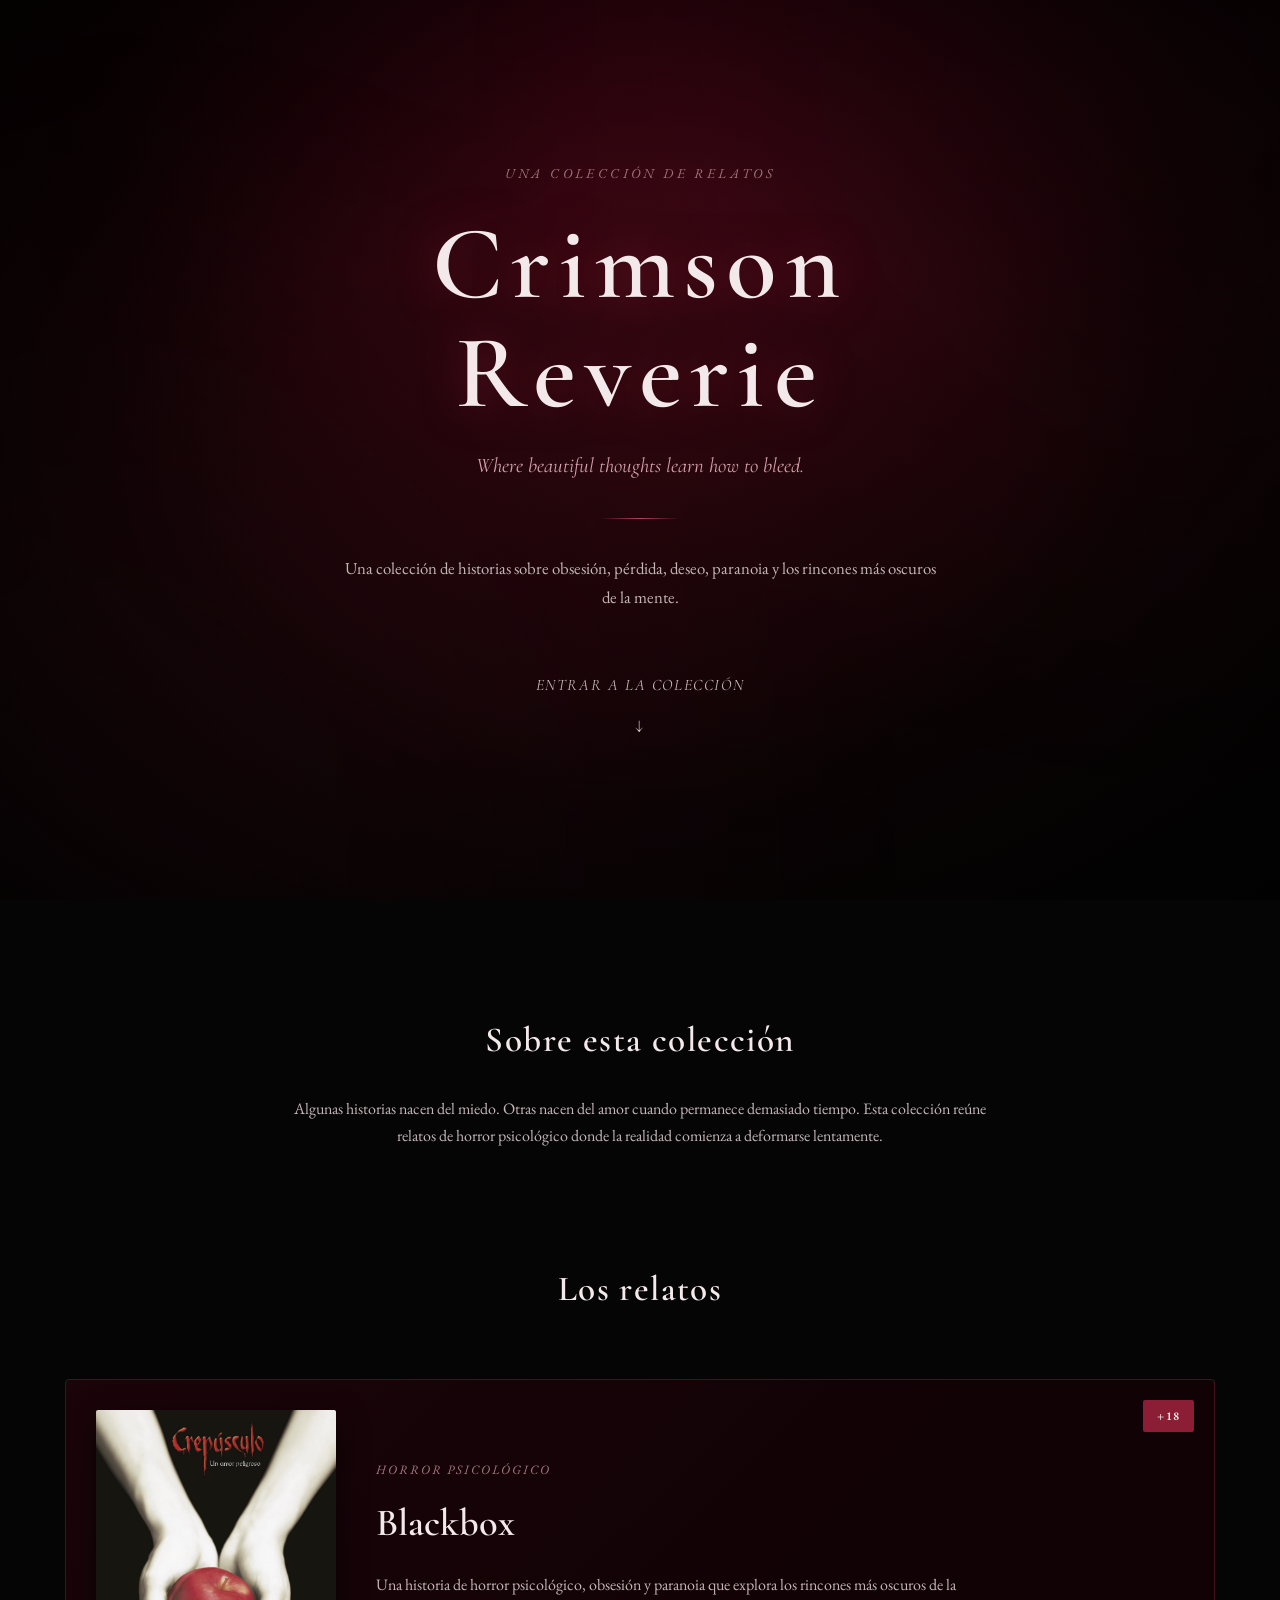
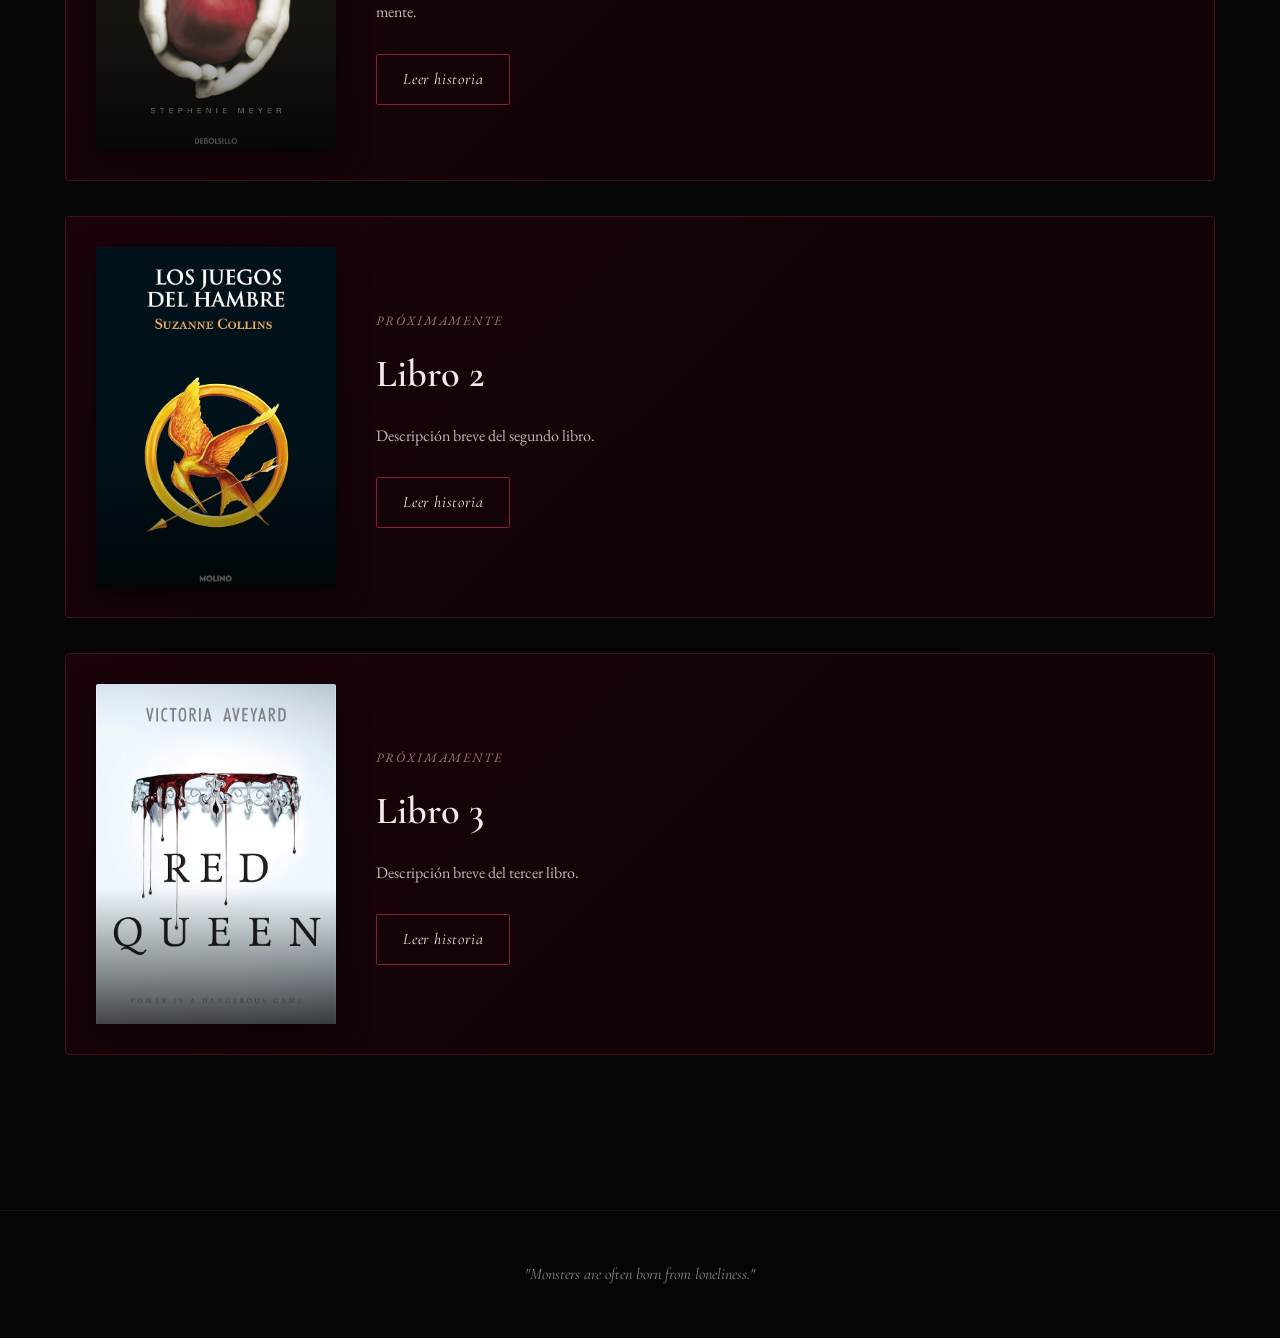
<file: pages/index.html>
<!DOCTYPE html>
<html lang="es">

<head>
    <meta charset="UTF-8">
    <meta name="viewport" content="width=device-width, initial-scale=1.0">
    <title>Crimson Reverie</title>
    <link rel="preconnect" href="https://fonts.googleapis.com">
    <link rel="preconnect" href="https://fonts.gstatic.com" crossorigin>
    <link href="https://fonts.googleapis.com/css2?family=Cormorant+Garamond:ital,wght@0,400;0,600;1,400&family=EB+Garamond:ital@0;1&display=swap" rel="stylesheet">
    <link rel="stylesheet" href="../css/style.css">
</head>

<body>

    <header class="hero">

        <div class="hero-fog"></div>
        <div class="hero-vignette"></div>

        <div class="hero-content">

            <span class="eyebrow">Una colección de relatos</span>

            <h1>Crimson<br>Reverie</h1>

            <p class="subtitle">
                Where beautiful thoughts learn how to bleed.
            </p>

            <div class="divider"></div>

            <p class="description">
                Una colección de historias sobre obsesión, pérdida,
                deseo, paranoia y los rincones más oscuros de la mente.
            </p>

            <a href="#books" class="hero-cta">
                Entrar a la colección
                <span class="hero-cta-arrow">↓</span>
            </a>
        </div>

    </header>

    <main>

        <section class="about">

            <h2>Sobre esta colección</h2>

            <p>
                Algunas historias nacen del miedo.
                Otras nacen del amor cuando permanece demasiado tiempo.
                Esta colección reúne relatos de horror psicológico
                donde la realidad comienza a deformarse lentamente.
            </p>

        </section>

        <section class="books" id="books">

            <h2 class="books-title">Los relatos</h2>

            <!-- LIBRO 1 -->
            <article class="book-card">

                <span class="adult-badge">+18</span>

                <div class="book-cover">
                    <img src="../img/libro1.jpg" alt="Portada de Blackbox">
                </div>

                <div class="book-info">

                    <span class="book-genre">Horror psicológico</span>
                    <h3>Blackbox</h3>

                    <p>
                        Una historia de horror psicológico, obsesión y paranoia
                        que explora los rincones más oscuros de la mente.
                    </p>

                    <a href="./libro1.html" class="btn-leer" id="libro18">
                        Leer historia
                    </a>

                </div>

            </article>

            <!-- LIBRO 2 -->
            <article class="book-card">

                <div class="book-cover">
                    <img src="../img/libro2.jpg" alt="Portada Libro 2">
                </div>

                <div class="book-info">

                    <span class="book-genre">Próximamente</span>
                    <h3>Libro 2</h3>

                    <p>
                        Descripción breve del segundo libro.
                    </p>

                    <a href="./libro2.html" class="btn-leer">
                        Leer historia
                    </a>

                </div>

            </article>

            <!-- LIBRO 3 -->
            <article class="book-card">

                <div class="book-cover">
                    <img src="../img/libro3.jpg" alt="Portada Libro 3">
                </div>

                <div class="book-info">

                    <span class="book-genre">Próximamente</span>
                    <h3>Libro 3</h3>

                    <p>
                        Descripción breve del tercer libro.
                    </p>

                    <a href="./libro3.html" class="btn-leer">
                        Leer historia
                    </a>

                </div>

            </article>

        </section>

        <!-- MODAL +18 -->
        <div id="adultModal" class="modal">

            <div class="modal-content">

                <h2>⚠ Contenido para adultos</h2>

                <p>
                    Esta obra contiene temas de horror psicológico,
                    violencia, manipulación emocional y situaciones
                    que pueden resultar perturbadoras.

                    <br><br>

                    Este contenido está destinado exclusivamente
                    para personas mayores de 18 años.

                    <br><br>

                    ¿Confirmas que eres mayor de edad?
                </p>

                <div class="modal-buttons">

                    <button id="btnSi">
                        Sí, soy mayor de edad
                    </button>

                    <button id="btnNo">
                        No
                    </button>

                </div>

            </div>

        </div>

    </main>

    <footer>

        <p>
            "Monsters are often born from loneliness."
        </p>

    </footer>

    <script src="../js/script.js"></script>

</body>

</html>
</file>
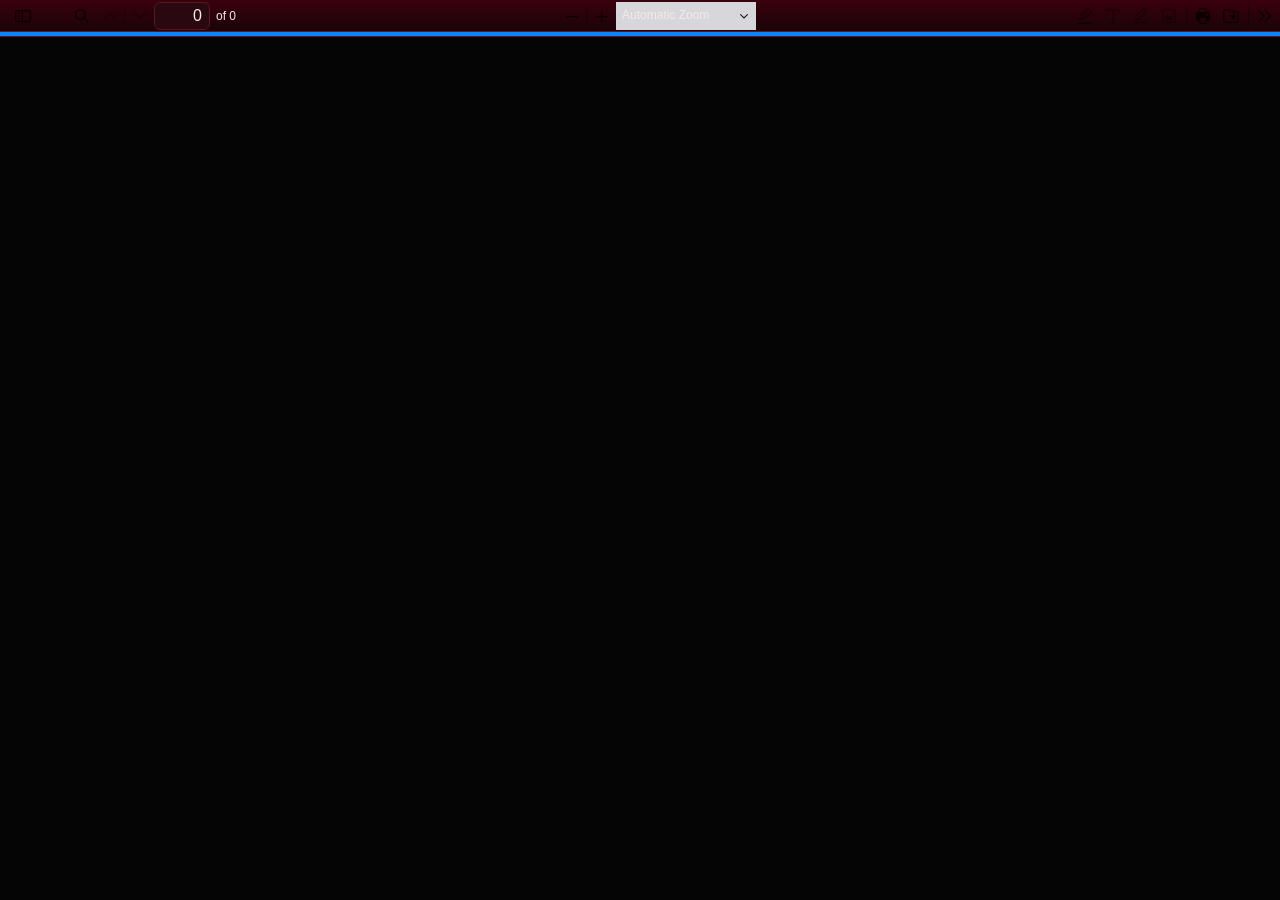
<file: pdfjs/web/viewer.html>
﻿<!doctype html>
<!--
Copyright 2012 Mozilla Foundation

Licensed under the Apache License, Version 2.0 (the "License");
you may not use this file except in compliance with the License.
You may obtain a copy of the License at

    http://www.apache.org/licenses/LICENSE-2.0

Unless required by applicable law or agreed to in writing, software
distributed under the License is distributed on an "AS IS" BASIS,
WITHOUT WARRANTIES OR CONDITIONS OF ANY KIND, either express or implied.
See the License for the specific language governing permissions and
limitations under the License.

Adobe CMap resources are covered by their own copyright but the same license:

    Copyright 1990-2015 Adobe Systems Incorporated.

See https://github.com/adobe-type-tools/cmap-resources
-->
<html dir="ltr" mozdisallowselectionprint>
  <head>
    <meta charset="utf-8" />
    <meta name="viewport" content="width=device-width, initial-scale=1, maximum-scale=1" />
    <meta name="google" content="notranslate" />
    <title>PDF.js viewer</title>

    <!--
      The print service injects an inline <style>@page { size: … }</style>
      at print time (web/pdf_print_service.js, web/firefox_print_service.js)
      to match the PDF's page dimensions. Since the size varies per PDF the
      content can't be pre-hashed, so style-src-elem allows 'unsafe-inline'.
      Inline style="…" attributes stay blocked via style-src (no fallback).
    -->
  <meta
      http-equiv="Content-Security-Policy"
      content="default-src 'none'; script-src 'self' 'wasm-unsafe-eval'; worker-src 'self' blob:; style-src 'self'; style-src-elem 'self' 'unsafe-inline'; img-src 'self' blob: data:; font-src 'self' data:; connect-src * blob: data:; base-uri 'none'; form-action 'none';"
    />

<!-- This snippet is used in production (included from viewer.html) -->
<link rel="resource" type="application/l10n" href="locale/locale.json" />
<script src="../build/pdf.mjs" type="module"></script>

    <link rel="stylesheet" href="viewer.css" />
    <link rel="stylesheet" href="custom-theme.css">

  <script src="viewer.mjs" type="module"></script>
  </head>

  <body tabindex="0">
    <div id="outerContainer">
      <span id="viewer-alert" class="visuallyHidden" role="alert"></span>

      <div id="mainContainer">
        <div class="toolbar">
          <div id="toolbarContainer">
            <div id="toolbarViewer" class="toolbarHorizontalGroup">
              <div id="toolbarViewerLeft" class="toolbarHorizontalGroup">
                <button
                  id="viewsManagerToggleButton"
                  class="toolbarButton"
                  type="button"
                  tabindex="0"
                  data-l10n-id="pdfjs-toggle-views-manager-button1"
                  aria-expanded="false"
                  aria-haspopup="true"
                  aria-controls="viewsManager"
                >
                  <span data-l10n-id="pdfjs-toggle-views-manager-button1-label"></span>
                </button>
                <div
                  id="viewsManager"
                  class="menuContainer sidebar"
                  hidden="true"
                  role="dialog"
                  aria-describedby="viewsManagerHeaderLabel"
                  data-l10n-id="pdfjs-views-manager-sidebar"
                >
                  <div id="viewsManagerHeader">
                    <div id="viewsManagerTitle">
                      <div id="viewsManagerSelector">
                        <button
                          class="toolbarButton viewsManagerButton hasPopupMenu"
                          type="button"
                          id="viewsManagerSelectorButton"
                          tabindex="0"
                          data-l10n-id="pdfjs-views-manager-view-selector-button"
                          aria-expanded="false"
                          aria-haspopup="listbox"
                          aria-controls="viewsManagerSelectorOptions"
                        >
                          <span data-l10n-id="pdfjs-views-manager-view-selector-button-label"></span>
                        </button>
                        <menu id="viewsManagerSelectorOptions" role="listbox" class="popupMenu withMark">
                          <button id="thumbnailsViewMenu" role="option" type="button" tabindex="-1">
                            <span data-l10n-id="pdfjs-views-manager-pages-option-label"></span>
                          </button>
                          <button id="outlinesViewMenu" role="option" type="button" tabindex="-1">
                            <span data-l10n-id="pdfjs-views-manager-outlines-option-label"></span>
                          </button>
                          <button id="attachmentsViewMenu" role="option" type="button" tabindex="-1">
                            <span data-l10n-id="pdfjs-views-manager-attachments-option-label"></span>
                          </button>
                          <button id="layersViewMenu" role="option" type="button" tabindex="-1">
                            <span data-l10n-id="pdfjs-views-manager-layers-option-label"></span>
                          </button>
                        </menu>
                      </div>
                      <span id="viewsManagerHeaderLabel" class="viewsManagerLabel" role="heading" aria-level="2"></span>
                      <button
                        id="viewsManagerAddFileButton"
                        class="toolbarButton viewsManagerButton"
                        type="button"
                        tabindex="0"
                        data-l10n-id="pdfjs-views-manager-add-file-button"
                        hidden="true"
                      >
                        <span data-l10n-id="pdfjs-views-manager-add-file-button-label"></span>
                        <input id="viewsManagerAddFilePicker" type="file" accept="application/pdf,image/*" multiple />
                      </button>
                      <button
                        id="viewsManagerCurrentOutlineButton"
                        class="toolbarButton viewsManagerButton"
                        type="button"
                        tabindex="0"
                        data-l10n-id="pdfjs-current-outline-item-button"
                        hidden="true"
                      >
                        <span data-l10n-id="pdfjs-current-outline-item-button-label"></span>
                      </button>
                    </div>
                    <div id="viewsManagerStatus">
                      <div id="viewsManagerStatusAction">
                        <span id="viewsManagerStatusActionLabelContainer" class="viewsManagerStatusLabel">
                          <button
                            id="viewsManagerStatusActionDeselectButton"
                            class="hidden"
                            type="button"
                            tabindex="0"
                            role="checkbox"
                            aria-checked="true"
                            aria-labelledby="viewsManagerStatusActionLabel"
                          ></button>
                          <span
                            id="viewsManagerStatusActionLabel"
                            class="viewsManagerStatusLabel"
                            data-l10n-id="pdfjs-views-manager-pages-status-none-action-label"
                          ></span>
                        </span>
                        <div id="actionSelector">
                          <button
                            id="viewsManagerStatusActionButton"
                            class="viewsManagerButton hasPopupMenu"
                            type="button"
                            tabindex="0"
                            aria-haspopup="menu"
                            aria-controls="viewsManagerStatusActionOptions"
                            aria-expanded="false"
                          >
                            <span data-l10n-id="pdfjs-views-manager-pages-status-action-button-label"></span>
                          </button>
                          <menu id="viewsManagerStatusActionOptions" class="popupMenu">
                            <button id="viewsManagerStatusActionCopy" class="noIcon" role="menuitem" type="button" tabindex="-1" disabled>
                              <span data-l10n-id="pdfjs-views-manager-pages-status-copy-button-label"></span>
                            </button>
                            <button id="viewsManagerStatusActionCut" class="noIcon" role="menuitem" type="button" tabindex="-1" disabled>
                              <span data-l10n-id="pdfjs-views-manager-pages-status-cut-button-label"></span>
                            </button>
                            <button id="viewsManagerStatusActionDelete" class="noIcon" role="menuitem" type="button" tabindex="-1" disabled>
                              <span data-l10n-id="pdfjs-views-manager-pages-status-delete-button-label"></span>
                            </button>
                            <button id="viewsManagerStatusActionExport" class="noIcon" role="menuitem" type="button" tabindex="-1" disabled>
                              <span data-l10n-id="pdfjs-views-manager-pages-status-export-selected-button-label"></span>
                            </button>
                          </menu>
                        </div>
                      </div>
                      <div id="viewsManagerStatusUndo" class="hidden">
                        <span id="viewsManagerStatusUndoLabel" class="viewsManagerStatusLabel"></span>
                        <div>
                          <button id="viewsManagerStatusUndoButton" class="viewsManagerButton" type="button" tabindex="0">
                            <span data-l10n-id="pdfjs-views-manager-status-undo-button-label"></span>
                          </button>
                          <button
                            id="viewsManagerStatusUndoCloseButton"
                            class="toolbarButton viewsManagerButton viewsCloseButton"
                            type="button"
                            tabindex="0"
                            data-l10n-id="pdfjs-views-manager-status-close-button"
                          >
                            <span data-l10n-id="pdfjs-views-manager-status-close-button-label"></span>
                          </button>
                        </div>
                      </div>
                      <div id="viewsManagerStatusWarning" class="hidden">
                        <span id="viewsManagerStatusWarningLabel" class="viewsManagerStatusLabel"></span>
                        <button
                          id="viewsManagerStatusWarningCloseButton"
                          class="toolbarButton viewsManagerButton viewsCloseButton"
                          type="button"
                          tabindex="0"
                          data-l10n-id="pdfjs-views-manager-status-close-button"
                        >
                          <span data-l10n-id="pdfjs-views-manager-status-close-button-label"></span>
                        </button>
                      </div>
                      <div id="viewsManagerStatusWaiting" class="hidden">
                        <span id="viewsManagerStatusWaitingLabel" class="viewsManagerStatusLabel"></span>
                        <button
                          id="viewsManagerStatusWaitingCloseButton"
                          class="toolbarButton viewsManagerButton viewsCloseButton"
                          type="button"
                          tabindex="0"
                          data-l10n-id="pdfjs-views-manager-status-close-button"
                        >
                          <span data-l10n-id="pdfjs-views-manager-status-close-button-label"></span>
                        </button>
                      </div>
                    </div>
                  </div>
                  <div id="viewsManagerContent" tabindex="-1">
                    <div id="thumbnailsView" class="thumbnailsView hidden" tabindex="-1"></div>
                    <div id="outlinesView" class="treeView hidden"></div>
                    <div id="attachmentsView" class="hidden"></div>
                    <div id="layersView" class="treeView hidden"></div>
                  </div>
                  <div
                    id="viewsManagerResizer"
                    class="sidebarResizer"
                    role="separator"
                    aria-controls="viewsManager"
                    tabindex="0"
                    data-l10n-id="pdfjs-views-manager-sidebar-resizer"
                  ></div>
                </div>
                <!-- sidebarContainer -->

                <div class="toolbarButtonSpacer"></div>
                <div class="toolbarButtonWithContainer">
                  <button
                    id="viewFindButton"
                    class="toolbarButton"
                    type="button"
                    tabindex="0"
                    data-l10n-id="pdfjs-findbar-button"
                    aria-expanded="false"
                    aria-controls="findbar"
                  >
                    <span data-l10n-id="pdfjs-findbar-button-label"></span>
                  </button>
                  <div class="hidden doorHanger toolbarHorizontalGroup" id="findbar">
                    <div id="findInputContainer" class="toolbarHorizontalGroup">
                      <span class="loadingInput end toolbarHorizontalGroup">
                        <input id="findInput" class="toolbarField" tabindex="0" data-l10n-id="pdfjs-find-input" aria-invalid="false" />
                      </span>
                      <div class="toolbarHorizontalGroup">
                        <button id="findPreviousButton" class="toolbarButton" type="button" tabindex="0" data-l10n-id="pdfjs-find-previous-button">
                          <span data-l10n-id="pdfjs-find-previous-button-label"></span>
                        </button>
                        <div class="splitToolbarButtonSeparator"></div>
                        <button id="findNextButton" class="toolbarButton" type="button" tabindex="0" data-l10n-id="pdfjs-find-next-button">
                          <span data-l10n-id="pdfjs-find-next-button-label"></span>
                        </button>
                      </div>
                    </div>

                    <div id="findbarOptionsOneContainer" class="toolbarHorizontalGroup">
                      <div class="toggleButton toolbarLabel">
                        <input type="checkbox" id="findHighlightAll" tabindex="0" />
                        <label for="findHighlightAll" data-l10n-id="pdfjs-find-highlight-checkbox"></label>
                      </div>
                      <div class="toggleButton toolbarLabel">
                        <input type="checkbox" id="findMatchCase" tabindex="0" />
                        <label for="findMatchCase" data-l10n-id="pdfjs-find-match-case-checkbox-label"></label>
                      </div>
                    </div>
                    <div id="findbarOptionsTwoContainer" class="toolbarHorizontalGroup">
                      <div class="toggleButton toolbarLabel">
                        <input type="checkbox" id="findMatchDiacritics" tabindex="0" />
                        <label for="findMatchDiacritics" data-l10n-id="pdfjs-find-match-diacritics-checkbox-label"></label>
                      </div>
                      <div class="toggleButton toolbarLabel">
                        <input type="checkbox" id="findEntireWord" tabindex="0" />
                        <label for="findEntireWord" data-l10n-id="pdfjs-find-entire-word-checkbox-label"></label>
                      </div>
                    </div>

                    <div id="findbarMessageContainer" class="toolbarHorizontalGroup" aria-live="polite">
                      <span id="findResultsCount" class="toolbarLabel"></span>
                      <span id="findMsg" class="toolbarLabel"></span>
                    </div>
                  </div>
                  <!-- findbar -->
                </div>
                <div class="toolbarHorizontalGroup hiddenSmallView">
                  <button class="toolbarButton" type="button" id="previous" tabindex="0" data-l10n-id="pdfjs-previous-button">
                    <span data-l10n-id="pdfjs-previous-button-label"></span>
                  </button>
                  <div class="splitToolbarButtonSeparator"></div>
                  <button class="toolbarButton" type="button" id="next" tabindex="0" data-l10n-id="pdfjs-next-button">
                    <span data-l10n-id="pdfjs-next-button-label"></span>
                  </button>
                </div>
                <div class="toolbarHorizontalGroup">
                  <span class="loadingInput start toolbarHorizontalGroup">
                    <input
                      type="number"
                      id="pageNumber"
                      class="toolbarField"
                      value="1"
                      min="1"
                      tabindex="0"
                      data-l10n-id="pdfjs-page-input"
                      autocomplete="off"
                    />
                  </span>
                  <span id="numPages" class="toolbarLabel"></span>
                </div>
              </div>
              <div id="toolbarViewerMiddle" class="toolbarHorizontalGroup">
                <div class="toolbarHorizontalGroup">
                  <button id="zoomOutButton" class="toolbarButton" type="button" tabindex="0" data-l10n-id="pdfjs-zoom-out-button">
                    <span data-l10n-id="pdfjs-zoom-out-button-label"></span>
                  </button>
                  <div class="splitToolbarButtonSeparator"></div>
                  <button id="zoomInButton" class="toolbarButton" type="button" tabindex="0" data-l10n-id="pdfjs-zoom-in-button">
                    <span data-l10n-id="pdfjs-zoom-in-button-label"></span>
                  </button>
                </div>
                <span id="scaleSelectContainer" class="dropdownToolbarButton">
                  <select id="scaleSelect" tabindex="0" data-l10n-id="pdfjs-zoom-select">
                    <option id="pageAutoOption" value="auto" selected="selected" data-l10n-id="pdfjs-page-scale-auto"></option>
                    <option id="pageActualOption" value="page-actual" data-l10n-id="pdfjs-page-scale-actual"></option>
                    <option id="pageFitOption" value="page-fit" data-l10n-id="pdfjs-page-scale-fit"></option>
                    <option id="pageWidthOption" value="page-width" data-l10n-id="pdfjs-page-scale-width"></option>
                    <option
                      id="customScaleOption"
                      value="custom"
                      disabled="disabled"
                      hidden="true"
                      data-l10n-id="pdfjs-page-scale-percent"
                      data-l10n-args='{ "scale": 0 }'
                    ></option>
                    <option value="0.5" data-l10n-id="pdfjs-page-scale-percent" data-l10n-args='{ "scale": 50 }'></option>
                    <option value="0.75" data-l10n-id="pdfjs-page-scale-percent" data-l10n-args='{ "scale": 75 }'></option>
                    <option value="1" data-l10n-id="pdfjs-page-scale-percent" data-l10n-args='{ "scale": 100 }'></option>
                    <option value="1.25" data-l10n-id="pdfjs-page-scale-percent" data-l10n-args='{ "scale": 125 }'></option>
                    <option value="1.5" data-l10n-id="pdfjs-page-scale-percent" data-l10n-args='{ "scale": 150 }'></option>
                    <option value="2" data-l10n-id="pdfjs-page-scale-percent" data-l10n-args='{ "scale": 200 }'></option>
                    <option value="3" data-l10n-id="pdfjs-page-scale-percent" data-l10n-args='{ "scale": 300 }'></option>
                    <option value="4" data-l10n-id="pdfjs-page-scale-percent" data-l10n-args='{ "scale": 400 }'></option>
                  </select>
                </span>
              </div>
              <div id="toolbarViewerRight" class="toolbarHorizontalGroup">
                <div id="editorModeButtons" class="toolbarHorizontalGroup">
                  <div id="editorComment" class="toolbarButtonWithContainer" hidden="true">
                    <button
                      id="editorCommentButton"
                      class="toolbarButton"
                      type="button"
                      tabindex="0"
                      disabled="disabled"
                      aria-expanded="false"
                      aria-haspopup="true"
                      aria-controls="editorCommentParamsToolbar"
                      data-l10n-id="pdfjs-editor-comment-button"
                    >
                      <span data-l10n-id="pdfjs-editor-comment-button-label"></span>
                    </button>
                    <div class="editorParamsToolbar hidden menu" id="editorCommentParamsToolbar">
                      <div id="editorCommentsSidebar" class="menuContainer comment sidebar" role="landmark" aria-labelledby="editorCommentsSidebarHeader">
                        <div id="editorCommentsSidebarResizer" class="sidebarResizer" role="separator" aria-controls="editorCommentsSidebar" tabindex="0"></div>
                        <div id="editorCommentsSidebarHeader" role="heading" aria-level="2">
                          <span class="commentCount">
                            <span id="editorCommentsSidebarTitle" data-l10n-id="pdfjs-editor-comments-sidebar-title" data-l10n-args='{ "count": 0 }'></span>
                            <span id="editorCommentsSidebarCount"></span>
                          </span>
                          <button id="editorCommentsSidebarCloseButton" type="button" tabindex="0" data-l10n-id="pdfjs-editor-comments-sidebar-close-button">
                            <span data-l10n-id="pdfjs-editor-comments-sidebar-close-button-label"></span>
                          </button>
                        </div>
                        <div id="editorCommentsSidebarListContainer" tabindex="-1">
                          <ul id="editorCommentsSidebarList"></ul>
                        </div>
                      </div>
                    </div>
                  </div>
                  <div id="editorSignature" class="toolbarButtonWithContainer" hidden="true">
                    <button
                      id="editorSignatureButton"
                      class="toolbarButton"
                      type="button"
                      tabindex="0"
                      disabled="disabled"
                      aria-expanded="false"
                      aria-haspopup="true"
                      aria-controls="editorSignatureParamsToolbar"
                      data-l10n-id="pdfjs-editor-signature-button"
                    >
                      <span data-l10n-id="pdfjs-editor-signature-button-label"></span>
                    </button>
                    <div class="editorParamsToolbar hidden doorHangerRight menu" id="editorSignatureParamsToolbar">
                      <div id="addSignatureDoorHanger" class="menuContainer" role="region" data-l10n-id="pdfjs-editor-add-signature-container">
                        <button
                          id="editorSignatureAddSignature"
                          class="toolbarButton labeled"
                          type="button"
                          tabindex="0"
                          data-l10n-id="pdfjs-editor-signature-add-signature-button"
                        >
                          <span data-l10n-id="pdfjs-editor-signature-add-signature-button-label" class="editorParamsLabel"></span>
                        </button>
                      </div>
                    </div>
                  </div>
                  <div id="editorHighlight" class="toolbarButtonWithContainer">
                    <button
                      id="editorHighlightButton"
                      class="toolbarButton"
                      type="button"
                      disabled="disabled"
                      aria-expanded="false"
                      aria-haspopup="true"
                      aria-controls="editorHighlightParamsToolbar"
                      tabindex="0"
                      data-l10n-id="pdfjs-editor-highlight-button"
                    >
                      <span data-l10n-id="pdfjs-editor-highlight-button-label"></span>
                    </button>
                    <div class="editorParamsToolbar hidden doorHangerRight" id="editorHighlightParamsToolbar">
                      <div id="highlightParamsToolbarContainer" class="editorParamsToolbarContainer">
                        <div id="editorHighlightColorPicker" class="colorPicker">
                          <span id="highlightColorPickerLabel" class="editorParamsLabel" data-l10n-id="pdfjs-editor-highlight-colorpicker-label"></span>
                        </div>
                        <div id="editorHighlightThickness">
                          <label
                            for="editorFreeHighlightThickness"
                            class="editorParamsLabel"
                            data-l10n-id="pdfjs-editor-free-highlight-thickness-input"
                          ></label>
                          <div class="thicknessPicker">
                            <input
                              type="range"
                              id="editorFreeHighlightThickness"
                              class="editorParamsSlider"
                              data-l10n-id="pdfjs-editor-free-highlight-thickness-title"
                              value="12"
                              min="8"
                              max="24"
                              step="1"
                              tabindex="0"
                            />
                          </div>
                        </div>
                        <div id="editorHighlightVisibility">
                          <div class="divider"></div>
                          <div class="toggler">
                            <label for="editorHighlightShowAll" class="editorParamsLabel" data-l10n-id="pdfjs-editor-highlight-show-all-button-label"></label>
                            <button
                              id="editorHighlightShowAll"
                              class="toggle-button"
                              type="button"
                              data-l10n-id="pdfjs-editor-highlight-show-all-button"
                              aria-pressed="true"
                              tabindex="0"
                            ></button>
                          </div>
                        </div>
                      </div>
                    </div>
                  </div>
                  <div id="editorFreeText" class="toolbarButtonWithContainer">
                    <button
                      id="editorFreeTextButton"
                      class="toolbarButton"
                      type="button"
                      disabled="disabled"
                      aria-expanded="false"
                      aria-haspopup="true"
                      aria-controls="editorFreeTextParamsToolbar"
                      tabindex="0"
                      data-l10n-id="pdfjs-editor-free-text-button"
                    >
                      <span data-l10n-id="pdfjs-editor-free-text-button-label"></span>
                    </button>
                    <div class="editorParamsToolbar hidden doorHangerRight" id="editorFreeTextParamsToolbar">
                      <div class="editorParamsToolbarContainer">
                        <div class="editorParamsSetter">
                          <label for="editorFreeTextColor" class="editorParamsLabel" data-l10n-id="pdfjs-editor-free-text-color-input"></label>
                          <input type="color" id="editorFreeTextColor" class="editorParamsColor" tabindex="0" />
                        </div>
                        <div class="editorParamsSetter">
                          <label for="editorFreeTextFontSize" class="editorParamsLabel" data-l10n-id="pdfjs-editor-free-text-size-input"></label>
                          <input type="range" id="editorFreeTextFontSize" class="editorParamsSlider" value="10" min="5" max="100" step="1" tabindex="0" />
                        </div>
                      </div>
                    </div>
                  </div>
                  <div id="editorInk" class="toolbarButtonWithContainer">
                    <button
                      id="editorInkButton"
                      class="toolbarButton"
                      type="button"
                      disabled="disabled"
                      aria-expanded="false"
                      aria-haspopup="true"
                      aria-controls="editorInkParamsToolbar"
                      tabindex="0"
                      data-l10n-id="pdfjs-editor-ink-button"
                    >
                      <span data-l10n-id="pdfjs-editor-ink-button-label"></span>
                    </button>
                    <div class="editorParamsToolbar hidden doorHangerRight" id="editorInkParamsToolbar">
                      <div class="editorParamsToolbarContainer">
                        <div class="editorParamsSetter">
                          <label for="editorInkColor" class="editorParamsLabel" data-l10n-id="pdfjs-editor-ink-color-input"></label>
                          <input type="color" id="editorInkColor" class="editorParamsColor" tabindex="0" />
                        </div>
                        <div class="editorParamsSetter">
                          <label for="editorInkThickness" class="editorParamsLabel" data-l10n-id="pdfjs-editor-ink-thickness-input"></label>
                          <input type="range" id="editorInkThickness" class="editorParamsSlider" value="1" min="1" max="20" step="1" tabindex="0" />
                        </div>
                        <div class="editorParamsSetter">
                          <label for="editorInkOpacity" class="editorParamsLabel" data-l10n-id="pdfjs-editor-ink-opacity-input"></label>
                          <input type="range" id="editorInkOpacity" class="editorParamsSlider" value="1" min="0.05" max="1" step="0.05" tabindex="0" />
                        </div>
                      </div>
                    </div>
                  </div>
                  <div id="editorStamp" class="toolbarButtonWithContainer">
                    <button
                      id="editorStampButton"
                      class="toolbarButton"
                      type="button"
                      disabled="disabled"
                      aria-expanded="false"
                      aria-haspopup="true"
                      aria-controls="editorStampParamsToolbar"
                      tabindex="0"
                      data-l10n-id="pdfjs-editor-stamp-button"
                    >
                      <span data-l10n-id="pdfjs-editor-stamp-button-label"></span>
                    </button>
                    <div class="editorParamsToolbar hidden doorHangerRight menu" id="editorStampParamsToolbar">
                      <div class="menuContainer">
                        <button
                          id="editorStampAddImage"
                          class="toolbarButton labeled"
                          type="button"
                          tabindex="0"
                          data-l10n-id="pdfjs-editor-stamp-add-image-button"
                        >
                          <span class="editorParamsLabel" data-l10n-id="pdfjs-editor-stamp-add-image-button-label"></span>
                        </button>
                      </div>
                    </div>
                  </div>
                </div>

                <div id="editorModeSeparator" class="verticalToolbarSeparator"></div>

                <div class="toolbarHorizontalGroup hiddenMediumView">
                  <button id="printButton" class="toolbarButton" type="button" tabindex="0" data-l10n-id="pdfjs-print-button">
                    <span data-l10n-id="pdfjs-print-button-label"></span>
                  </button>

                  <button id="downloadButton" class="toolbarButton" type="button" tabindex="0" data-l10n-id="pdfjs-save-button">
                    <span data-l10n-id="pdfjs-save-button-label"></span>
                  </button>
                </div>

                <div class="verticalToolbarSeparator hiddenMediumView"></div>

                <div id="secondaryToolbarToggle" class="toolbarButtonWithContainer">
                  <button
                    id="secondaryToolbarToggleButton"
                    class="toolbarButton"
                    type="button"
                    tabindex="0"
                    data-l10n-id="pdfjs-tools-button"
                    aria-expanded="false"
                    aria-haspopup="true"
                    aria-controls="secondaryToolbar"
                  >
                    <span data-l10n-id="pdfjs-tools-button-label"></span>
                  </button>
                  <div id="secondaryToolbar" class="hidden doorHangerRight menu">
                    <div id="secondaryToolbarButtonContainer" class="menuContainer">
                      <button id="secondaryOpenFile" class="toolbarButton labeled" type="button" tabindex="0" data-l10n-id="pdfjs-open-file-button">
                        <span data-l10n-id="pdfjs-open-file-button-label"></span>
                      </button>

                      <div class="visibleMediumView">
                        <button id="secondaryPrint" class="toolbarButton labeled" type="button" tabindex="0" data-l10n-id="pdfjs-print-button">
                          <span data-l10n-id="pdfjs-print-button-label"></span>
                        </button>

                        <button id="secondaryDownload" class="toolbarButton labeled" type="button" tabindex="0" data-l10n-id="pdfjs-save-button">
                          <span data-l10n-id="pdfjs-save-button-label"></span>
                        </button>

                      </div>

                      <div class="horizontalToolbarSeparator"></div>

                      <button id="presentationMode" class="toolbarButton labeled" type="button" tabindex="0" data-l10n-id="pdfjs-presentation-mode-button">
                        <span data-l10n-id="pdfjs-presentation-mode-button-label"></span>
                      </button>

                      <a href="#" id="viewBookmark" class="toolbarButton labeled" tabindex="0" data-l10n-id="pdfjs-bookmark-button">
                        <span data-l10n-id="pdfjs-bookmark-button-label"></span>
                      </a>

                      <div id="viewBookmarkSeparator" class="horizontalToolbarSeparator"></div>

                      <button id="firstPage" class="toolbarButton labeled" type="button" tabindex="0" data-l10n-id="pdfjs-first-page-button">
                        <span data-l10n-id="pdfjs-first-page-button-label"></span>
                      </button>
                      <button id="lastPage" class="toolbarButton labeled" type="button" tabindex="0" data-l10n-id="pdfjs-last-page-button">
                        <span data-l10n-id="pdfjs-last-page-button-label"></span>
                      </button>

                      <div class="horizontalToolbarSeparator"></div>

                      <button id="pageRotateCw" class="toolbarButton labeled" type="button" tabindex="0" data-l10n-id="pdfjs-page-rotate-cw-button">
                        <span data-l10n-id="pdfjs-page-rotate-cw-button-label"></span>
                      </button>
                      <button id="pageRotateCcw" class="toolbarButton labeled" type="button" tabindex="0" data-l10n-id="pdfjs-page-rotate-ccw-button">
                        <span data-l10n-id="pdfjs-page-rotate-ccw-button-label"></span>
                      </button>

                      <div class="horizontalToolbarSeparator"></div>

                      <div id="cursorToolButtons" role="radiogroup">
                        <button
                          id="cursorSelectTool"
                          class="toolbarButton labeled toggled"
                          type="button"
                          tabindex="0"
                          data-l10n-id="pdfjs-cursor-text-select-tool-button"
                          role="radio"
                          aria-checked="true"
                        >
                          <span data-l10n-id="pdfjs-cursor-text-select-tool-button-label"></span>
                        </button>
                        <button
                          id="cursorHandTool"
                          class="toolbarButton labeled"
                          type="button"
                          tabindex="0"
                          data-l10n-id="pdfjs-cursor-hand-tool-button"
                          role="radio"
                          aria-checked="false"
                        >
                          <span data-l10n-id="pdfjs-cursor-hand-tool-button-label"></span>
                        </button>
                      </div>

                      <div class="horizontalToolbarSeparator"></div>

                      <div id="scrollModeButtons" role="radiogroup">
                        <button
                          id="scrollPage"
                          class="toolbarButton labeled"
                          type="button"
                          tabindex="0"
                          data-l10n-id="pdfjs-scroll-page-button"
                          role="radio"
                          aria-checked="false"
                        >
                          <span data-l10n-id="pdfjs-scroll-page-button-label"></span>
                        </button>
                        <button
                          id="scrollVertical"
                          class="toolbarButton labeled toggled"
                          type="button"
                          tabindex="0"
                          data-l10n-id="pdfjs-scroll-vertical-button"
                          role="radio"
                          aria-checked="true"
                        >
                          <span data-l10n-id="pdfjs-scroll-vertical-button-label"></span>
                        </button>
                        <button
                          id="scrollHorizontal"
                          class="toolbarButton labeled"
                          type="button"
                          tabindex="0"
                          data-l10n-id="pdfjs-scroll-horizontal-button"
                          role="radio"
                          aria-checked="false"
                        >
                          <span data-l10n-id="pdfjs-scroll-horizontal-button-label"></span>
                        </button>
                        <button
                          id="scrollWrapped"
                          class="toolbarButton labeled"
                          type="button"
                          tabindex="0"
                          data-l10n-id="pdfjs-scroll-wrapped-button"
                          role="radio"
                          aria-checked="false"
                        >
                          <span data-l10n-id="pdfjs-scroll-wrapped-button-label"></span>
                        </button>
                      </div>

                      <div class="horizontalToolbarSeparator"></div>

                      <div id="spreadModeButtons" role="radiogroup">
                        <button
                          id="spreadNone"
                          class="toolbarButton labeled toggled"
                          type="button"
                          tabindex="0"
                          data-l10n-id="pdfjs-spread-none-button"
                          role="radio"
                          aria-checked="true"
                        >
                          <span data-l10n-id="pdfjs-spread-none-button-label"></span>
                        </button>
                        <button
                          id="spreadOdd"
                          class="toolbarButton labeled"
                          type="button"
                          tabindex="0"
                          data-l10n-id="pdfjs-spread-odd-button"
                          role="radio"
                          aria-checked="false"
                        >
                          <span data-l10n-id="pdfjs-spread-odd-button-label"></span>
                        </button>
                        <button
                          id="spreadEven"
                          class="toolbarButton labeled"
                          type="button"
                          tabindex="0"
                          data-l10n-id="pdfjs-spread-even-button"
                          role="radio"
                          aria-checked="false"
                        >
                          <span data-l10n-id="pdfjs-spread-even-button-label"></span>
                        </button>
                      </div>

                      <div id="imageAltTextSettingsSeparator" class="horizontalToolbarSeparator hidden"></div>
                      <button
                        id="imageAltTextSettings"
                        type="button"
                        class="toolbarButton labeled hidden"
                        tabindex="0"
                        data-l10n-id="pdfjs-image-alt-text-settings-button"
                        aria-controls="altTextSettingsDialog"
                      >
                        <span data-l10n-id="pdfjs-image-alt-text-settings-button-label"></span>
                      </button>

                      <div class="horizontalToolbarSeparator"></div>

                      <button
                        id="documentProperties"
                        class="toolbarButton labeled"
                        type="button"
                        tabindex="0"
                        data-l10n-id="pdfjs-document-properties-button"
                        aria-controls="documentPropertiesDialog"
                      >
                        <span data-l10n-id="pdfjs-document-properties-button-label"></span>
                      </button>
                    </div>
                  </div>
                  <!-- secondaryToolbar -->
                </div>
              </div>
            </div>
            <div id="loadingBar">
              <div class="progress">
                <div class="glimmer"></div>
              </div>
            </div>
          </div>
        </div>

        <div id="viewerContainer" tabindex="0">
          <div id="viewer" class="pdfViewer"></div>
        </div>
      </div>
      <!-- mainContainer -->

      <div id="dialogContainer">
        <dialog id="passwordDialog">
          <div class="row">
            <label for="password" id="passwordText" data-l10n-id="pdfjs-password-label"></label>
          </div>
          <div class="row">
            <input type="password" id="password" class="toolbarField" />
          </div>
          <div class="buttonRow">
            <button id="passwordCancel" class="dialogButton" type="button"><span data-l10n-id="pdfjs-password-cancel-button"></span></button>
            <button id="passwordSubmit" class="dialogButton" type="button"><span data-l10n-id="pdfjs-password-ok-button"></span></button>
          </div>
        </dialog>
        <dialog id="documentPropertiesDialog">
          <div class="row">
            <span id="fileNameLabel" data-l10n-id="pdfjs-document-properties-file-name"></span>
            <p id="fileNameField" aria-labelledby="fileNameLabel">-</p>
          </div>
          <div class="row">
            <span id="fileSizeLabel" data-l10n-id="pdfjs-document-properties-file-size"></span>
            <p id="fileSizeField" aria-labelledby="fileSizeLabel">-</p>
          </div>
          <div class="separator"></div>
          <div class="row">
            <span id="titleLabel" data-l10n-id="pdfjs-document-properties-title"></span>
            <p id="titleField" aria-labelledby="titleLabel">-</p>
          </div>
          <div class="row">
            <span id="authorLabel" data-l10n-id="pdfjs-document-properties-author"></span>
            <p id="authorField" aria-labelledby="authorLabel">-</p>
          </div>
          <div class="row">
            <span id="subjectLabel" data-l10n-id="pdfjs-document-properties-subject"></span>
            <p id="subjectField" aria-labelledby="subjectLabel">-</p>
          </div>
          <div class="row">
            <span id="keywordsLabel" data-l10n-id="pdfjs-document-properties-keywords"></span>
            <p id="keywordsField" aria-labelledby="keywordsLabel">-</p>
          </div>
          <div class="row">
            <span id="creationDateLabel" data-l10n-id="pdfjs-document-properties-creation-date"></span>
            <p id="creationDateField" aria-labelledby="creationDateLabel">-</p>
          </div>
          <div class="row">
            <span id="modificationDateLabel" data-l10n-id="pdfjs-document-properties-modification-date"></span>
            <p id="modificationDateField" aria-labelledby="modificationDateLabel">-</p>
          </div>
          <div class="row">
            <span id="creatorLabel" data-l10n-id="pdfjs-document-properties-creator"></span>
            <p id="creatorField" aria-labelledby="creatorLabel">-</p>
          </div>
          <div class="separator"></div>
          <div class="row">
            <span id="producerLabel" data-l10n-id="pdfjs-document-properties-producer"></span>
            <p id="producerField" aria-labelledby="producerLabel">-</p>
          </div>
          <div class="row">
            <span id="versionLabel" data-l10n-id="pdfjs-document-properties-version"></span>
            <p id="versionField" aria-labelledby="versionLabel">-</p>
          </div>
          <div class="row">
            <span id="pageCountLabel" data-l10n-id="pdfjs-document-properties-page-count"></span>
            <p id="pageCountField" aria-labelledby="pageCountLabel">-</p>
          </div>
          <div class="row">
            <span id="pageSizeLabel" data-l10n-id="pdfjs-document-properties-page-size"></span>
            <p id="pageSizeField" aria-labelledby="pageSizeLabel">-</p>
          </div>
          <div class="separator"></div>
          <div class="row">
            <span id="linearizedLabel" data-l10n-id="pdfjs-document-properties-linearized"></span>
            <p id="linearizedField" aria-labelledby="linearizedLabel">-</p>
          </div>
          <div class="buttonRow">
            <button id="documentPropertiesClose" class="dialogButton" type="button"><span data-l10n-id="pdfjs-document-properties-close-button"></span></button>
          </div>
        </dialog>
        <dialog class="dialog altText" id="altTextDialog" aria-labelledby="dialogLabel" aria-describedby="dialogDescription">
          <div id="altTextContainer" class="mainContainer">
            <div id="overallDescription">
              <span id="dialogLabel" data-l10n-id="pdfjs-editor-alt-text-dialog-label" class="title"></span>
              <span id="dialogDescription" data-l10n-id="pdfjs-editor-alt-text-dialog-description"></span>
            </div>
            <div id="addDescription">
              <div class="radio">
                <div class="radioButton">
                  <input type="radio" id="descriptionButton" name="altTextOption" tabindex="0" aria-describedby="descriptionAreaLabel" checked />
                  <label for="descriptionButton" data-l10n-id="pdfjs-editor-alt-text-add-description-label"></label>
                </div>
                <div class="radioLabel">
                  <span id="descriptionAreaLabel" data-l10n-id="pdfjs-editor-alt-text-add-description-description"></span>
                </div>
              </div>
              <div class="descriptionArea">
                <textarea id="descriptionTextarea" aria-labelledby="descriptionAreaLabel" data-l10n-id="pdfjs-editor-alt-text-textarea" tabindex="0"></textarea>
              </div>
            </div>
            <div id="markAsDecorative">
              <div class="radio">
                <div class="radioButton">
                  <input type="radio" id="decorativeButton" name="altTextOption" aria-describedby="decorativeLabel" />
                  <label for="decorativeButton" data-l10n-id="pdfjs-editor-alt-text-mark-decorative-label"></label>
                </div>
                <div class="radioLabel">
                  <span id="decorativeLabel" data-l10n-id="pdfjs-editor-alt-text-mark-decorative-description"></span>
                </div>
              </div>
            </div>
            <div id="buttons">
              <button id="altTextCancel" class="secondaryButton" type="button" tabindex="0">
                <span data-l10n-id="pdfjs-editor-alt-text-cancel-button"></span>
              </button>
              <button id="altTextSave" class="primaryButton" type="button" tabindex="0"><span data-l10n-id="pdfjs-editor-alt-text-save-button"></span></button>
            </div>
          </div>
        </dialog>
        <dialog class="dialog newAltText" id="newAltTextDialog" aria-labelledby="newAltTextTitle" aria-describedby="newAltTextDescription" tabindex="0">
          <div id="newAltTextContainer" class="mainContainer">
            <div class="title">
              <span id="newAltTextTitle" data-l10n-id="pdfjs-editor-new-alt-text-dialog-edit-label" role="sectionhead" tabindex="0"></span>
            </div>
            <div id="mainContent">
              <div id="descriptionAndSettings">
                <div id="descriptionInstruction">
                  <div id="newAltTextDescriptionContainer">
                    <div class="altTextSpinner" role="status" aria-live="polite"></div>
                    <textarea
                      id="newAltTextDescriptionTextarea"
                      aria-labelledby="descriptionAreaLabel"
                      data-l10n-id="pdfjs-editor-new-alt-text-textarea"
                      tabindex="0"
                    ></textarea>
                  </div>
                  <span id="newAltTextDescription" role="note" data-l10n-id="pdfjs-editor-new-alt-text-description"></span>
                  <div id="newAltTextDisclaimer" role="note">
                    <div>
                      <span data-l10n-id="pdfjs-editor-new-alt-text-disclaimer1"></span>
                      <a
                        href="https://support.mozilla.org/en-US/kb/pdf-alt-text"
                        target="_blank"
                        rel="noopener noreferrer"
                        id="newAltTextLearnMore"
                        data-l10n-id="pdfjs-editor-new-alt-text-disclaimer-learn-more-url"
                        tabindex="0"
                      ></a>
                    </div>
                  </div>
                </div>
                <div id="newAltTextCreateAutomatically" class="toggler">
                  <button id="newAltTextCreateAutomaticallyButton" class="toggle-button" type="button" aria-pressed="true" tabindex="0"></button>
                  <label
                    for="newAltTextCreateAutomaticallyButton"
                    class="togglerLabel"
                    data-l10n-id="pdfjs-editor-new-alt-text-create-automatically-button-label"
                  ></label>
                </div>
                <div id="newAltTextDownloadModel" class="hidden">
                  <span
                    id="newAltTextDownloadModelDescription"
                    data-l10n-id="pdfjs-editor-new-alt-text-ai-model-downloading-progress"
                    aria-valuemin="0"
                    data-l10n-args='{ "totalSize": 0, "downloadedSize": 0 }'
                  ></span>
                </div>
              </div>
              <div id="newAltTextImagePreview"></div>
            </div>
            <div id="newAltTextError" class="messageBar">
              <div>
                <div>
                  <span class="title" data-l10n-id="pdfjs-editor-new-alt-text-error-title"></span>
                  <span class="description" data-l10n-id="pdfjs-editor-new-alt-text-error-description"></span>
                </div>
                <button id="newAltTextCloseButton" class="closeButton" type="button" tabindex="0">
                  <span data-l10n-id="pdfjs-editor-new-alt-text-error-close-button"></span>
                </button>
              </div>
            </div>
            <div id="newAltTextButtons" class="dialogButtonsGroup">
              <button id="newAltTextCancel" type="button" class="secondaryButton hidden" tabindex="0">
                <span data-l10n-id="pdfjs-editor-alt-text-cancel-button"></span>
              </button>
              <button id="newAltTextNotNow" type="button" class="secondaryButton" tabindex="0">
                <span data-l10n-id="pdfjs-editor-new-alt-text-not-now-button"></span>
              </button>
              <button id="newAltTextSave" type="button" class="primaryButton" tabindex="0">
                <span data-l10n-id="pdfjs-editor-alt-text-save-button"></span>
              </button>
            </div>
          </div>
        </dialog>

        <dialog class="dialog" id="altTextSettingsDialog" aria-labelledby="altTextSettingsTitle">
          <div id="altTextSettingsContainer" class="mainContainer">
            <div class="title">
              <span id="altTextSettingsTitle" data-l10n-id="pdfjs-editor-alt-text-settings-dialog-label" role="sectionhead" tabindex="0" class="title"></span>
            </div>
            <div id="automaticAltText">
              <span data-l10n-id="pdfjs-editor-alt-text-settings-automatic-title"></span>
              <div id="automaticSettings">
                <div id="createModelSetting">
                  <div class="toggler">
                    <button id="createModelButton" type="button" class="toggle-button" aria-pressed="true" tabindex="0"></button>
                    <label for="createModelButton" class="togglerLabel" data-l10n-id="pdfjs-editor-alt-text-settings-create-model-button-label"></label>
                  </div>
                  <div id="createModelDescription" class="description">
                    <span data-l10n-id="pdfjs-editor-alt-text-settings-create-model-description"></span>
                    <a
                      href="https://support.mozilla.org/en-US/kb/pdf-alt-text"
                      target="_blank"
                      rel="noopener noreferrer"
                      id="altTextSettingsLearnMore"
                      data-l10n-id="pdfjs-editor-new-alt-text-disclaimer-learn-more-url"
                      tabindex="0"
                    ></a>
                  </div>
                </div>
              </div>
            </div>
            <div class="dialogSeparator"></div>
            <div id="altTextEditor">
              <span data-l10n-id="pdfjs-editor-alt-text-settings-editor-title"></span>
              <div id="showAltTextEditor">
                <div class="toggler">
                  <button id="showAltTextDialogButton" type="button" class="toggle-button" aria-pressed="true" tabindex="0"></button>
                  <label for="showAltTextDialogButton" class="togglerLabel" data-l10n-id="pdfjs-editor-alt-text-settings-show-dialog-button-label"></label>
                </div>
                <div id="showAltTextDialogDescription" class="description">
                  <span data-l10n-id="pdfjs-editor-alt-text-settings-show-dialog-description"></span>
                </div>
              </div>
            </div>
            <div id="buttons" class="dialogButtonsGroup">
              <button id="altTextSettingsCloseButton" type="button" class="primaryButton" tabindex="0">
                <span data-l10n-id="pdfjs-editor-alt-text-settings-close-button"></span>
              </button>
            </div>
          </div>
        </dialog>

        <dialog class="dialog signatureDialog" id="addSignatureDialog" aria-labelledby="addSignatureDialogLabel">
          <span id="addSignatureDialogLabel" data-l10n-id="pdfjs-editor-add-signature-dialog-label"></span>
          <div id="addSignatureContainer" class="mainContainer">
            <div class="title">
              <span role="sectionhead" data-l10n-id="pdfjs-editor-add-signature-dialog-title" tabindex="0"></span>
            </div>
            <div role="tablist" id="addSignatureOptions">
              <button
                id="addSignatureTypeButton"
                type="button"
                role="tab"
                aria-selected="true"
                aria-controls="addSignatureTypeContainer"
                data-l10n-id="pdfjs-editor-add-signature-type-button"
                tabindex="0"
              ></button>
              <button
                id="addSignatureDrawButton"
                type="button"
                role="tab"
                aria-selected="false"
                aria-controls="addSignatureDrawContainer"
                data-l10n-id="pdfjs-editor-add-signature-draw-button"
                tabindex="0"
              ></button>
              <button
                id="addSignatureImageButton"
                type="button"
                role="tab"
                aria-selected="false"
                aria-controls="addSignatureImageContainer"
                data-l10n-id="pdfjs-editor-add-signature-image-button"
                tabindex="-1"
              ></button>
            </div>
            <div id="addSignatureActionContainer" data-selected="type">
              <div id="addSignatureTypeContainer" role="tabpanel" aria-labelledby="addSignatureTypeButton">
                <input id="addSignatureTypeInput" type="text" data-l10n-id="pdfjs-editor-add-signature-type-input" tabindex="0" />
              </div>
              <div id="addSignatureDrawContainer" role="tabpanel" aria-labelledby="addSignatureDrawButton" tabindex="-1">
                <svg id="addSignatureDraw" xmlns="http://www.w3.org/2000/svg" aria-labelledby="addSignatureDrawPlaceholder"></svg>
                <span id="addSignatureDrawPlaceholder" data-l10n-id="pdfjs-editor-add-signature-draw-placeholder"></span>
                <div id="thickness">
                  <div>
                    <label for="addSignatureDrawThickness" data-l10n-id="pdfjs-editor-add-signature-draw-thickness-range-label"></label>
                    <input
                      type="range"
                      id="addSignatureDrawThickness"
                      min="1"
                      max="5"
                      step="1"
                      value="1"
                      data-l10n-id="pdfjs-editor-add-signature-draw-thickness-range"
                      data-l10n-args='{ "thickness": 1 }'
                      tabindex="0"
                    />
                  </div>
                </div>
              </div>
              <div id="addSignatureImageContainer" role="tabpanel" aria-labelledby="addSignatureImageButton" tabindex="-1">
                <svg id="addSignatureImage" xmlns="http://www.w3.org/2000/svg" aria-labelledby="addSignatureImagePlaceholder"></svg>
                <div id="addSignatureImagePlaceholder">
                  <span data-l10n-id="pdfjs-editor-add-signature-image-placeholder"></span>
                  <label id="addSignatureImageBrowse" for="addSignatureFilePicker" tabindex="0">
                    <a data-l10n-id="pdfjs-editor-add-signature-image-browse-link"></a>
                  </label>
                  <input id="addSignatureFilePicker" type="file" />
                </div>
              </div>
              <div id="addSignatureControls">
                <div id="horizontalContainer">
                  <div id="addSignatureDescriptionContainer">
                    <label for="addSignatureDescInput" data-l10n-id="pdfjs-editor-add-signature-description-label"></label>
                    <span id="addSignatureDescription" class="inputWithClearButton">
                      <input id="addSignatureDescInput" type="text" data-l10n-id="pdfjs-editor-add-signature-description-input" tabindex="0" />
                      <button class="clearInputButton" type="button" tabindex="0" aria-hidden="true"></button>
                    </span>
                  </div>
                  <button id="clearSignatureButton" type="button" data-l10n-id="pdfjs-editor-add-signature-clear-button" tabindex="0">
                    <span data-l10n-id="pdfjs-editor-add-signature-clear-button-label"></span>
                  </button>
                </div>
                <div id="addSignatureSaveContainer">
                  <input type="checkbox" id="addSignatureSaveCheckbox" />
                  <label for="addSignatureSaveCheckbox" data-l10n-id="pdfjs-editor-add-signature-save-checkbox"></label>
                  <span></span>
                  <span id="addSignatureSaveWarning" data-l10n-id="pdfjs-editor-add-signature-save-warning-message"></span>
                </div>
              </div>
              <div id="addSignatureError" hidden="true" class="messageBar">
                <div>
                  <div>
                    <span id="addSignatureErrorTitle" class="title" data-l10n-id="pdfjs-editor-add-signature-image-upload-error-title"></span>
                    <span id="addSignatureErrorDescription" class="description" data-l10n-id="pdfjs-editor-add-signature-image-upload-error-description"></span>
                  </div>
                  <button id="addSignatureErrorCloseButton" class="closeButton" type="button" tabindex="0">
                    <span data-l10n-id="pdfjs-editor-add-signature-error-close-button"></span>
                  </button>
                </div>
              </div>
              <div class="dialogButtonsGroup">
                <button id="addSignatureCancelButton" type="button" class="secondaryButton" tabindex="0">
                  <span data-l10n-id="pdfjs-editor-add-signature-cancel-button"></span>
                </button>
                <button id="addSignatureAddButton" type="button" class="primaryButton" disabled tabindex="0">
                  <span data-l10n-id="pdfjs-editor-add-signature-add-button"></span>
                </button>
              </div>
            </div>
          </div>
        </dialog>

        <dialog class="dialog signatureDialog" id="editSignatureDescriptionDialog" aria-labelledby="editSignatureDescriptionTitle">
          <div class="mainContainer">
            <div class="title">
              <span id="editSignatureDescriptionTitle" role="sectionhead" data-l10n-id="pdfjs-editor-edit-signature-dialog-title" tabindex="0"></span>
            </div>
            <div id="editSignatureDescriptionAndView">
              <div id="editSignatureDescriptionContainer">
                <label for="editSignatureDescInput" data-l10n-id="pdfjs-editor-add-signature-description-label"></label>
                <span id="editSignatureDescription" class="inputWithClearButton">
                  <input id="editSignatureDescInput" type="text" data-l10n-id="pdfjs-editor-add-signature-description-input" tabindex="0" />
                  <button class="clearInputButton" type="button" tabindex="0" aria-hidden="true"></button>
                </span>
              </div>
              <svg id="editSignatureView" xmlns="http://www.w3.org/2000/svg"></svg>
            </div>
            <div class="dialogButtonsGroup">
              <button id="editSignatureCancelButton" type="button" class="secondaryButton" tabindex="0">
                <span data-l10n-id="pdfjs-editor-add-signature-cancel-button"></span>
              </button>
              <button id="editSignatureUpdateButton" type="button" class="primaryButton" disabled tabindex="0">
                <span data-l10n-id="pdfjs-editor-edit-signature-update-button"></span>
              </button>
            </div>
          </div>
        </dialog>

        <dialog class="dialog commentManager" id="commentManagerDialog" aria-labelledby="commentManagerTitle">
          <div class="mainContainer">
            <div class="title" id="commentManagerToolbar">
              <span id="commentManagerTitle" role="sectionhead" data-l10n-id="pdfjs-editor-edit-comment-dialog-title-when-adding"></span>
            </div>
            <textarea id="commentManagerTextInput" data-l10n-id="pdfjs-editor-edit-comment-dialog-text-input" tabindex="0"></textarea>
            <div class="dialogButtonsGroup">
              <button id="commentManagerCancelButton" type="button" class="secondaryButton" tabindex="0">
                <span data-l10n-id="pdfjs-editor-edit-comment-dialog-cancel-button"></span>
              </button>
              <button id="commentManagerSaveButton" type="button" class="primaryButton" disabled tabindex="0">
                <span data-l10n-id="pdfjs-editor-edit-comment-dialog-save-button-when-adding"></span>
              </button>
            </div>
          </div>
        </dialog>

        <dialog id="printServiceDialog">
          <div class="row">
            <span data-l10n-id="pdfjs-print-progress-message"></span>
          </div>
          <div class="row">
            <progress value="0" max="100"></progress>
            <span data-l10n-id="pdfjs-print-progress-percent" data-l10n-args='{ "progress": 0 }' class="relative-progress">0%</span>
          </div>
          <div class="buttonRow">
            <button id="printCancel" class="dialogButton" type="button"><span data-l10n-id="pdfjs-print-progress-close-button"></span></button>
          </div>
        </dialog>
      </div>
      <!-- dialogContainer -->

      <div id="editorUndoBar" class="messageBar" role="status" aria-labelledby="editorUndoBarMessage" tabindex="-1" hidden>
        <div>
          <div>
            <span id="editorUndoBarMessage" class="description"></span>
          </div>
          <button id="editorUndoBarUndoButton" class="undoButton" type="button" tabindex="0" data-l10n-id="pdfjs-editor-undo-bar-undo-button">
            <span data-l10n-id="pdfjs-editor-undo-bar-undo-button-label"></span>
          </button>
          <button id="editorUndoBarCloseButton" class="closeButton" type="button" tabindex="0" data-l10n-id="pdfjs-editor-undo-bar-close-button">
            <span data-l10n-id="pdfjs-editor-undo-bar-close-button-label"></span>
          </button>
        </div>
      </div>
      <!-- editorUndoBar -->
    </div>
    <!-- outerContainer -->
    <div id="printContainer"></div>
  </body>
</html>
</file>
<file: css/style.css>
/* ========================= */
/* VARIABLES                 */
/* ========================= */

:root {
    --color-bg:          #050505;
    --color-bg-deep:     #0a0102;
    --color-crimson:     #8b1e35;
    --color-crimson-h:   #b8435f;
    --color-accent:      #d6a0aa;
    --color-text:        #f4e9ea;
    --color-text-muted:  #c4b5b8;
    --color-border:      #45111d;

    --font-display: 'Cormorant Garamond', Georgia, serif;
    --font-body: 'EB Garamond', Georgia, serif;
}

* {
    margin: 0;
    padding: 0;
    box-sizing: border-box;
}

body {
    background: var(--color-bg);
    color: var(--color-text);
    font-family: var(--font-body);
    line-height: 1.7;
}

/* ========================= */
/* HERO                      */
/* ========================= */

.hero {
    position: relative;
    min-height: 100vh;
    overflow: hidden;
    background:
        radial-gradient(ellipse at 50% 30%, rgba(139, 30, 53, .22), transparent 60%),
        radial-gradient(circle at top, #2a000a, #100204, #050505);
    display: flex;
    justify-content: center;
    align-items: center;
    text-align: center;
    padding: 40px;
}

/* Niebla ambiental sutil */
.hero-fog {
    position: absolute;
    inset: -20%;
    background:
        radial-gradient(circle at 20% 80%, rgba(139, 30, 53, .12), transparent 45%),
        radial-gradient(circle at 80% 20%, rgba(139, 30, 53, .10), transparent 40%);
    filter: blur(40px);
    animation: fogDrift 30s ease-in-out infinite alternate;
    pointer-events: none;
}

@keyframes fogDrift {
    from { transform: translate(0, 0) scale(1); }
    to   { transform: translate(3%, -4%) scale(1.08); }
}

/* Viñeta para enfocar el centro */
.hero-vignette {
    position: absolute;
    inset: 0;
    background: radial-gradient(ellipse at center, transparent 40%, rgba(0,0,0,.75) 100%);
    pointer-events: none;
}

.hero-content {
    position: relative;
    z-index: 2;
    max-width: 800px;
    animation: heroIn 1s ease both;
}

@keyframes heroIn {
    from { opacity: 0; transform: translateY(16px); }
    to   { opacity: 1; transform: translateY(0); }
}

.eyebrow {
    display: inline-block;
    font-family: var(--font-body);
    font-style: italic;
    font-size: .85rem;
    letter-spacing: .25em;
    text-transform: uppercase;
    color: var(--color-accent);
    opacity: .7;
    margin-bottom: 25px;
}

.hero h1 {
    font-family: var(--font-display);
    font-size: 6.5rem;
    line-height: 1.05;
    font-weight: 600;
    letter-spacing: .08em;
    margin-bottom: 20px;
    text-shadow: 0 0 40px rgba(139, 30, 53, .5);
}

.subtitle {
    color: var(--color-accent);
    font-family: var(--font-display);
    font-style: italic;
    font-size: 1.3rem;
}

.divider {
    width: 80px;
    height: 1px;
    background: linear-gradient(90deg, transparent, var(--color-crimson-h), transparent);
    margin: 35px auto;
}

.description {
    color: var(--color-text-muted);
    font-size: 1.05rem;
    max-width: 600px;
    margin: 0 auto;
}

.hero-cta {
    display: inline-flex;
    flex-direction: column;
    align-items: center;
    gap: 10px;
    margin-top: 60px;
    text-decoration: none;
    color: var(--color-text);
    font-family: var(--font-display);
    font-style: italic;
    font-size: 1rem;
    letter-spacing: .1em;
    text-transform: uppercase;
    opacity: .8;
    transition: opacity .3s, letter-spacing .3s;
}

.hero-cta:hover {
    opacity: 1;
    letter-spacing: .15em;
}

.hero-cta-arrow {
    font-size: 1.2rem;
    animation: arrowBob 2s ease-in-out infinite;
}

@keyframes arrowBob {
    0%, 100% { transform: translateY(0); }
    50%      { transform: translateY(6px); }
}

/* ========================= */
/* ABOUT                     */
/* ========================= */

.about {
    max-width: 760px;
    margin: auto;
    padding: 110px 30px;
    text-align: center;
}

.about h2 {
    font-family: var(--font-display);
    margin-bottom: 25px;
    font-size: 2.2rem;
    font-weight: 600;
    letter-spacing: .04em;
}

.about p {
    color: var(--color-text-muted);
}

/* ========================= */
/* LIBROS                    */
/* ========================= */

.books {
    max-width: 1200px;
    margin: auto;
    padding: 0 25px 120px;
}

.books-title {
    font-family: var(--font-display);
    text-align: center;
    font-size: 2.2rem;
    font-weight: 600;
    letter-spacing: .04em;
    margin-bottom: 60px;
}

.book-card {
    position: relative;
    display: flex;
    align-items: center;
    gap: 40px;

    background:
        linear-gradient(135deg, rgba(139, 30, 53, .08), transparent 60%),
        rgba(30, 0, 8, .5);
    border: 1px solid var(--color-border);
    border-radius: 4px;

    overflow: hidden;
    margin-bottom: 35px;

    padding: 30px;

    transition: border-color .35s, box-shadow .35s, transform .35s;
}

.book-card::before {
    content: "";
    position: absolute;
    inset: 0;
    border: 1px solid transparent;
    border-radius: 4px;
    background:
        linear-gradient(var(--color-bg), var(--color-bg)) padding-box,
        linear-gradient(135deg, var(--color-crimson-h), transparent 50%) border-box;
    opacity: 0;
    transition: opacity .35s;
    pointer-events: none;
    z-index: 0;
}

.book-card:hover {
    transform: translateY(-4px);
    border-color: transparent;
    box-shadow: 0 12px 40px rgba(139, 30, 53, .25);
}

.book-card:hover::before {
    opacity: 1;
}

.book-cover {
    position: relative;
    flex-shrink: 0;
    width: 240px;
    height: 340px;
    border-radius: 2px;
    overflow: hidden;
    box-shadow: 0 10px 30px rgba(0,0,0,.6);
}

.book-cover::after {
    content: "";
    position: absolute;
    inset: 0;
    background: linear-gradient(180deg, transparent 60%, rgba(0,0,0,.7));
    pointer-events: none;
}

.book-cover img {
    width: 100%;
    height: 100%;
    object-fit: cover;
    display: block;
    filter: saturate(.9);
    transition: transform .6s ease, filter .6s ease;
}

.book-card:hover .book-cover img {
    transform: scale(1.06);
    filter: saturate(1.05);
}

.book-info {
    position: relative;
    z-index: 1;
}

.book-genre {
    display: inline-block;
    font-family: var(--font-body);
    font-style: italic;
    font-size: .8rem;
    letter-spacing: .15em;
    text-transform: uppercase;
    color: var(--color-accent);
    opacity: .75;
    margin-bottom: 10px;
}

.book-card h3 {
    font-family: var(--font-display);
    font-size: 2.4rem;
    font-weight: 600;
    margin-bottom: 15px;
}

.book-card p {
    color: var(--color-text-muted);
    margin-bottom: 28px;
    max-width: 600px;
}

.btn-leer {
    display: inline-flex;
    align-items: center;
    gap: 8px;
    text-decoration: none;

    color: var(--color-text);
    background: transparent;
    border: 1px solid var(--color-crimson);

    padding: 11px 26px;
    border-radius: 2px;

    font-family: var(--font-display);
    font-style: italic;
    letter-spacing: .05em;

    transition: background .3s, border-color .3s, color .3s;
}

.btn-leer:hover {
    background: var(--color-crimson);
    border-color: var(--color-crimson-h);
}

/* BADGE +18 */

.adult-badge {
    position: absolute;

    top: 20px;
    right: 20px;

    background: var(--color-crimson);
    color: var(--color-text);

    padding: 6px 14px;

    border-radius: 2px;

    font-family: var(--font-body); /* en vez de heredar Cormorant */
    font-size: .75rem;
    font-weight: 600;
    letter-spacing: .1em;

    z-index: 10;
}

/* ========================= */
/* FOOTER                    */
/* ========================= */

footer {
    text-align: center;
    padding: 50px 20px;
    border-top: 1px solid #2a1015;
    color: var(--color-text-muted);
    font-family: var(--font-display);
    font-style: italic;
    opacity: .7;
}

/* ========================= */
/* MODAL                      */
/* ========================= */

.modal {
    display: none;

    position: fixed;

    top: 0;
    left: 0;

    width: 100%;
    height: 100%;

    background: rgba(0, 0, 0, .85);
    backdrop-filter: blur(4px);

    justify-content: center;
    align-items: center;

    z-index: 9999;
}

.modal-content {
    background: var(--color-bg-deep);

    border: 1px solid var(--color-crimson);
    border-radius: 4px;

    padding: 45px;

    width: 90%;
    max-width: 500px;

    text-align: center;
}

.modal-content h2 {
    font-family: var(--font-display);
    color: var(--color-accent);
    margin-bottom: 20px;
    font-weight: 600;
}

.modal-content p {
    color: var(--color-text-muted);
}

.modal-buttons {
    display: flex;
    justify-content: center;
    gap: 15px;

    margin-top: 30px;
}

.modal-buttons button {
    border: 1px solid var(--color-crimson);
    cursor: pointer;
    background: transparent;
    color: var(--color-text);

    padding: 11px 26px;

    border-radius: 2px;
    font-family: var(--font-display);
    font-style: italic;
    letter-spacing: .05em;

    transition: background .3s, border-color .3s;
}

.modal-buttons button:hover {
    background: var(--color-crimson);
    border-color: var(--color-crimson-h);
}

/* ========================= */
/* RESPONSIVE                */
/* ========================= */

@media (max-width: 768px) {

    .hero h1 {
        font-size: 3.2rem;
    }

    .subtitle {
        font-size: 1.05rem;
    }

    .book-card {
        flex-direction: column;
        text-align: center;
        padding: 25px;
    }

    .book-cover {
        width: 100%;
        max-width: 320px;
        height: auto;
        aspect-ratio: 2 / 3;
    }

    .book-card p {
        max-width: 100%;
    }

    .books-title {
        font-size: 1.8rem;
    }
}

@media (prefers-reduced-motion: reduce) {
    .hero-fog,
    .hero-cta-arrow,
    .hero-content {
        animation: none;
    }
}
</file>
<file: pdfjs/web/viewer.css>
/* Copyright 2014 Mozilla Foundation
 *
 * Licensed under the Apache License, Version 2.0 (the "License");
 * you may not use this file except in compliance with the License.
 * You may obtain a copy of the License at
 *
 *     http://www.apache.org/licenses/LICENSE-2.0
 *
 * Unless required by applicable law or agreed to in writing, software
 * distributed under the License is distributed on an "AS IS" BASIS,
 * WITHOUT WARRANTIES OR CONDITIONS OF ANY KIND, either express or implied.
 * See the License for the specific language governing permissions and
 * limitations under the License.
 */

.messageBar{
  --closing-button-icon:url(images/messageBar_closingButton.svg);
  --message-bar-close-button-color:var(--text-primary-color);
  --message-bar-close-button-color-hover:var(--text-primary-color);
  --message-bar-close-button-border-radius:4px;
  --message-bar-close-button-border:none;
  --message-bar-close-button-hover-bg-color:light-dark(
    rgb(21 20 26 / 0.14),
    rgb(251 251 254 / 0.14)
  );
  --message-bar-close-button-active-bg-color:light-dark(
    rgb(21 20 26 / 0.21),
    rgb(251 251 254 / 0.21)
  );
  --message-bar-close-button-focus-bg-color:light-dark(
    rgb(21 20 26 / 0.07),
    rgb(251 251 254 / 0.07)
  );

  @media screen and (forced-colors: active){
    --message-bar-close-button-color:ButtonText;
    --message-bar-close-button-border:1px solid ButtonText;
    --message-bar-close-button-hover-bg-color:ButtonText;
    --message-bar-close-button-active-bg-color:ButtonText;
    --message-bar-close-button-focus-bg-color:ButtonText;
    --message-bar-close-button-color-hover:HighlightText;
  }

  display:flex;
  position:relative;
  padding:8px 8px 8px 16px;
  flex-direction:column;
  justify-content:center;
  align-items:center;
  gap:8px;
  -webkit-user-select:none;
     -moz-user-select:none;
          user-select:none;

  border-radius:4px;

  border:1px solid var(--message-bar-border-color);
  background:var(--message-bar-bg-color);
  color:var(--message-bar-fg-color);

  > div{
    display:flex;
    align-items:flex-start;
    gap:8px;
    align-self:stretch;

    &::before{
      content:"";
      display:inline-block;
      width:16px;
      height:16px;
      -webkit-mask-image:var(--message-bar-icon);
              mask-image:var(--message-bar-icon);
      -webkit-mask-size:cover;
              mask-size:cover;
      background-color:var(--message-bar-icon-color);
      flex-shrink:0;
    }
  }

  button{
    cursor:pointer;

    &:focus-visible{
      outline:var(--focus-ring-outline);
      outline-offset:2px;
    }
  }

  .closeButton{
    width:32px;
    height:32px;
    background:none;
    border-radius:var(--message-bar-close-button-border-radius);
    border:var(--message-bar-close-button-border);

    display:flex;
    align-items:center;
    justify-content:center;

    &::before{
      content:"";
      display:inline-block;
      width:16px;
      height:16px;
      -webkit-mask-image:var(--closing-button-icon);
              mask-image:var(--closing-button-icon);
      -webkit-mask-size:cover;
              mask-size:cover;
      background-color:var(--message-bar-close-button-color);
    }

    &:is(:hover, :active, :focus)::before{
      background-color:var(--message-bar-close-button-color-hover);
    }

    &:hover{
      background-color:var(--message-bar-close-button-hover-bg-color);
    }

    &:active{
      background-color:var(--message-bar-close-button-active-bg-color);
    }

    &:focus{
      background-color:var(--message-bar-close-button-focus-bg-color);
    }

    > span{
      display:inline-block;
      width:0;
      height:0;
      overflow:hidden;
    }
  }
}

#editorUndoBar{
  --text-primary-color:light-dark(#15141a, #fbfbfe);

  --message-bar-icon:url(images/messageBar_info.svg);
  --message-bar-icon-color:light-dark(#0060df, #73a7f3);
  --message-bar-bg-color:light-dark(#deeafc, #003070);
  --message-bar-fg-color:var(--text-primary-color);
  --message-bar-border-color:light-dark(
    rgb(0 0 0 / 0.08),
    rgb(255 255 255 / 0.08)
  );

  --undo-button-bg-color:light-dark(
    rgb(21 20 26 / 0.07),
    rgb(255 255 255 / 0.08)
  );
  --undo-button-bg-color-hover:light-dark(
    rgb(21 20 26 / 0.14),
    rgb(255 255 255 / 0.14)
  );
  --undo-button-bg-color-active:light-dark(
    rgb(21 20 26 / 0.21),
    rgb(255 255 255 / 0.21)
  );

  --undo-button-border:1px solid light-dark(#0060df, #0df);

  --undo-button-fg-color:var(--message-bar-fg-color);
  --undo-button-fg-color-hover:var(--undo-button-fg-color);
  --undo-button-fg-color-active:var(--undo-button-fg-color);

  @media screen and (forced-colors: active){
    --text-primary-color:CanvasText;

    --message-bar-icon-color:CanvasText;
    --message-bar-bg-color:Canvas;
    --message-bar-border-color:CanvasText;

    --undo-button-bg-color:ButtonText;
    --undo-button-bg-color-hover:SelectedItem;
    --undo-button-bg-color-active:SelectedItem;

    --undo-button-fg-color:ButtonFace;
    --undo-button-fg-color-hover:SelectedItemText;
    --undo-button-fg-color-active:SelectedItemText;

    --undo-button-border:none;
  }

  position:fixed;
  top:50px;
  left:50%;
  transform:translateX(-50%);
  z-index:10;

  padding-block:8px;
  padding-inline:16px 8px;

  font:menu;
  font-size:15px;

  cursor:default;

  button{
    cursor:pointer;
  }

  #editorUndoBarUndoButton{
    border-radius:4px;
    font-weight:590;
    line-height:19.5px;
    color:var(--undo-button-fg-color);
    border:var(--undo-button-border);
    padding:4px 16px;
    margin-inline-start:8px;
    height:32px;

    background-color:var(--undo-button-bg-color);

    &:hover{
      background-color:var(--undo-button-bg-color-hover);
      color:var(--undo-button-fg-color-hover);
    }

    &:active{
      background-color:var(--undo-button-bg-color-active);
      color:var(--undo-button-fg-color-active);
    }
  }

  > div{
    align-items:center;
  }
}

.dialog{
  --dialog-bg-color:light-dark(white, #1c1b22);
  --dialog-border-color:light-dark(white, #1c1b22);
  --dialog-shadow:0 2px 14px 0 light-dark(rgb(58 57 68 / 0.2), #15141a);
  --text-primary-color:light-dark(#15141a, #fbfbfe);
  --text-secondary-color:light-dark(#5b5b66, #cfcfd8);
  --hover-filter:brightness(0.9);
  --link-fg-color:light-dark(#0060df, #0df);
  --link-hover-fg-color:light-dark(#0250bb, #80ebff);
  --separator-color:light-dark(#f0f0f4, #52525e);

  --textarea-border-color:#8f8f9d;
  --textarea-bg-color:light-dark(white, #42414d);
  --textarea-fg-color:var(--text-secondary-color);

  --radio-bg-color:light-dark(#f0f0f4, #2b2a33);
  --radio-checked-bg-color:light-dark(#fbfbfe, #15141a);
  --radio-border-color:#8f8f9d;
  --radio-checked-border-color:light-dark(#0060df, #0df);

  --button-secondary-bg-color:light-dark(
    rgb(21 20 26 / 0.07),
    rgb(251 251 254 / 0.07)
  );
  --button-secondary-fg-color:var(--text-primary-color);
  --button-secondary-border-color:var(--button-secondary-bg-color);
  --button-secondary-active-bg-color:light-dark(
    rgb(21 20 26 / 0.21),
    rgb(251 251 254 / 0.21)
  );
  --button-secondary-active-fg-color:var(--button-secondary-fg-color);
  --button-secondary-active-border-color:var(--button-secondary-bg-color);
  --button-secondary-hover-bg-color:light-dark(
    rgb(21 20 26 / 0.14),
    rgb(251 251 254 / 0.14)
  );
  --button-secondary-hover-fg-color:var(--button-secondary-fg-color);
  --button-secondary-hover-border-color:var(--button-secondary-hover-bg-color);
  --button-secondary-disabled-bg-color:var(--button-secondary-bg-color);
  --button-secondary-disabled-border-color:var(
    --button-secondary-border-color
  );
  --button-secondary-disabled-fg-color:var(--button-secondary-fg-color);

  --button-primary-bg-color:light-dark(#0060df, #0df);
  --button-primary-fg-color:light-dark(#fbfbfe, #15141a);
  --button-primary-border-color:var(--button-primary-bg-color);
  --button-primary-active-bg-color:light-dark(#054096, #aaf2ff);
  --button-primary-active-fg-color:var(--button-primary-fg-color);
  --button-primary-active-border-color:var(--button-primary-active-bg-color);
  --button-primary-hover-bg-color:light-dark(#0250bb, #80ebff);
  --button-primary-hover-fg-color:var(--button-primary-fg-color);
  --button-primary-hover-border-color:var(--button-primary-hover-bg-color);
  --button-primary-disabled-bg-color:var(--button-primary-bg-color);
  --button-primary-disabled-border-color:var(--button-primary-border-color);
  --button-primary-disabled-fg-color:var(--button-primary-fg-color);
  --button-disabled-opacity:0.4;

  --input-text-bg-color:light-dark(white, #42414d);
  --input-text-fg-color:var(--text-primary-color);

  @media (prefers-color-scheme: dark){
    --hover-filter:brightness(1.4);
    --button-disabled-opacity:0.6;
  }

  @media screen and (forced-colors: active){
    --dialog-bg-color:Canvas;
    --dialog-border-color:CanvasText;
    --dialog-shadow:none;
    --text-primary-color:CanvasText;
    --text-secondary-color:CanvasText;
    --hover-filter:none;
    --link-fg-color:LinkText;
    --link-hover-fg-color:LinkText;
    --separator-color:CanvasText;

    --textarea-border-color:ButtonBorder;
    --textarea-bg-color:Field;
    --textarea-fg-color:ButtonText;

    --radio-bg-color:ButtonFace;
    --radio-checked-bg-color:ButtonFace;
    --radio-border-color:ButtonText;
    --radio-checked-border-color:ButtonText;

    --button-secondary-bg-color:ButtonFace;
    --button-secondary-fg-color:ButtonText;
    --button-secondary-border-color:ButtonText;
    --button-secondary-active-bg-color:HighlightText;
    --button-secondary-active-fg-color:SelectedItem;
    --button-secondary-active-border-color:ButtonText;
    --button-secondary-hover-bg-color:HighlightText;
    --button-secondary-hover-fg-color:SelectedItem;
    --button-secondary-hover-border-color:SelectedItem;
    --button-secondary-disabled-fg-color:GrayText;
    --button-secondary-disabled-border-color:GrayText;

    --button-primary-bg-color:ButtonText;
    --button-primary-fg-color:ButtonFace;
    --button-primary-border-color:ButtonText;
    --button-primary-active-bg-color:SelectedItem;
    --button-primary-active-fg-color:HighlightText;
    --button-primary-active-border-color:ButtonText;
    --button-primary-hover-bg-color:SelectedItem;
    --button-primary-hover-fg-color:HighlightText;
    --button-primary-hover-border-color:SelectedItem;
    --button-primary-disabled-bg-color:GrayText;
    --button-primary-disabled-fg-color:ButtonFace;
    --button-primary-disabled-border-color:GrayText;
    --button-disabled-opacity:1;

    --input-text-bg-color:Field;
    --input-text-fg-color:FieldText;
  }

  font:message-box;
  font-size:13px;
  font-weight:400;
  line-height:150%;
  border-radius:4px;
  padding:12px 16px;
  border:1px solid var(--dialog-border-color);
  background:var(--dialog-bg-color);
  color:var(--text-primary-color);
  box-shadow:var(--dialog-shadow);

  .mainContainer{
    *:focus-visible{
      outline:var(--focus-ring-outline);
      outline-offset:2px;
    }

    .title{
      display:flex;
      width:auto;
      flex-direction:column;
      justify-content:flex-end;
      align-items:flex-start;
      gap:12px;

      > span{
        font-size:13px;
        font-style:normal;
        font-weight:590;
        line-height:150%;
      }
    }

    .dialogSeparator{
      width:100%;
      height:0;
      margin-block:4px;
      border-top:1px solid var(--separator-color);
      border-bottom:none;
    }

    .dialogButtonsGroup{
      display:flex;
      gap:12px;
      align-self:flex-end;
    }

    .radio{
      display:flex;
      flex-direction:column;
      align-items:flex-start;
      gap:4px;

      > .radioButton{
        display:flex;
        gap:8px;
        align-self:stretch;
        align-items:center;

        input{
          -webkit-appearance:none;
             -moz-appearance:none;
                  appearance:none;
          box-sizing:border-box;
          width:16px;
          height:16px;
          border-radius:50%;
          background-color:var(--radio-bg-color);
          border:1px solid var(--radio-border-color);

          &:hover{
            filter:var(--hover-filter);
          }

          &:checked{
            background-color:var(--radio-checked-bg-color);
            border:4px solid var(--radio-checked-border-color);
          }
        }
      }

      > .radioLabel{
        display:flex;
        padding-inline-start:24px;
        align-items:flex-start;
        gap:10px;
        align-self:stretch;

        > span{
          flex:1 0 0;
          font-size:11px;
          color:var(--text-secondary-color);
        }
      }
    }

    button:not(:is(.toggle-button, .closeButton, .clearInputButton)){
      border-radius:4px;
      border:1px solid;
      font:menu;
      font-weight:590;
      font-size:13px;
      padding:4px 16px;
      width:auto;
      height:32px;

      &:hover{
        cursor:pointer;
        filter:var(--hover-filter);
      }

      > span{
        color:inherit;
        font:inherit;
      }

      &.secondaryButton{
        color:var(--button-secondary-fg-color);
        background-color:var(--button-secondary-bg-color);
        border-color:var(--button-secondary-border-color);

        &:hover{
          color:var(--button-secondary-hover-fg-color);
          background-color:var(--button-secondary-hover-bg-color);
          border-color:var(--button-secondary-hover-border-color);
        }

        &:active{
          color:var(--button-secondary-active-fg-color);
          background-color:var(--button-secondary-active-bg-color);
          border-color:var(--button-secondary-active-border-color);
        }

        &:disabled{
          background-color:var(--button-secondary-disabled-bg-color);
          border-color:var(--button-secondary-disabled-border-color);
          color:var(--button-secondary-disabled-fg-color);
          opacity:var(--button-disabled-opacity);
        }
      }

      &.primaryButton{
        color:var(--button-primary-fg-color);
        background-color:var(--button-primary-bg-color);
        border-color:var(--button-primary-border-color);
        opacity:1;

        &:hover{
          color:var(--button-primary-hover-fg-color);
          background-color:var(--button-primary-hover-bg-color);
          border-color:var(--button-primary-hover-border-color);
        }

        &:active{
          color:var(--button-primary-active-fg-color);
          background-color:var(--button-primary-active-bg-color);
          border-color:var(--button-primary-active-border-color);
        }

        &:disabled{
          background-color:var(--button-primary-disabled-bg-color);
          border-color:var(--button-primary-disabled-border-color);
          color:var(--button-primary-disabled-fg-color);
          opacity:var(--button-disabled-opacity);
        }
      }

      &:disabled{
        pointer-events:none;
      }
    }

    a{
      color:var(--link-fg-color);

      &:hover{
        color:var(--link-hover-fg-color);
      }
    }

    textarea{
      font:inherit;
      padding:8px;
      resize:none;
      margin:0;
      box-sizing:border-box;
      border-radius:4px;
      border:1px solid var(--textarea-border-color);
      background:var(--textarea-bg-color);
      color:var(--textarea-fg-color);

      &:focus{
        outline-offset:0;
        border-color:transparent;
      }

      &:disabled{
        pointer-events:none;
        opacity:0.4;
      }
    }

    input[type="text"]{
      background-color:var(--input-text-bg-color);
      color:var(--input-text-fg-color);
    }

    .messageBar{
      --message-bar-bg-color:light-dark(#ffebcd, #5a3100);
      --message-bar-fg-color:light-dark(#15141a, #fbfbfe);
      --message-bar-border-color:light-dark(
        rgb(0 0 0 / 0.08),
        rgb(255 255 255 / 0.08)
      );
      --message-bar-icon:url(images/messageBar_warning.svg);
      --message-bar-icon-color:light-dark(#cd411e, #e49c49);

      @media screen and (forced-colors: active){
        --message-bar-bg-color:HighlightText;
        --message-bar-fg-color:CanvasText;
        --message-bar-border-color:CanvasText;
        --message-bar-icon-color:CanvasText;
      }

      align-self:stretch;

      > div{
        &::before,
        > div{
          margin-block:4px;
        }

        > div{
          display:flex;
          flex-direction:column;
          align-items:flex-start;
          gap:8px;
          flex:1 0 0;

          .title{
            font-size:13px;
            font-weight:590;
          }

          .description{
            font-size:13px;
          }
        }
      }
    }

    .toggler{
      display:flex;
      align-items:center;
      gap:8px;
      align-self:stretch;

      > .togglerLabel{
        -webkit-user-select:none;
           -moz-user-select:none;
                user-select:none;
      }
    }
  }
}

.textLayer{
  color-scheme:only light;

  position:absolute;
  text-align:initial;
  inset:0;
  overflow:clip;
  opacity:1;
  line-height:1;
  letter-spacing:normal;
  word-spacing:normal;
  -webkit-text-size-adjust:none;
     -moz-text-size-adjust:none;
          text-size-adjust:none;
  forced-color-adjust:none;
  transform-origin:0 0;
  caret-color:CanvasText;
  z-index:0;

  &.highlighting{
    touch-action:none;
  }

  :is(span, br){
    color:transparent;
    position:absolute;
    white-space:pre;
    cursor:text;
    transform-origin:0% 0%;
    -webkit-user-select:text;
       -moz-user-select:text;
            user-select:text;
  }
  --min-font-size:1;
  --text-scale-factor:calc(var(--total-scale-factor) * var(--min-font-size));
  --min-font-size-inv:calc(1 / var(--min-font-size));

  > :not(.markedContent),
  .markedContent span:not(.markedContent){
    z-index:1;

    --font-height:0;
    font-size:calc(var(--text-scale-factor) * var(--font-height));

    --scale-x:1;
    --rotate:0deg;
    transform:rotate(var(--rotate)) scaleX(var(--scale-x)) scale(var(--min-font-size-inv));
  }

  .markedContent{
    display:contents;
  }

  span[role="img"]{
    -webkit-user-select:none;
       -moz-user-select:none;
            user-select:none;
    cursor:default;
  }

  .highlight{
    --highlight-bg-color:rgb(180 0 170 / 0.25);
    --highlight-selected-bg-color:rgb(0 100 0 / 0.25);
    --highlight-backdrop-filter:none;
    --highlight-selected-backdrop-filter:none;

    @media screen and (forced-colors: active){
      --highlight-bg-color:transparent;
      --highlight-selected-bg-color:transparent;
      --highlight-backdrop-filter:var(--hcm-highlight-filter);
      --highlight-selected-backdrop-filter:var(
        --hcm-highlight-selected-filter
      );
    }

    margin:-1px;
    padding:1px;
    background-color:var(--highlight-bg-color);
    backdrop-filter:var(--highlight-backdrop-filter);
    border-radius:4px;

    &.appended{
      position:initial;
    }

    &.begin{
      border-radius:4px 0 0 4px;
    }

    &.end{
      border-radius:0 4px 4px 0;
    }

    &.middle{
      border-radius:0;
    }

    &.selected{
      background-color:var(--highlight-selected-bg-color);
      backdrop-filter:var(--highlight-selected-backdrop-filter);
      scroll-margin-top:50px;
    }
  }

  ::-moz-selection{
    background:transparent;
  }

  ::selection{
    background:transparent;
  }
  br::-moz-selection{
    background:transparent;
  }
  br::selection{
    background:transparent;
  }

  .endOfContent{
    display:block;
    position:absolute;
    inset:100% 0 0;
    z-index:0;
    cursor:default;
    -webkit-user-select:none;
       -moz-user-select:none;
            user-select:none;
  }

  &.selecting .endOfContent{
    top:0;
  }
}

.textLayerImages{
  position:absolute;
  inset:0;
  -webkit-user-select:none;
     -moz-user-select:none;
          user-select:none;

  canvas{
    position:absolute;
    transform-origin:0% 0%;
  }
}

.annotationLayer{
  color-scheme:only light;

  --annotation-unfocused-field-background:url("data:image/svg+xml;charset=UTF-8,<svg width='1px' height='1px' xmlns='http://www.w3.org/2000/svg'><rect width='100%' height='100%' style='fill:rgba(0, 54, 255, 0.13);'/></svg>");
  --input-focus-border-color:Highlight;
  --input-focus-outline:1px solid Canvas;
  --input-unfocused-border-color:transparent;
  --input-disabled-border-color:transparent;
  --input-hover-border-color:black;
  --link-outline:none;

  @media screen and (forced-colors: active){
    --input-focus-border-color:CanvasText;
    --input-unfocused-border-color:ActiveText;
    --input-disabled-border-color:GrayText;
    --input-hover-border-color:Highlight;
    --link-outline:1.5px solid LinkText;

    .textWidgetAnnotation :is(input, textarea):required,
    .choiceWidgetAnnotation select:required,
    .buttonWidgetAnnotation:is(.checkBox, .radioButton) input:required{
      outline:1.5px solid selectedItem;
    }

    .linkAnnotation{
      outline:var(--link-outline);

      &:hover{
        backdrop-filter:var(--hcm-highlight-filter);
      }

      & > a:hover{
        opacity:0 !important;
        background:none !important;
        box-shadow:none;
      }
    }

    .popupAnnotation .popup{
      outline:calc(1.5px * var(--total-scale-factor)) solid CanvasText !important;
      background-color:ButtonFace !important;
      color:ButtonText !important;
    }

    .highlightArea:hover::after{
      position:absolute;
      top:0;
      left:0;
      width:100%;
      height:100%;
      backdrop-filter:var(--hcm-highlight-filter);
      content:"";
      pointer-events:none;
    }

    .popupAnnotation.focused .popup{
      outline:calc(3px * var(--total-scale-factor)) solid Highlight !important;
    }
  }

  position:absolute;
  top:0;
  left:0;
  pointer-events:none;
  transform-origin:0 0;

  &[data-main-rotation="90"] .norotate{
    transform:rotate(270deg) translateX(-100%);
  }
  &[data-main-rotation="180"] .norotate{
    transform:rotate(180deg) translate(-100%, -100%);
  }
  &[data-main-rotation="270"] .norotate{
    transform:rotate(90deg) translateY(-100%);
  }

  &.disabled{
    section,
    .popup{
      pointer-events:none;
    }
  }

  .annotationContent{
    position:absolute;
    width:100%;
    height:100%;
    pointer-events:none;

    &.freetext{
      background:transparent;
      border:none;
      inset:0;
      overflow:visible;
      white-space:nowrap;
      font:10px sans-serif;
      line-height:1.35;
    }
  }

  section{
    position:absolute;
    text-align:initial;
    pointer-events:auto;
    box-sizing:border-box;
    transform-origin:0 0;
    -webkit-user-select:none;
       -moz-user-select:none;
            user-select:none;

    &:has(div.annotationContent){
      canvas.annotationContent{
        display:none;
      }
    }

    .overlaidText{
      position:absolute;
      top:0;
      left:0;
      width:0;
      height:0;
      display:inline-block;
      overflow:hidden;
    }
  }

  .textLayer.selecting ~ & section{
    pointer-events:none;
  }

  :is(.linkAnnotation, .buttonWidgetAnnotation.pushButton) > a{
    position:absolute;
    font-size:1em;
    top:0;
    left:0;
    width:100%;
    height:100%;
  }

  :is(.linkAnnotation, .buttonWidgetAnnotation.pushButton):not(.hasBorder)
    > a:hover{
    opacity:0.2;
    background-color:rgb(255 255 0);
  }

  .linkAnnotation.hasBorder:hover{
    background-color:rgb(255 255 0 / 0.2);
  }

  .hasBorder{
    background-size:100% 100%;
  }

  .textAnnotation img{
    position:absolute;
    cursor:pointer;
    width:100%;
    height:100%;
    top:0;
    left:0;
  }

  .textWidgetAnnotation :is(input, textarea),
  .choiceWidgetAnnotation select,
  .buttonWidgetAnnotation:is(.checkBox, .radioButton) input{
    background-image:var(--annotation-unfocused-field-background);
    border:2px solid var(--input-unfocused-border-color);
    box-sizing:border-box;
    font:calc(9px * var(--total-scale-factor)) sans-serif;
    height:100%;
    margin:0;
    vertical-align:top;
    width:100%;
  }

  .textWidgetAnnotation :is(input, textarea):required,
  .choiceWidgetAnnotation select:required,
  .buttonWidgetAnnotation:is(.checkBox, .radioButton) input:required{
    outline:1.5px solid red;
  }

  .choiceWidgetAnnotation select option{
    padding:0;
  }

  .buttonWidgetAnnotation.radioButton input{
    border-radius:50%;
  }

  .textWidgetAnnotation textarea{
    resize:none;
  }

  .textWidgetAnnotation :is(input, textarea)[disabled],
  .choiceWidgetAnnotation select[disabled],
  .buttonWidgetAnnotation:is(.checkBox, .radioButton) input[disabled]{
    background:none;
    border:2px solid var(--input-disabled-border-color);
    cursor:not-allowed;
  }

  .textWidgetAnnotation :is(input, textarea):hover,
  .choiceWidgetAnnotation select:hover,
  .buttonWidgetAnnotation:is(.checkBox, .radioButton) input:hover{
    border:2px solid var(--input-hover-border-color);
  }
  .textWidgetAnnotation :is(input, textarea):hover,
  .choiceWidgetAnnotation select:hover,
  .buttonWidgetAnnotation.checkBox input:hover{
    border-radius:2px;
  }

  .textWidgetAnnotation :is(input, textarea):focus,
  .choiceWidgetAnnotation select:focus{
    background:none;
    border:2px solid var(--input-focus-border-color);
    border-radius:2px;
    outline:var(--input-focus-outline);
  }

  .buttonWidgetAnnotation:is(.checkBox, .radioButton) :focus{
    background-image:none;
    background-color:transparent;
  }

  .buttonWidgetAnnotation.checkBox :focus{
    border:2px solid var(--input-focus-border-color);
    border-radius:2px;
    outline:var(--input-focus-outline);
  }

  .buttonWidgetAnnotation.radioButton :focus{
    border:2px solid var(--input-focus-border-color);
    outline:var(--input-focus-outline);
  }

  .buttonWidgetAnnotation.checkBox input:checked::before,
  .buttonWidgetAnnotation.checkBox input:checked::after,
  .buttonWidgetAnnotation.radioButton input:checked::before{
    background-color:CanvasText;
    content:"";
    display:block;
    position:absolute;
  }

  .buttonWidgetAnnotation.checkBox input:checked::before,
  .buttonWidgetAnnotation.checkBox input:checked::after{
    height:80%;
    left:45%;
    width:1px;
  }

  .buttonWidgetAnnotation.checkBox input:checked::before{
    transform:rotate(45deg);
  }

  .buttonWidgetAnnotation.checkBox input:checked::after{
    transform:rotate(-45deg);
  }

  .buttonWidgetAnnotation.radioButton input:checked::before{
    border-radius:50%;
    height:50%;
    left:25%;
    top:25%;
    width:50%;
  }

  .textWidgetAnnotation input.comb{
    font-family:monospace;
    padding-left:2px;
    padding-right:0;
  }

  .textWidgetAnnotation input.comb:focus{
    width:103%;
  }

  .buttonWidgetAnnotation:is(.checkBox, .radioButton) input{
    -webkit-appearance:none;
       -moz-appearance:none;
            appearance:none;
  }

  .fileAttachmentAnnotation .popupTriggerArea{
    height:100%;
    width:100%;
  }

  .popupAnnotation{
    position:absolute;
    font-size:calc(9px * var(--total-scale-factor));
    pointer-events:none;
    width:-moz-max-content;
    width:max-content;
    max-width:45%;
    height:auto;
  }

  .popup{
    background-color:rgb(255 255 153);
    color:black;
    box-shadow:0 calc(2px * var(--total-scale-factor)) calc(5px * var(--total-scale-factor)) rgb(136 136 136);
    border-radius:calc(2px * var(--total-scale-factor));
    outline:1.5px solid rgb(255 255 74);
    padding:calc(6px * var(--total-scale-factor));
    cursor:pointer;
    font:message-box;
    white-space:normal;
    word-wrap:break-word;
    pointer-events:auto;
    -webkit-user-select:text;
       -moz-user-select:text;
            user-select:text;
  }

  .popupAnnotation.focused .popup{
    outline-width:3px;
  }

  .popup *{
    font-size:calc(9px * var(--total-scale-factor));
  }

  .popup > .header{
    display:inline-block;
  }

  .popup > .header > .title{
    display:inline;
    font-weight:bold;
  }

  .popup > .header .popupDate{
    display:inline-block;
    margin-left:calc(5px * var(--total-scale-factor));
    width:-moz-fit-content;
    width:fit-content;
  }

  .popupContent{
    border-top:1px solid rgb(51 51 51);
    margin-top:calc(2px * var(--total-scale-factor));
    padding-top:calc(2px * var(--total-scale-factor));
  }

  .richText > *{
    white-space:pre-wrap;
    font-size:calc(9px * var(--total-scale-factor));
  }

  .popupTriggerArea{
    cursor:pointer;

    &:hover{
      backdrop-filter:var(--hcm-highlight-filter);
    }
  }

  section svg{
    position:absolute;
    width:100%;
    height:100%;
    top:0;
    left:0;
  }

  .annotationTextContent{
    position:absolute;
    width:100%;
    height:100%;
    opacity:0;
    color:transparent;
    -webkit-user-select:none;
       -moz-user-select:none;
            user-select:none;
    pointer-events:none;

    span{
      width:100%;
      display:inline-block;
    }
  }

  svg.quadrilateralsContainer{
    contain:strict;
    width:0;
    height:0;
    position:absolute;
    top:0;
    left:0;
    z-index:-1;
  }
}

:root{
  --xfa-unfocused-field-background:url("data:image/svg+xml;charset=UTF-8,<svg width='1px' height='1px' xmlns='http://www.w3.org/2000/svg'><rect width='100%' height='100%' style='fill:rgba(0, 54, 255, 0.13);'/></svg>");
  --xfa-focus-outline:auto;
}

@media screen and (forced-colors: active){
  :root{
    --xfa-focus-outline:2px solid CanvasText;
  }
  .xfaLayer *:required{
    outline:1.5px solid selectedItem;
  }
}

.xfaLayer{
  color-scheme:only light;

  background-color:transparent;
}

.xfaLayer .highlight{
  margin:-1px;
  padding:1px;
  background-color:rgb(239 203 237);
  border-radius:4px;
}

.xfaLayer .highlight.appended{
  position:initial;
}

.xfaLayer .highlight.begin{
  border-radius:4px 0 0 4px;
}

.xfaLayer .highlight.end{
  border-radius:0 4px 4px 0;
}

.xfaLayer .highlight.middle{
  border-radius:0;
}

.xfaLayer .highlight.selected{
  background-color:rgb(203 223 203);
}

.xfaPage{
  overflow:hidden;
  position:relative;
}

.xfaContentarea{
  position:absolute;
}

.xfaPrintOnly{
  display:none;
}

.xfaLayer{
  position:absolute;
  text-align:initial;
  top:0;
  left:0;
  transform-origin:0 0;
  line-height:1.2;
}

.xfaLayer *{
  color:inherit;
  font:inherit;
  font-style:inherit;
  font-weight:inherit;
  font-kerning:inherit;
  letter-spacing:-0.01px;
  text-align:inherit;
  text-decoration:inherit;
  box-sizing:border-box;
  background-color:transparent;
  padding:0;
  margin:0;
  pointer-events:auto;
  line-height:inherit;
}

.xfaLayer *:required{
  outline:1.5px solid red;
}

.xfaLayer div,
.xfaLayer svg,
.xfaLayer svg *{
  pointer-events:none;
}

.xfaLayer a{
  color:blue;
}

.xfaRich li{
  margin-left:3em;
}

.xfaFont{
  color:black;
  font-weight:normal;
  font-kerning:none;
  font-size:10px;
  font-style:normal;
  letter-spacing:0;
  text-decoration:none;
  vertical-align:0;
}

.xfaCaption{
  overflow:hidden;
  flex:0 0 auto;
}

.xfaCaptionForCheckButton{
  overflow:hidden;
  flex:1 1 auto;
}

.xfaLabel{
  height:100%;
  width:100%;
}

.xfaLeft{
  display:flex;
  flex-direction:row;
  align-items:center;
}

.xfaRight{
  display:flex;
  flex-direction:row-reverse;
  align-items:center;
}

:is(.xfaLeft, .xfaRight) > :is(.xfaCaption, .xfaCaptionForCheckButton){
  max-height:100%;
}

.xfaTop{
  display:flex;
  flex-direction:column;
  align-items:flex-start;
}

.xfaBottom{
  display:flex;
  flex-direction:column-reverse;
  align-items:flex-start;
}

:is(.xfaTop, .xfaBottom) > :is(.xfaCaption, .xfaCaptionForCheckButton){
  width:100%;
}

.xfaBorder{
  background-color:transparent;
  position:absolute;
  pointer-events:none;
}

.xfaWrapped{
  width:100%;
  height:100%;
}

:is(.xfaTextfield, .xfaSelect):focus{
  background-image:none;
  background-color:transparent;
  outline:var(--xfa-focus-outline);
  outline-offset:-1px;
}

:is(.xfaCheckbox, .xfaRadio):focus{
  outline:var(--xfa-focus-outline);
}

.xfaTextfield,
.xfaSelect{
  height:100%;
  width:100%;
  flex:1 1 auto;
  border:none;
  resize:none;
  background-image:var(--xfa-unfocused-field-background);
}

.xfaSelect{
  padding-inline:2px;
}

:is(.xfaTop, .xfaBottom) > :is(.xfaTextfield, .xfaSelect){
  flex:0 1 auto;
}

.xfaButton{
  cursor:pointer;
  width:100%;
  height:100%;
  border:none;
  text-align:center;
}

.xfaLink{
  width:100%;
  height:100%;
  position:absolute;
  top:0;
  left:0;
}

.xfaCheckbox,
.xfaRadio{
  width:100%;
  height:100%;
  flex:0 0 auto;
  border:none;
}

.xfaRich{
  white-space:pre-wrap;
  width:100%;
  height:100%;
}

.xfaImage{
  -o-object-position:left top;
     object-position:left top;
  -o-object-fit:contain;
     object-fit:contain;
  width:100%;
  height:100%;
}

.xfaLrTb,
.xfaRlTb,
.xfaTb{
  display:flex;
  flex-direction:column;
  align-items:stretch;
}

.xfaLr{
  display:flex;
  flex-direction:row;
  align-items:stretch;
}

.xfaRl{
  display:flex;
  flex-direction:row-reverse;
  align-items:stretch;
}

.xfaTb > div{
  justify-content:left;
}

.xfaPosition{
  position:relative;
}

.xfaArea{
  position:relative;
}

.xfaValignMiddle{
  display:flex;
  align-items:center;
}

.xfaTable{
  display:flex;
  flex-direction:column;
  align-items:stretch;
}

.xfaTable .xfaRow{
  display:flex;
  flex-direction:row;
  align-items:stretch;
}

.xfaTable .xfaRlRow{
  display:flex;
  flex-direction:row-reverse;
  align-items:stretch;
  flex:1;
}

.xfaTable .xfaRlRow > div{
  flex:1;
}

:is(.xfaNonInteractive, .xfaDisabled, .xfaReadOnly) :is(input, textarea){
  background:initial;
}

@media print{
  .xfaTextfield,
  .xfaSelect{
    background:transparent;
  }

  .xfaSelect{
    -webkit-appearance:none;
       -moz-appearance:none;
            appearance:none;
    text-indent:1px;
    text-overflow:"";
  }
}

.canvasWrapper{
  .selection{
    position:absolute;
    top:0;
    left:0;
    width:100%;
    height:100%;
    pointer-events:none;
    background:rgb(0 90 255 / 0.22);
  }

  svg{
    transform:none;

    &.moving{
      z-index:100000;
    }

    &.highlight,
    &.highlightOutline{
      &[data-main-rotation="90"]{
        mask,
        use:not(.clip, .mask){
          transform:matrix(0, 1, -1, 0, 1, 0);
        }
      }

      &[data-main-rotation="180"]{
        mask,
        use:not(.clip, .mask){
          transform:matrix(-1, 0, 0, -1, 1, 1);
        }
      }

      &[data-main-rotation="270"]{
        mask,
        use:not(.clip, .mask){
          transform:matrix(0, -1, 1, 0, 0, 1);
        }
      }
    }

    &.draw{
      position:absolute;
      mix-blend-mode:normal;

      &[data-draw-rotation="90"]{
        transform:rotate(90deg);
      }

      &[data-draw-rotation="180"]{
        transform:rotate(180deg);
      }

      &[data-draw-rotation="270"]{
        transform:rotate(270deg);
      }
    }

    &.highlight{
      --blend-mode:multiply;

      @media screen and (forced-colors: active){
        --blend-mode:difference;
      }

      position:absolute;
      mix-blend-mode:var(--blend-mode);

      &:not(.free){
        fill-rule:evenodd;
      }
    }

    &.highlightOutline{
      position:absolute;
      mix-blend-mode:normal;
      fill-rule:evenodd;
      fill:none;

      &:not(.free){
        &.hovered:not(.selected){
          stroke:var(--hover-outline-color);
          stroke-width:var(--outline-width);
        }

        &.selected{
          .mainOutline{
            stroke:var(--outline-around-color);
            stroke-width:calc(
              var(--outline-width) + 2 * var(--outline-around-width)
            );
          }

          .secondaryOutline{
            stroke:var(--outline-color);
            stroke-width:var(--outline-width);
          }
        }
      }

      &.free{
        &.hovered:not(.selected){
          stroke:var(--hover-outline-color);
          stroke-width:calc(2 * var(--outline-width));
        }

        &.selected{
          .mainOutline{
            stroke:var(--outline-around-color);
            stroke-width:calc(
              2 * (var(--outline-width) + var(--outline-around-width))
            );
          }

          .secondaryOutline{
            stroke:var(--outline-color);
            stroke-width:calc(2 * var(--outline-width));
          }
        }
      }
    }
  }
}

.toggle-button{
  --button-background-color:color-mix(in srgb, currentColor 7%, transparent);
  --button-background-color-hover:color-mix(
    in srgb,
    currentColor 14%,
    transparent
  );
  --button-background-color-active:color-mix(
    in srgb,
    currentColor 21%,
    transparent
  );
  --color-accent-primary:light-dark(#0060df, #0df);
  --color-accent-primary-hover:light-dark(#0250bb, #80ebff);
  --color-accent-primary-active:light-dark(#054096, #aaf2ff);
  --border-radius-circle:9999px;
  --border-width:1px;
  --size-item-small:16px;
  --size-item-large:32px;
  --color-canvas:light-dark(white, #1c1b22);
  --background-color-canvas:var(--color-canvas);
  --border-color-interactive:light-dark(#8f8f9d, #f9f9fa);
  --border-color-interactive-hover:var(--border-color-interactive);
  --border-color-interactive-active:var(--border-color-interactive);
  --focus-outline-offset:2px;

  @media (forced-colors: active){
    --color-accent-primary:ButtonText;
    --color-accent-primary-hover:SelectedItem;
    --color-accent-primary-active:SelectedItem;
    --button-background-color:ButtonFace;
    --border-color-interactive:ButtonText;
    --border-color-interactive-hover:SelectedItem;
    --border-color-interactive-active:ButtonText;
    --color-canvas:ButtonText;
    --background-color-canvas:Canvas;
  }
}

.toggle-button{
  --toggle-background-color:var(--button-background-color);
  --toggle-background-color-hover:var(--button-background-color-hover);
  --toggle-background-color-active:var(--button-background-color-active);
  --toggle-background-color-pressed:var(--color-accent-primary);
  --toggle-background-color-pressed-hover:var(--color-accent-primary-hover);
  --toggle-background-color-pressed-active:var(--color-accent-primary-active);
  --toggle-border-color:var(--border-color-interactive);
  --toggle-border-color-hover:var(--toggle-border-color);
  --toggle-border-color-active:var(--toggle-border-color);
  --toggle-border-radius:var(--border-radius-circle);
  --toggle-border-width:var(--border-width);
  --toggle-height:var(--size-item-small);
  --toggle-width:var(--size-item-large);
  --toggle-dot-background-color:var(--toggle-border-color);
  --toggle-dot-background-color-hover:var(--toggle-dot-background-color);
  --toggle-dot-background-color-active:var(--toggle-dot-background-color);
  --toggle-dot-background-color-on-pressed:var(--background-color-canvas);
  --toggle-dot-margin:1px;
  --toggle-dot-height:calc(
    var(--toggle-height) - 2 * var(--toggle-dot-margin) - 2 *
      var(--toggle-border-width)
  );
  --toggle-dot-width:var(--toggle-dot-height);
  --toggle-dot-transform-x:calc(
    var(--toggle-width) - 4 * var(--toggle-dot-margin) - var(--toggle-dot-width)
  );
  --input-width:var(--toggle-width);

  -webkit-appearance:none;

     -moz-appearance:none;

          appearance:none;
  padding:0;
  border:var(--toggle-border-width) solid var(--toggle-border-color);
  height:var(--toggle-height);
  width:var(--toggle-width);
  border-radius:var(--toggle-border-radius);
  background-color:var(--toggle-background-color);
  box-sizing:border-box;

  &:focus-visible{
    outline:var(--focus-outline);
    outline-offset:var(--focus-outline-offset);
  }

  &:enabled:hover{
    background-color:var(--toggle-background-color-hover);
    border-color:var(--toggle-border-color);
  }

  &:enabled:hover:active{
    background-color:var(--toggle-background-color-active);
    border-color:var(--toggle-border-color);
  }

  &::before{
    display:block;
    content:"";
    background-color:var(--toggle-dot-background-color);
    height:var(--toggle-dot-height);
    width:var(--toggle-dot-width);
    margin:var(--toggle-dot-margin);
    border-radius:var(--toggle-border-radius);
    translate:0;
  }
}

.toggle-button[aria-pressed="true"]{
  background-color:var(--toggle-background-color-pressed);
  border-color:transparent;

  &:enabled:hover{
    background-color:var(--toggle-background-color-pressed-hover);
    border-color:transparent;
  }

  &:enabled:hover:active{
    background-color:var(--toggle-background-color-pressed-active);
    border-color:transparent;
  }

  &::before{
    translate:var(--toggle-dot-transform-x);
    background-color:var(--toggle-dot-background-color-on-pressed);
  }

  &:enabled:hover::before,
  &:enabled:hover:active::before{
    background-color:var(--toggle-dot-background-color-on-pressed);
  }

  &:-moz-locale-dir(rtl)::before,
  &:dir(rtl)::before{
    translate:calc(-1 * var(--toggle-dot-transform-x));
  }
}

@media (prefers-reduced-motion: no-preference){
  .toggle-button::before{
    transition:translate 100ms;
  }
}

@media (prefers-contrast){
  .toggle-button:enabled:hover{
    border-color:var(--toggle-border-color-hover);
  }

  .toggle-button:enabled:hover:active{
    border-color:var(--toggle-border-color-active);
  }

  .toggle-button[aria-pressed="true"]:enabled{
    border-color:var(--toggle-border-color);
    position:relative;

    &:hover{
      border-color:var(--toggle-border-color-hover);

      &:active{
        background-color:var(--toggle-dot-background-color-active);
        border-color:var(--toggle-dot-background-color-hover);
      }
    }
  }

  .toggle-button:enabled:hover::before,
  .toggle-button:enabled:hover:active::before{
    background-color:var(--toggle-dot-background-color-hover);
  }
}

@media (forced-colors){
  .toggle-button{
    --toggle-dot-background-color:var(--color-accent-primary);
    --toggle-dot-background-color-hover:var(--color-accent-primary-hover);
    --toggle-dot-background-color-active:var(--color-accent-primary-active);
    --toggle-dot-background-color-on-pressed:var(--button-background-color);
    --toggle-border-color-hover:var(--border-color-interactive-hover);
    --toggle-border-color-active:var(--border-color-interactive-active);
  }

  .toggle-button[aria-pressed="true"]:enabled::after{
    border:1px solid var(--button-background-color);
    content:"";
    position:absolute;
    height:var(--toggle-height);
    width:var(--toggle-width);
    display:block;
    border-radius:var(--toggle-border-radius);
    inset:-2px;
  }

  .toggle-button[aria-pressed="true"]:enabled:hover:active::after{
    border-color:var(--toggle-border-color-active);
  }
}

:root{
  --clear-signature-button-icon:url(images/editor-toolbar-delete.svg);
  --signature-bg:light-dark(#f9f9fb, #2b2a33);
  --signature-hover-bg:light-dark(#f0f0f4, var(--signature-bg));
  --button-signature-bg:transparent;
  --button-signature-color:var(--main-color);
  --button-signature-active-bg:light-dark(#cfcfd8, #5b5b66);
  --button-signature-active-border:none;
  --button-signature-active-color:var(--button-signature-color);
  --button-signature-border:none;
  --button-signature-hover-bg:light-dark(#e0e0e6, #52525e);
  --button-signature-hover-color:var(--button-signature-color);

  @media screen and (forced-colors: active){
    --signature-bg:HighlightText;
    --signature-hover-bg:var(--signature-bg);
    --button-signature-bg:HighlightText;
    --button-signature-color:ButtonText;
    --button-signature-active-bg:ButtonText;
    --button-signature-active-color:HighlightText;
    --button-signature-border:1px solid ButtonText;
    --button-signature-hover-bg:Highlight;
    --button-signature-hover-color:HighlightText;
  }
}

.signatureDialog{
  --primary-color:var(--text-primary-color);
  --border-color:#8f8f9d;
  --open-link-fg:var(--link-fg-color);
  --open-link-hover-fg:var(--link-hover-fg-color);

  @media screen and (forced-colors: active){
    --primary-color:ButtonText;
    --border-color:ButtonText;
    --open-link-fg:ButtonText;
    --open-link-hover-fg:ButtonText;
  }

  width:570px;
  max-width:100%;
  min-width:300px;
  padding:16px 0;

  .mainContainer{
    width:100%;
    display:flex;
    flex-direction:column;
    align-items:flex-start;
    gap:12px;

    span:not([role="sectionhead"]){
      font-size:13px;
      font-style:normal;
      font-weight:400;
      line-height:normal;
    }

    .title{
      margin-inline-start:16px;
    }
  }

  .inputWithClearButton{
    --button-dimension:24px;
    --clear-button-icon:url(images/messageBar_closingButton.svg);

    width:100%;
    position:relative;
    display:flex;
    align-items:center;
    justify-content:center;

    > input{
      width:100%;
      height:32px;
      padding-inline:8px calc(4px + var(--button-dimension));
      box-sizing:border-box;
      border-radius:4px;
      border:1px solid var(--border-color);
    }

    .clearInputButton{
      position:absolute;
      inset-block-start:4px;
      inset-inline-end:4px;
      display:inline-block;
      width:var(--button-dimension);
      height:var(--button-dimension);
      background-color:var(--input-text-fg-color);
      -webkit-mask-size:cover;
              mask-size:cover;
      -webkit-mask-image:var(--clear-button-icon);
              mask-image:var(--clear-button-icon);
      padding:0;
      border:0;
    }
  }
}

#addSignatureDialog{
  --secondary-color:var(--text-secondary-color);
  --bg-hover:#e0e0e6;
  --tab-top-line-active-color:#0060df;
  --tab-top-line-active-hover-color:var(--tab-text-hover-color);
  --tab-top-line-hover-color:#8f8f9d;
  --tab-top-line-inactive-color:#cfcfd8;
  --tab-bottom-line-active-color:var(--tab-top-line-inactive-color);
  --tab-bottom-line-hover-color:var(--tab-top-line-inactive-color);
  --tab-bottom-line-inactive-color:var(--tab-top-line-inactive-color);
  --tab-bg:var(--dialog-bg-color);
  --tab-bg-active-color:var(--tab-bg);
  --tab-bg-active-hover-color:var(--bg-hover);
  --tab-bg-hover:var(--bg-hover);
  --tab-panel-border:none;
  --tab-panel-border-radius:4px;
  --tab-text-color:var(--primary-color);
  --tab-text-active-color:var(--tab-top-line-active-color);
  --tab-text-active-hover-color:var(--tab-text-hover-color);
  --tab-text-hover-color:var(--tab-text-color);
  --signature-placeholder-color:var(--secondary-color);
  --signature-draw-placeholder-color:var(--primary-color);
  --signature-color:var(--primary-color);
  --clear-signature-button-border-width:0;
  --clear-signature-button-border-style:solid;
  --clear-signature-button-border-color:transparent;
  --clear-signature-button-border-disabled-color:transparent;
  --clear-signature-button-color:var(--primary-color);
  --clear-signature-button-hover-color:var(--clear-signature-button-color);
  --clear-signature-button-active-color:var(--clear-signature-button-color);
  --clear-signature-button-disabled-color:var(--clear-signature-button-color);
  --clear-signature-button-focus-color:var(--clear-signature-button-color);
  --clear-signature-button-bg:var(--dialog-bg-color);
  --clear-signature-button-bg-hover:var(--bg-hover);
  --clear-signature-button-bg-active:#cfcfd8;
  --clear-signature-button-bg-focus:#f0f0f4;
  --clear-signature-button-bg-disabled:color-mix(
    in srgb,
    #f0f0f4,
    transparent 40%
  );
  --save-warning-color:var(--secondary-color);
  --thickness-bg:var(--dialog-bg-color);
  --thickness-label-color:var(--primary-color);
  --thickness-slider-color:var(--primary-color);
  --thickness-border:none;
  --draw-cursor:url(images/cursor-editorInk.svg) 0 16, pointer;

  @media (prefers-color-scheme: dark){
    --dialog-bg-color:#42414d;
    --bg-hover:#52525e;
    --primary-color:#fbfbfe;
    --secondary-color:#cfcfd8;
    --tab-top-line-active-color:#0df;
    --tab-top-line-inactive-color:#8f8f9d;
    --clear-signature-button-bg-active:#5b5b66;
    --clear-signature-button-bg-focus:#2b2a33;
    --clear-signature-button-bg-disabled:color-mix(
      in srgb,
      #2b2a33,
      transparent 40%
    );
  }

  @media screen and (forced-colors: active){
    --secondary-color:ButtonText;
    --bg:HighlightText;
    --bg-hover:var(--bg);
    --tab-top-line-active-color:ButtonText;
    --tab-top-line-active-hover-color:HighlightText;
    --tab-top-line-hover-color:SelectedItem;
    --tab-top-line-inactive-color:ButtonText;
    --tab-bottom-line-active-color:var(--tab-top-line-active-color);
    --tab-bottom-line-hover-color:var(--tab-top-line-hover-color);
    --tab-bg:var(--bg);
    --tab-bg-active-color:SelectedItem;
    --tab-bg-active-hover-color:SelectedItem;
    --tab-panel-border:1px solid ButtonText;
    --tab-panel-border-radius:8px;
    --tab-text-color:ButtonText;
    --tab-text-active-color:HighlightText;
    --tab-text-active-hover-color:HighlightText;
    --tab-text-hover-color:SelectedItem;
    --signature-color:ButtonText;
    --clear-signature-button-border-width:1px;
    --clear-signature-button-border-style:solid;
    --clear-signature-button-border-color:ButtonText;
    --clear-signature-button-border-disabled-color:GrayText;
    --clear-signature-button-color:ButtonText;
    --clear-signature-button-hover-color:HighlightText;
    --clear-signature-button-active-color:SelectedItem;
    --clear-signature-button-focus-color:CanvasText;
    --clear-signature-button-disabled-color:GrayText;
    --clear-signature-button-bg:var(--bg);
    --clear-signature-button-bg-hover:SelectedItem;
    --clear-signature-button-bg-active:var(--bg);
    --clear-signature-button-bg-focus:var(--bg);
    --clear-signature-button-bg-disabled:var(--bg);
    --thickness-bg:Canvas;
    --thickness-label-color:CanvasText;
    --thickness-slider-color:ButtonText;
    --thickness-border:1px solid var(--border-color);
  }

  #addSignatureDialogLabel{
    overflow:hidden;
    position:absolute;
    inset:0;
    width:0;
    height:0;
  }

  &.waiting::after{
    content:"";
    cursor:wait;
    position:absolute;
    inset:0;
    width:100%;
    height:100%;
  }

  .mainContainer{
    [role="tablist"]{
      width:100%;
      display:flex;
      align-items:flex-start;
      gap:0;

      > [role="tab"]{
        flex:1 0 0;
        align-self:stretch;
        background-color:var(--tab-bg);
        padding-inline:0;
        cursor:default;

        border-inline:0;
        border-block-width:1px;
        border-block-style:solid;
        border-block-start-color:var(--tab-top-line-inactive-color);
        border-block-end-color:var(--tab-bottom-line-inactive-color);
        border-radius:0;

        font:menu;
        font-size:13px;
        font-style:normal;
        line-height:normal;
        font-weight:400;
        color:var(--tab-text-color);

        &:hover{
          border-block-start-width:2px;
          border-block-start-color:var(--tab-top-line-hover-color);
          border-block-end-color:var(--tab-bottom-line-hover-color);
          background-color:var(--tab-bg-hover);
          color:var(--tab-text-hover-color);
        }

        &:focus-visible{
          outline:2px solid var(--tab-top-line-active-color);
          outline-offset:-2px;
        }

        &[aria-selected="true"]{
          border-block-start-width:2px;
          border-block-start-color:var(--tab-top-line-active-color);
          border-block-end-color:var(--tab-bottom-line-active-color);
          background-color:var(--tab-bg-active-color);
          font-weight:590;
          color:var(--tab-text-active-color);

          &:hover{
            border-block-start-color:var(--tab-top-line-active-hover-color);
            background-color:var(--tab-bg-active-hover-color);
            color:var(--tab-text-active-hover-color);
          }
        }
      }
    }

    #addSignatureActionContainer{
      width:100%;
      height:auto;
      display:flex;
      flex-direction:column;
      align-items:flex-end;
      align-self:stretch;
      gap:12px;
      padding-inline:16px;
      box-sizing:border-box;

      > [role="tabpanel"]{
        position:relative;
        width:100%;
        height:220px;
        background-color:var(--signature-bg);
        border:var(--tab-panel-border);
        border-radius:var(--tab-panel-border-radius);

        > svg{
          position:absolute;
          inset:0;
          width:100%;
          height:100%;
          background-color:transparent;
        }

        &#addSignatureTypeContainer{
          display:none;

          #addSignatureTypeInput{
            position:absolute;
            inset:0;
            width:100%;
            height:100%;
            border:0;
            padding:0;
            text-align:center;
            color:var(--signature-color);
            background-color:transparent;
            border-radius:var(--tab-panel-border-radius);

            font-family:"Brush script", "Apple Chancery", "Segoe script", "Freestyle Script", "Palace Script MT", "Brush Script MT", TK, cursive, serif;
            font-size:44px;
            font-style:italic;
            font-weight:400;

            &::-moz-placeholder{
              color:var(--signature-placeholder-color);
              text-align:center;

              font:menu;
              font-style:normal;
              font-weight:274;
              font-size:44px;
              line-height:normal;
            }

            &::placeholder{
              color:var(--signature-placeholder-color);
              text-align:center;

              font:menu;
              font-style:normal;
              font-weight:274;
              font-size:44px;
              line-height:normal;
            }
          }
        }

        &#addSignatureDrawContainer{
          display:none;

          > span{
            position:absolute;
            top:0;
            left:0;
            width:100%;
            height:100%;
            display:grid;
            align-items:center;
            justify-content:center;

            background-color:transparent;
            color:var(--signature-placeholder-color);
            -webkit-user-select:none;
               -moz-user-select:none;
                    user-select:none;
          }

          > svg{
            stroke:var(--signature-color);
            fill:none;
            stroke-opacity:1;
            stroke-linecap:round;
            stroke-linejoin:round;
            stroke-miterlimit:10;

            &:hover{
              cursor:var(--draw-cursor);
            }
          }

          #thickness{
            position:absolute;
            width:100%;
            inset-block-end:0;
            display:grid;
            align-items:center;
            justify-content:center;
            pointer-events:none;

            > span{
              color:var(--signature-draw-placeholder-color);
            }

            > div{
              width:auto;
              height:auto;
              display:flex;
              align-items:center;
              justify-content:center;
              gap:8px;
              padding:6px 8px 7px;
              margin:0;
              background-color:var(--thickness-bg);
              border-radius:4px 4px 0 0;
              border-inline:var(--thickness-border);
              border-top:var(--thickness-border);
              pointer-events:auto;
              position:relative;
              top:1px;

              > label{
                color:var(--thickness-label-color);
              }

              > input{
                width:100px;
                height:14px;
                background-color:transparent;

                &::-webkit-slider-runnable-track,
                &::-moz-range-track,
                &::-moz-range-progress{
                  background-color:var(--thickness-slider-color);
                }

                &::-webkit-slider-thumb,
                &::-moz-range-thumb{
                  background-color:var(--thickness-bg);
                }

                border-radius:4.5px;
                border:0;
                color:var(--signature-color);
              }
            }
          }
        }

        &#addSignatureImageContainer{
          display:none;

          > svg{
            stroke:none;
            stroke-width:0;
            fill:var(--signature-color);
            fill-opacity:1;
          }

          #addSignatureImagePlaceholder{
            position:absolute;
            top:0;
            left:0;
            width:100%;
            height:100%;
            background-color:transparent;
            display:flex;
            flex-direction:column;
            align-items:center;
            justify-content:center;

            span{
              color:var(--signature-placeholder-color);
            }

            a{
              color:var(--open-link-fg);
              text-decoration:underline;
              cursor:pointer;

              &:hover{
                color:var(--open-link-hover-fg);
              }
            }
          }

          #addSignatureFilePicker{
            visibility:hidden;
            position:relative;
            width:0;
            height:0;
          }
        }
      }

      &[data-selected="type"] > #addSignatureTypeContainer,
      &[data-selected="draw"] > #addSignatureDrawContainer,
      &[data-selected="image"] > #addSignatureImageContainer{
        display:block;
      }

      #addSignatureControls{
        display:flex;
        flex-direction:column;
        justify-content:center;
        align-items:flex-start;
        gap:12px;
        align-self:stretch;

        #horizontalContainer{
          display:flex;
          align-items:flex-end;
          gap:16px;
          align-self:stretch;

          #addSignatureDescriptionContainer{
            display:flex;
            flex-direction:column;
            align-items:flex-start;
            gap:4px;
            flex:1 0 0;

            &:has(input:disabled) > label{
              opacity:0.4;
            }

            > label{
              width:auto;
            }
          }

          #clearSignatureButton{
            display:flex;
            height:32px;
            padding:4px 8px;
            align-items:center;
            background-color:var(--clear-signature-button-bg);
            border-width:var(--clear-signature-button-border-width);
            border-style:var(--clear-signature-button-border-style);
            border-color:var(--clear-signature-button-border-color);
            border-radius:4px;

            > span{
              display:flex;
              height:24px;
              align-items:center;
              gap:4px;
              flex-shrink:0;

              color:var(--clear-signature-button-color);

              &::after{
                content:"";
                display:inline-block;
                width:16px;
                height:16px;
                -webkit-mask-image:var(--clear-signature-button-icon);
                        mask-image:var(--clear-signature-button-icon);
                -webkit-mask-size:cover;
                        mask-size:cover;
                background-color:var(--clear-signature-button-color);
                flex-shrink:0;
              }
            }

            &:hover{
              background-color:var(--clear-signature-button-bg-hover);

              > span{
                color:var(--clear-signature-button-hover-color);
                &::after{
                  background-color:var(--clear-signature-button-hover-color);
                }
              }
            }

            &:active{
              background-color:var(--clear-signature-button-bg-active);

              > span{
                color:var(--clear-signature-button-active-color);
                &::after{
                  background-color:var(--clear-signature-button-active-color);
                }
              }
            }

            &:focus-visible{
              background-color:var(--clear-signature-button-bg-focus);

              > span{
                color:var(--clear-signature-button-focus-color);
                &::after{
                  background-color:var(--clear-signature-button-focus-color);
                }
              }
            }

            &:disabled{
              background-color:var(--clear-signature-button-bg-disabled);
              border-color:var(--clear-signature-button-border-disabled-color);

              > span{
                color:var(--clear-signature-button-disabled-color);
                &::after{
                  background-color:var(
                    --clear-signature-button-disabled-color
                  );
                }
              }
            }
          }
        }

        #addSignatureSaveContainer{
          display:grid;
          grid-template-columns:max-content auto;
          gap:4px;
          width:100%;

          > input{
            margin:0;

            &:disabled + label{
              opacity:0.4;
            }
          }

          > label{
            -webkit-user-select:none;
               -moz-user-select:none;
                    user-select:none;
          }

          &:not(.fullStorage) #addSignatureSaveWarning{
            display:none;
          }

          &.fullStorage #addSignatureSaveWarning{
            display:block;
            opacity:1;
            color:var(--save-warning-color);
            font-size:11px;
          }
        }
      }
    }
  }
}

#editSignatureDescriptionDialog{
  .mainContainer{
    padding-inline:16px;
    box-sizing:border-box;

    .title{
      margin-inline-start:0;
    }

    #editSignatureDescriptionAndView{
      width:auto;
      display:flex;
      justify-content:flex-end;
      align-items:flex-start;
      gap:12px;
      align-self:stretch;

      #editSignatureDescriptionContainer{
        display:flex;
        flex-direction:column;
        align-items:flex-start;
        gap:4px;
        flex:1 1 auto;
      }

      > svg{
        width:210px;
        height:180px;
        padding:8px;
        background-color:var(--signature-bg);

        > path{
          stroke:var(--button-signature-color);
          stroke-width:1px;
          stroke-linecap:round;
          stroke-linejoin:round;
          stroke-miterlimit:10;
          vector-effect:non-scaling-stroke;
          fill:none;

          &.contours{
            fill:var(--button-signature-color);
            stroke-width:0.5px;
          }
        }
      }
    }
  }
}

#editorSignatureParamsToolbar{
  padding:8px;

  #addSignatureDoorHanger{
    gap:8px;
    padding:2px;

    .toolbarAddSignatureButtonContainer{
      height:32px;
      display:flex;
      justify-content:space-between;
      align-items:center;
      align-self:stretch;
      gap:8px;

      button{
        border:var(--button-signature-border);
        border-radius:4px;
        background-color:var(--button-signature-bg);
        color:var(--button-signature-color);

        &:hover{
          background-color:var(--button-signature-hover-bg);
        }

        &:active{
          border:var(--button-signature-active-border);
          background-color:var(--button-signature-active-bg);
          color:var(--button-signature-active-color);

          &::before{
            background-color:var(--button-signature-active-color);
          }
        }

        &:focus-visible{
          outline:var(--focus-ring-outline);

          &::before{
            background-color:var(--button-signature-color);
          }
        }
      }

      .deleteButton{
        &::before{
          -webkit-mask-image:var(--clear-signature-button-icon);
                  mask-image:var(--clear-signature-button-icon);
        }
      }

      .toolbarAddSignatureButton{
        width:calc(0.8 * var(--editor-toolbar-min-width));
        height:100%;
        min-height:var(--menuitem-height);
        aspect-ratio:unset;
        display:flex;
        align-items:center;
        justify-content:flex-start;
        outline:none;
        border-radius:4px;
        box-sizing:border-box;
        font:message-box;
        position:relative;
        flex:1 1 auto;
        padding:0;
        gap:8px;
        text-align:start;
        white-space:normal;
        cursor:default;
        overflow:hidden;

        > svg{
          display:inline-block;
          height:100%;
          aspect-ratio:1;
          background-color:var(--signature-bg);
          flex:none;
          padding:4px;
          box-sizing:border-box;
          border:none;
          border-radius:4px;

          > path{
            stroke:var(--button-signature-color);
            stroke-width:1px;
            stroke-linecap:round;
            stroke-linejoin:round;
            stroke-miterlimit:10;
            vector-effect:non-scaling-stroke;
            fill:none;

            &.contours{
              fill:var(--button-signature-color);
              stroke-width:0.5px;
            }
          }
        }

        &:is(:hover, :active) > svg{
          border-radius:4px 0 0 4px;
          background-color:var(--signature-hover-bg);
        }

        &:hover{
          > span{
            color:var(--button-signature-hover-color);
          }
        }

        &:active{
          background-color:var(--button-signature-active-bg);
        }

        &:is([disabled="disabled"], [disabled]){
          opacity:0.5;
          pointer-events:none;
        }

        > span{
          height:auto;
          text-overflow:ellipsis;
          white-space:nowrap;
          flex:1 1 auto;
          font:menu;
          font-size:13px;
          font-style:normal;
          font-weight:400;
          line-height:normal;
          overflow:hidden;
        }
      }
    }
  }
}

.editDescription.altText{
  --alt-text-add-image:url(images/editor-toolbar-edit.svg) !important;

  &::before{
    width:16px !important;
    height:16px !important;
  }
}

.commentPopup,
#commentManagerDialog{
  width:360px;
  max-width:100%;
  min-width:200px;
  position:absolute;
  padding:8px 16px 16px;
  margin-left:0;
  margin-top:0;
  box-sizing:border-box;

  border-radius:8px;
}

#commentManagerDialog{
  --comment-close-button-icon:url(images/comment-closeButton.svg);

  .mainContainer{
    width:100%;
    height:auto;
    display:flex;
    flex-direction:column;
    align-items:flex-start;
    gap:4px;

    #commentManagerToolbar{
      width:100%;
      height:32px;
      display:flex;
      justify-content:flex-start;
      align-items:flex-start;
      gap:8px;
      align-self:stretch;

      cursor:move;
    }

    #commentManagerTextInput{
      width:100%;
      min-height:132px;
      margin-bottom:12px;
    }
  }
}

.annotationLayer.disabled :is(.annotationCommentButton){
  display:none;
}

:is(.annotationLayer, .annotationEditorLayer){
  .annotationCommentButton{
    color-scheme:light dark;
    --comment-button-bg:light-dark(white, #1c1b22);
    --comment-button-fg:light-dark(#5b5b66, #fbfbfe);
    --comment-button-active-bg:light-dark(#0041a4, #a6ecf4);
    --comment-button-active-fg:light-dark(white, #15141a);
    --comment-button-hover-bg:light-dark(#0053cb, #61dce9);
    --comment-button-hover-fg:light-dark(white, #15141a);
    --comment-button-selected-bg:light-dark(#0062fa, #00cadb);
    --comment-button-border-color:light-dark(#8f8f9d, #bfbfc9);
    --comment-button-active-border-color:var(--comment-button-active-bg);
    --comment-button-focus-border-color:light-dark(#cfcfd8, #3a3944);
    --comment-button-hover-border-color:var(--comment-button-hover-bg);
    --comment-button-selected-border-color:var(--comment-button-selected-bg);
    --comment-button-selected-fg:light-dark(white, #15141a);
    --comment-button-dim:24px;
    --comment-button-box-shadow:0 0.25px 0.75px 0 light-dark(rgb(0 0 0 / 0.05), rgb(0 0 0 / 0.2)), 0 2px 6px 0 light-dark(rgb(0 0 0 / 0.1), rgb(0 0 0 / 0.4));
    --comment-button-focus-outline-color:light-dark(#0062fa, #00cadb);

    @media screen and (forced-colors: active){
      --comment-button-bg:ButtonFace;
      --comment-button-fg:ButtonText;
      --comment-button-hover-bg:SelectedItemText;
      --comment-button-hover-fg:SelectedItem;
      --comment-button-active-bg:SelectedItemText;
      --comment-button-active-fg:SelectedItem;
      --comment-button-border-color:ButtonBorder;
      --comment-button-active-border-color:ButtonBorder;
      --comment-button-hover-border-color:SelectedItem;
      --comment-button-box-shadow:none;
      --comment-button-focus-outline-color:CanvasText;
      --comment-button-selected-bg:ButtonBorder;
      --comment-button-selected-fg:ButtonFace;
    }

    position:absolute;
    width:var(--comment-button-dim);
    height:var(--comment-button-dim);
    background-color:var(--comment-button-bg);
    border-radius:6px 6px 6px 0;
    border:1px solid var(--comment-button-border-color);
    box-shadow:var(--comment-button-box-shadow);
    cursor:auto;
    z-index:1;
    padding:4px;
    margin:0;
    box-sizing:border-box;
    pointer-events:auto;

    &:dir(rtl){
      border-radius:6px 6px 0;
    }

    &::before{
      content:"";
      display:inline-block;
      width:100%;
      height:100%;
      -webkit-mask-repeat:no-repeat;
              mask-repeat:no-repeat;
      -webkit-mask-size:cover;
              mask-size:cover;
      -webkit-mask-image:var(--comment-edit-button-icon);
              mask-image:var(--comment-edit-button-icon);
      background-color:var(--comment-button-fg);
      margin:0;
      padding:0;
      transform:scaleX(var(--dir-factor));
    }

    &:focus-visible{
      outline:2px solid var(--comment-button-focus-outline-color);
      outline-offset:1px;
      border-color:var(--comment-button-focus-border-color);
    }

    &:hover{
      background-color:var(--comment-button-hover-bg) !important;
      border-color:var(--comment-button-hover-border-color);

      &::before{
        background-color:var(--comment-button-hover-fg);
      }
    }

    &:active{
      background-color:var(--comment-button-active-bg) !important;
      border-color:var(--comment-button-active-border-color);

      &::before{
        background-color:var(--comment-button-active-fg);
      }
    }

    &.selected{
      background-color:var(--comment-button-selected-bg) !important;
      border-color:var(--comment-button-selected-border-color);

      &::before{
        background-color:var(--comment-button-selected-fg);
      }
    }
  }
}

#editorCommentsSidebar,
.commentPopup{
  --comment-close-button-icon:url(images/comment-closeButton.svg);
  --comment-popup-edit-button-icon:url(images/comment-popup-editButton.svg);
  --comment-popup-delete-button-icon:url(images/editor-toolbar-delete.svg);

  --comment-date-fg-color:light-dark(
    rgb(21 20 26 / 0.69),
    rgb(251 251 254 / 0.69)
  );
  --comment-bg-color:light-dark(#f9f9fb, #1c1b22);
  --comment-hover-bg-color:light-dark(#e0e0e6, #2c2b33);
  --comment-active-bg-color:light-dark(#d1d1d9, #3a3944);
  --comment-hover-brightness:0.89;
  --comment-hover-filter:brightness(var(--comment-hover-brightness));
  --comment-active-brightness:0.825;
  --comment-active-filter:brightness(var(--comment-active-brightness));
  --comment-border-color:light-dark(#f0f0f4, #52525e);
  --comment-focus-outline-color:light-dark(#0062fa, #00cadb);
  --comment-fg-color:light-dark(#15141a, #fbfbfe);
  --comment-count-bg-color:light-dark(#e2f7ff, #00317e);
  --comment-indicator-active-fg-color:light-dark(#0041a4, #a6ecf4);
  --comment-indicator-active-filter:brightness(
    calc(1 / var(--comment-active-brightness))
  );
  --comment-indicator-focus-fg-color:light-dark(#5b5b66, #fbfbfe);
  --comment-indicator-hover-fg-color:light-dark(#0053cb, #61dce9);
  --comment-indicator-hover-filter:brightness(
    calc(1 / var(--comment-hover-brightness))
  );
  --comment-indicator-selected-fg-color:light-dark(#0062fa, #00cadb);

  --button-comment-bg:transparent;
  --button-comment-color:var(--main-color);
  --button-comment-active-bg:light-dark(#cfcfd8, #5b5b66);
  --button-comment-active-border:none;
  --button-comment-active-color:var(--button-comment-color);
  --button-comment-border:none;
  --button-comment-hover-bg:light-dark(#e0e0e6, #52525e);
  --button-comment-hover-color:var(--button-comment-color);

  --link-fg-color:light-dark(#0060df, #0df);
  --link-hover-fg-color:light-dark(#0250bb, #80ebff);

  @media screen and (forced-colors: active){
    --comment-date-fg-color:CanvasText;
    --comment-bg-color:Canvas;
    --comment-hover-bg-color:Canvas;
    --comment-hover-filter:none;
    --comment-active-bg-color:Canvas;
    --comment-active-filter:none;
    --comment-border-color:CanvasText;
    --comment-fg-color:CanvasText;
    --comment-count-bg-color:Canvas;
    --comment-indicator-active-fg-color:SelectedItem;
    --comment-indicator-focus-fg-color:CanvasText;
    --comment-indicator-hover-fg-color:CanvasText;
    --comment-indicator-selected-fg-color:SelectedItem;
    --button-comment-bg:ButtonFace;
    --button-comment-color:ButtonText;
    --button-comment-active-bg:Highlight;
    --button-comment-active-color:HighlightText;
    --button-comment-border:1px solid ButtonText;
    --button-comment-hover-bg:Highlight;
    --button-comment-hover-color:HighlightText;
    --link-fg-color:LinkText;
    --link-hover-fg-color:LinkText;
  }
}

#editorCommentsSidebar{
  display:flex;
  height:auto;
  padding-bottom:16px;
  flex-direction:column;
  align-items:flex-start;
  overflow-y:visible;

  #editorCommentsSidebarHeader{
    width:100%;
    box-sizing:border-box;
    padding:16px;
    display:flex;
    align-items:center;
    justify-content:space-between;

    .commentCount{
      display:flex;
      align-items:baseline;
      gap:6px;
      -webkit-user-select:none;
         -moz-user-select:none;
              user-select:none;

      #editorCommentsSidebarTitle{
        font:menu;
        font-style:normal;
        font-weight:590;
        line-height:normal;
        font-size:17px;
        color:var(--comment-fg-color);
      }

      #editorCommentsSidebarCount{
        padding:0 4px;
        border-radius:4px;
        background-color:var(--comment-count-bg-color);

        color:var(--comment-fg-color);
        text-align:center;

        font:menu;
        font-size:13px;
        font-style:normal;
        font-weight:400;
        line-height:normal;
      }
    }

    #editorCommentsSidebarCloseButton{
      width:32px;
      height:32px;
      padding:8px;
      border-radius:4px;
      border:var(--button-comment-border);
      background-color:var(--button-comment-bg);
      cursor:pointer;

      &::before{
        content:"";
        display:inline-block;
        width:100%;
        height:100%;
        -webkit-mask-repeat:no-repeat;
                mask-repeat:no-repeat;
        -webkit-mask-position:center;
                mask-position:center;
        -webkit-mask-image:var(--comment-close-button-icon);
                mask-image:var(--comment-close-button-icon);
        background-color:var(--button-comment-color);
      }

      &:hover{
        background-color:var(--button-comment-hover-bg);

        &::before{
          background-color:var(--button-comment-hover-color);
        }
      }

      &:active{
        border:var(--button-comment-active-border);
        background-color:var(--button-comment-active-bg);

        &::before{
          background-color:var(--button-comment-active-color);
        }
      }

      &:focus-visible{
        outline:var(--focus-ring-outline);
      }

      > span{
        display:inline-block;
        width:0;
        height:0;
        overflow:hidden;
      }
    }
  }

  #editorCommentsSidebarListContainer{
    overflow:auto;
    width:100%;

    #editorCommentsSidebarList{
      display:flex;
      width:auto;
      padding:4px 16px;
      gap:10px;
      align-items:flex-start;
      flex-direction:column;
      list-style-type:none;

      .sidebarComment{
        display:flex;
        width:auto;
        padding:8px 16px 16px;
        flex-direction:column;
        align-items:flex-start;
        align-self:stretch;
        gap:4px;

        border-radius:8px;
        border:0.5px solid var(--comment-border-color);
        background-color:var(--comment-bg-color);

        &:not(.noComments){
          &:hover{
            @media screen and (forced-colors: active){
              background-color:var(--comment-hover-bg-color);
            }
            filter:var(--comment-hover-filter);

            time::after{
              display:inline-block;
              background-color:var(--comment-indicator-hover-fg-color);
              filter:var(--comment-indicator-hover-filter);
            }
          }

          &:active{
            @media screen and (forced-colors: active){
              background-color:var(--comment-active-bg-color);
            }
            filter:var(--comment-active-filter);

            time::after{
              display:inline-block;
              background-color:var(--comment-indicator-active-fg-color);
              filter:var(--comment-indicator-active-filter);
            }
          }

          &:is(:focus, :focus-visible) time::after{
            display:inline-block;
            background-color:var(--comment-indicator-focus-fg-color);
          }

          &:focus-visible{
            outline:2px solid var(--comment-focus-outline-color);
            outline-offset:2px;
          }

          &.selected{
            .sidebarCommentText{
              max-height:-moz-fit-content;
              max-height:fit-content;
              -webkit-line-clamp:unset;
            }

            time::after{
              display:inline-block;
              background-color:var(--comment-indicator-selected-fg-color);
            }
          }
        }

        .sidebarCommentText{
          font:menu;
          font-style:normal;
          font-weight:400;
          line-height:normal;
          font-size:15px;
          width:100%;
          height:-moz-fit-content;
          height:fit-content;
          max-height:80px;
          display:-webkit-box;
          -webkit-box-orient:vertical;
          -webkit-line-clamp:2;
          overflow:hidden;
          overflow-wrap:break-word;

          .richText{
            --total-scale-factor:1.5;
          }
        }

        &.noComments{
          .sidebarCommentText{
            max-height:-moz-fit-content;
            max-height:fit-content;
            -webkit-line-clamp:unset;
            -webkit-user-select:none;
               -moz-user-select:none;
                    user-select:none;
          }

          a{
            font:menu;
            font-style:normal;
            font-weight:400;
            line-height:normal;
            font-size:15px;
            width:100%;
            height:auto;
            overflow-wrap:break-word;
            margin-block-start:15px;
            color:var(--link-fg-color);

            &:focus-visible{
              outline:var(--focus-ring-outline);
            }

            &:hover{
              color:var(--link-hover-fg-color);
            }
          }
        }

        time{
          width:100%;
          display:inline-flex;
          align-items:center;
          justify-content:space-between;

          font:menu;
          font-style:normal;
          font-weight:400;
          line-height:normal;
          font-size:13px;

          &::after{
            content:"";
            display:none;
            width:16px;
            height:16px;
            -webkit-mask-repeat:no-repeat;
                    mask-repeat:no-repeat;
            -webkit-mask-position:center;
                    mask-position:center;
            -webkit-mask-image:var(--comment-edit-button-icon);
                    mask-image:var(--comment-edit-button-icon);
            transform:scaleX(var(--dir-factor));
          }
        }
      }
    }
  }
}

.commentPopup{
  color-scheme:light dark;

  --divider-color:light-dark(#cfcfd8, #3a3944);
  --comment-shadow:0 0.5px 2px 0 light-dark(rgb(0 0 0 / 0.05), rgb(0 0 0 / 0.2)), 0 4px 16px 0 light-dark(rgb(0 0 0 / 0.1), rgb(0 0 0 / 0.4));

  @media screen and (forced-colors: active){
    --divider-color:CanvasText;
    --comment-shadow:none;
  }

  display:flex;
  flex-direction:column;
  align-items:flex-start;
  gap:12px;
  z-index:100001;
  pointer-events:auto;
  margin-top:2px;

  border:0.5px solid var(--comment-border-color);
  background:var(--comment-bg-color);
  box-shadow:var(--comment-shadow);

  &:focus-visible{
    outline:none;
  }

  &.dragging{
    cursor:move !important;

    *{
      cursor:move !important;
    }

    button{
      pointer-events:none !important;
    }
  }

  &:not(.selected) .commentPopupButtons{
    visibility:hidden !important;
  }

  hr{
    width:100%;
    height:1px;
    border:none;
    border-top:1px solid var(--divider-color);
    margin:0;
    padding:0;
  }

  .commentPopupTop{
    display:flex;
    width:100%;
    height:auto;
    padding-bottom:4px;
    justify-content:space-between;
    align-items:center;
    align-self:stretch;
    cursor:move;
    -webkit-user-select:none;
       -moz-user-select:none;
            user-select:none;

    .commentPopupTime{
      font:menu;
      font-style:normal;
      font-weight:400;
      line-height:normal;
      font-size:13px;
      color:var(--comment-date-fg-color);
    }

    .commentPopupButtons{
      display:flex;
      align-items:center;
      gap:2px;
      cursor:default;

      > button{
        width:32px;
        height:32px;
        padding:8px;
        border:var(--button-comment-border);
        border-radius:4px;
        background-color:var(--button-comment-bg);
        color:var(--button-comment-color);

        &:hover{
          background-color:var(--button-comment-hover-bg);

          &::before{
            background-color:var(--button-comment-hover-color);
          }
        }

        &:active{
          border:var(--button-comment-active-border);
          background-color:var(--button-comment-active-bg);
          color:var(--button-comment-active-color);

          &::before{
            background-color:var(--button-comment-active-color);
          }
        }

        &:focus-visible{
          background-color:var(--button-comment-hover-bg);
          outline:2px solid var(--comment-focus-outline-color);
          outline-offset:0;
        }

        &::before{
          content:"";
          display:inline-block;
          width:100%;
          height:100%;
          -webkit-mask-repeat:no-repeat;
                  mask-repeat:no-repeat;
          -webkit-mask-position:center;
                  mask-position:center;
        }

        &.commentPopupEdit::before{
          -webkit-mask-image:var(--comment-popup-edit-button-icon);
                  mask-image:var(--comment-popup-edit-button-icon);
        }

        &.commentPopupDelete::before{
          -webkit-mask-image:var(--comment-popup-delete-button-icon);
                  mask-image:var(--comment-popup-delete-button-icon);
        }
      }
    }
  }

  .commentPopupText{
    width:100%;
    height:auto;

    font:menu;
    font-style:normal;
    font-weight:400;
    line-height:normal;
    font-size:15px;
    color:var(--comment-fg-color);
  }
}

.commentPopupText,
.sidebarCommentText .richText{
  margin-block:0;

  p:first-of-type{
    margin-block:0;
  }

  > *{
    white-space:pre-wrap;
    font-size:max(15px, calc(10px * var(--total-scale-factor)));
    overflow-wrap:break-word;
  }

  span{
    color:var(--comment-fg-color) !important;
  }
}

:root{
  --editor-toolbar-vert-offset:6px;
  --outline-width:2px;
  --outline-color:#0060df;
  --outline-around-width:1px;
  --outline-around-color:#f0f0f4;
  --hover-outline-around-color:var(--outline-around-color);
  --focus-outline:solid var(--outline-width) var(--outline-color);
  --unfocus-outline:solid var(--outline-width) transparent;
  --focus-outline-around:solid var(--outline-around-width) var(--outline-around-color);
  --hover-outline-color:#8f8f9d;
  --hover-outline:solid var(--outline-width) var(--hover-outline-color);
  --hover-outline-around:solid var(--outline-around-width) var(--hover-outline-around-color);
  --freetext-line-height:1.35;
  --freetext-padding:2px;
  --resizer-bg-color:var(--outline-color);
  --resizer-size:6px;
  --resizer-shift:calc(
    0px - (var(--outline-width) + var(--resizer-size)) / 2 -
      var(--outline-around-width)
  );
  --editorFreeText-editing-cursor:text;
  --editorInk-editing-cursor:url(images/cursor-editorInk.svg) 0 16, pointer;
  --editorHighlight-editing-cursor:url(images/cursor-editorTextHighlight.svg) 24 24, text;
  --editorFreeHighlight-editing-cursor:url(images/cursor-editorFreeHighlight.svg) 1 18, pointer;

  --new-alt-text-warning-image:url(images/altText_warning.svg);
}

.textLayer{
  &.highlighting{
    cursor:var(--editorFreeHighlight-editing-cursor);

    &:not(.free) span{
      cursor:var(--editorHighlight-editing-cursor);

      &[role="img"]{
        cursor:var(--editorFreeHighlight-editing-cursor);
      }
    }

    &.free span{
      cursor:var(--editorFreeHighlight-editing-cursor);
    }
  }
}

.page:has(.annotationEditorLayer.nonEditing)
  .annotationLayer
  .editorAnnotation{
  position:absolute;
  pointer-events:none;
}

#viewerContainer.pdfPresentationMode:fullscreen,
.annotationEditorLayer.disabled{
  .noAltTextBadge{
    display:none !important;
  }
}

@media (min-resolution: 1.1dppx){
  :root{
    --editorFreeText-editing-cursor:url(images/cursor-editorFreeText.svg) 0 16, text;
  }
}

@media screen and (forced-colors: active){
  :root{
    --outline-color:CanvasText;
    --outline-around-color:ButtonFace;
    --resizer-bg-color:ButtonText;
    --hover-outline-color:Highlight;
    --hover-outline-around-color:SelectedItemText;
  }
}

[data-editor-rotation="90"]{
  transform:rotate(90deg);
}

[data-editor-rotation="180"]{
  transform:rotate(180deg);
}

[data-editor-rotation="270"]{
  transform:rotate(270deg);
}

.annotationEditorLayer{
  background:transparent;
  position:absolute;
  inset:0;
  font-size:calc(100px * var(--total-scale-factor));
  transform-origin:0 0;
  cursor:auto;

  .selectedEditor{
    z-index:100000 !important;
  }

  &.drawing *{
    pointer-events:none !important;
  }

  &.getElements{
    pointer-events:auto !important;
    > div{
      pointer-events:auto !important;
    }
  }
}

.annotationEditorLayer.waiting{
  content:"";
  cursor:wait;
  position:absolute;
  inset:0;
  width:100%;
  height:100%;
}

.annotationEditorLayer.disabled{
  pointer-events:none;

  &.highlightEditing
    :is(
      .freeTextEditor,
      .inkEditor,
      .stampEditor,
      .signatureEditor,
      .commentPopup
    ){
    pointer-events:auto;
  }
}

.annotationEditorLayer.freetextEditing{
  cursor:var(--editorFreeText-editing-cursor);
}

.annotationEditorLayer.inkEditing{
  cursor:var(--editorInk-editing-cursor);
}

.annotationEditorLayer .draw{
  box-sizing:border-box;
}

.annotationEditorLayer
  :is(.freeTextEditor, .inkEditor, .stampEditor, .signatureEditor){
  position:absolute;
  background:transparent;
  z-index:1;
  transform-origin:0 0;
  cursor:auto;
  max-width:100%;
  max-height:100%;
  border:var(--unfocus-outline);

  &.draggable.selectedEditor{
    cursor:move;
  }

  &.selectedEditor{
    border:var(--focus-outline);
    outline:var(--focus-outline-around);

    &::before{
      content:"";
      position:absolute;
      inset:0;
      border:var(--focus-outline-around);
      pointer-events:none;
    }
  }

  &:hover:not(.selectedEditor){
    border:var(--hover-outline);
    outline:var(--hover-outline-around);

    &::before{
      content:"";
      position:absolute;
      inset:0;
      border:var(--focus-outline-around);
    }
  }
}

.annotationEditorLayer
  :is(
    .freeTextEditor,
    .inkEditor,
    .stampEditor,
    .highlightEditor,
    .signatureEditor
  ),
.textLayer{
  .editToolbar{
    --editor-toolbar-delete-image:url(images/editor-toolbar-delete.svg);
    --editor-toolbar-bg-color:light-dark(#f0f0f4, #2b2a33);
    --editor-toolbar-highlight-image:url(images/toolbarButton-editorHighlight.svg);
    --editor-toolbar-fg-color:light-dark(#2e2e56, #fbfbfe);
    --editor-toolbar-border-color:#8f8f9d;
    --editor-toolbar-hover-border-color:var(--editor-toolbar-border-color);
    --editor-toolbar-hover-bg-color:light-dark(#e0e0e6, #52525e);
    --editor-toolbar-hover-fg-color:var(--editor-toolbar-fg-color);
    --editor-toolbar-hover-outline:none;
    --editor-toolbar-focus-outline-color:light-dark(#0060df, #0df);
    --editor-toolbar-shadow:0 2px 6px 0 rgb(58 57 68 / 0.2);
    --editor-toolbar-height:28px;
    --editor-toolbar-padding:2px;
    --alt-text-done-color:light-dark(#2ac3a2, #54ffbd);
    --alt-text-warning-color:light-dark(#0090ed, #80ebff);
    --alt-text-hover-done-color:var(--alt-text-done-color);
    --alt-text-hover-warning-color:var(--alt-text-warning-color);

    @media screen and (forced-colors: active){
      --editor-toolbar-bg-color:ButtonFace;
      --editor-toolbar-fg-color:ButtonText;
      --editor-toolbar-border-color:ButtonText;
      --editor-toolbar-hover-border-color:AccentColor;
      --editor-toolbar-hover-bg-color:ButtonFace;
      --editor-toolbar-hover-fg-color:AccentColor;
      --editor-toolbar-hover-outline:2px solid var(--editor-toolbar-hover-border-color);
      --editor-toolbar-focus-outline-color:ButtonBorder;
      --editor-toolbar-shadow:none;
      --alt-text-done-color:var(--editor-toolbar-fg-color);
      --alt-text-warning-color:var(--editor-toolbar-fg-color);
      --alt-text-hover-done-color:var(--editor-toolbar-hover-fg-color);
      --alt-text-hover-warning-color:var(--editor-toolbar-hover-fg-color);
    }

    display:flex;
    width:-moz-fit-content;
    width:fit-content;
    height:var(--editor-toolbar-height);
    flex-direction:column;
    justify-content:center;
    align-items:center;
    cursor:default;
    pointer-events:auto;
    box-sizing:content-box;
    padding:var(--editor-toolbar-padding);
    -webkit-user-select:none;
       -moz-user-select:none;
            user-select:none;

    position:absolute;
    inset-inline-end:0;
    inset-block-start:calc(100% + var(--editor-toolbar-vert-offset));

    border-radius:6px;
    background-color:var(--editor-toolbar-bg-color);
    border:1px solid var(--editor-toolbar-border-color);
    box-shadow:var(--editor-toolbar-shadow);

    &.hidden{
      display:none;
    }

    &:has(:focus-visible){
      border-color:transparent;
    }

    &:dir(ltr){
      transform-origin:100% 0;
    }

    &:dir(rtl){
      transform-origin:0 0;
    }

    .buttons{
      display:flex;
      justify-content:center;
      align-items:center;
      gap:0;
      height:100%;

      button{
        padding:0;
      }

      .divider{
        width:0;
        height:calc(
          2 * var(--editor-toolbar-padding) + var(--editor-toolbar-height)
        );
        border-left:1px solid var(--editor-toolbar-border-color);
        border-right:none;
        display:inline-block;
        margin-inline:2px;
      }

      .basic{
        width:var(--editor-toolbar-height);

        &::before{
          content:"";
          -webkit-mask-repeat:no-repeat;
                  mask-repeat:no-repeat;
          -webkit-mask-position:center;
                  mask-position:center;
          display:inline-block;
          background-color:var(--editor-toolbar-fg-color);
          width:100%;
          height:100%;
        }

        &:hover::before{
          background-color:var(--editor-toolbar-hover-fg-color);
        }

        &.highlightButton::before{
          -webkit-mask-image:var(--editor-toolbar-highlight-image);
                  mask-image:var(--editor-toolbar-highlight-image);
        }

        &.commentButton::before{
          -webkit-mask-image:var(--comment-edit-button-icon);
                  mask-image:var(--comment-edit-button-icon);
        }

        &.deleteButton::before{
          -webkit-mask-image:var(--editor-toolbar-delete-image);
                  mask-image:var(--editor-toolbar-delete-image);
        }
      }

      > *{
        height:var(--editor-toolbar-height);
      }

      > :not(.divider){
        border:none;
        background-color:transparent;
        cursor:pointer;

        &:hover{
          border-radius:2px;
          background-color:var(--editor-toolbar-hover-bg-color);
          color:var(--editor-toolbar-hover-fg-color);
          outline:var(--editor-toolbar-hover-outline);
          outline-offset:1px;

          &:active{
            outline:none;
          }
        }

        &:focus-visible{
          border-radius:2px;
          outline:2px solid var(--editor-toolbar-focus-outline-color);
        }
      }

      .altText{
        --alt-text-add-image:url(images/altText_add.svg);
        --alt-text-done-image:url(images/altText_done.svg);

        display:flex;
        align-items:center;
        justify-content:center;
        width:-moz-max-content;
        width:max-content;
        padding-inline:8px;
        pointer-events:all;
        font:menu;
        font-weight:590;
        font-size:12px;
        color:var(--editor-toolbar-fg-color);

        &:disabled{
          pointer-events:none;
        }

        &::before{
          content:"";
          -webkit-mask-image:var(--alt-text-add-image);
                  mask-image:var(--alt-text-add-image);
          -webkit-mask-repeat:no-repeat;
                  mask-repeat:no-repeat;
          -webkit-mask-position:center;
                  mask-position:center;
          display:inline-block;
          width:12px;
          height:13px;
          background-color:var(--editor-toolbar-fg-color);
          margin-inline-end:4px;
        }

        &:hover::before{
          background-color:var(--editor-toolbar-hover-fg-color);
        }

        &.done::before{
          -webkit-mask-image:var(--alt-text-done-image);
                  mask-image:var(--alt-text-done-image);
        }

        &.new{
          &::before{
            width:16px;
            height:16px;
            -webkit-mask-image:var(--new-alt-text-warning-image);
                    mask-image:var(--new-alt-text-warning-image);
            background-color:var(--alt-text-warning-color);
            -webkit-mask-size:cover;
                    mask-size:cover;
          }

          &:hover::before{
            background-color:var(--alt-text-hover-warning-color);
          }

          &.done{
            &::before{
              -webkit-mask-image:var(--alt-text-done-image);
                      mask-image:var(--alt-text-done-image);
              background-color:var(--alt-text-done-color);
            }

            &:hover::before{
              background-color:var(--alt-text-hover-done-color);
            }
          }
        }

        .tooltip{
          display:none;
          word-wrap:anywhere;

          &.show{
            --alt-text-tooltip-bg:light-dark(#f0f0f4, #1c1b22);
            --alt-text-tooltip-fg:light-dark(#15141a, #fbfbfe);
            --alt-text-tooltip-border:#8f8f9d;
            --alt-text-tooltip-shadow:0 2px 6px 0 light-dark(rgb(58 57 68 / 0.2), #15141a);

            @media screen and (forced-colors: active){
              --alt-text-tooltip-bg:Canvas;
              --alt-text-tooltip-fg:CanvasText;
              --alt-text-tooltip-border:CanvasText;
              --alt-text-tooltip-shadow:none;
            }

            display:inline-flex;
            flex-direction:column;
            align-items:center;
            justify-content:center;
            position:absolute;
            top:calc(100% + 2px);
            inset-inline-start:0;
            padding-block:2px 3px;
            padding-inline:3px;
            max-width:300px;
            width:-moz-max-content;
            width:max-content;
            height:auto;
            font-size:12px;

            border:0.5px solid var(--alt-text-tooltip-border);
            background:var(--alt-text-tooltip-bg);
            box-shadow:var(--alt-text-tooltip-shadow);
            color:var(--alt-text-tooltip-fg);

            pointer-events:none;
          }
        }
      }

      .comment{
        width:var(--editor-toolbar-height);

        &::before{
          content:"";
          -webkit-mask-image:var(--comment-edit-button-icon);
                  mask-image:var(--comment-edit-button-icon);
          -webkit-mask-repeat:no-repeat;
                  mask-repeat:no-repeat;
          -webkit-mask-position:center;
                  mask-position:center;
          display:inline-block;
          background-color:var(--editor-toolbar-fg-color);
          width:100%;
          height:100%;
        }
      }
    }
  }
}

.annotationEditorLayer .freeTextEditor{
  padding:calc(var(--freetext-padding) * var(--total-scale-factor));
  width:auto;
  height:auto;
  touch-action:none;
}

.annotationEditorLayer .freeTextEditor .internal{
  background:transparent;
  border:none;
  inset:0;
  overflow:visible;
  white-space:nowrap;
  font:10px sans-serif;
  line-height:var(--freetext-line-height);
  text-align:start;
  -webkit-user-select:none;
     -moz-user-select:none;
          user-select:none;
}

.annotationEditorLayer .freeTextEditor .overlay{
  position:absolute;
  display:none;
  background:transparent;
  inset:0;
  width:100%;
  height:100%;
}

.annotationEditorLayer freeTextEditor .overlay.enabled{
  display:block;
}

.annotationEditorLayer .freeTextEditor .internal:empty::before{
  content:attr(default-content);
  color:gray;
}

.annotationEditorLayer .freeTextEditor .internal:focus{
  outline:none;
  -webkit-user-select:auto;
     -moz-user-select:auto;
          user-select:auto;
}

.annotationEditorLayer .inkEditor{
  width:100%;
  height:100%;
}

.annotationEditorLayer .inkEditor.editing{
  cursor:inherit;
}

.annotationEditorLayer .inkEditor .inkEditorCanvas{
  position:absolute;
  inset:0;
  width:100%;
  height:100%;
  touch-action:none;
}

.annotationEditorLayer .stampEditor{
  width:auto;
  height:auto;

  canvas{
    position:absolute;
    width:100%;
    height:100%;
    margin:0;
    top:0;
    left:0;
  }

  .noAltTextBadge{
    --no-alt-text-badge-border-color:light-dark(#f0f0f4, #52525e);
    --no-alt-text-badge-bg-color:light-dark(#cfcfd8, #fbfbfe);
    --no-alt-text-badge-fg-color:light-dark(#5b5b66, #15141a);

    @media screen and (forced-colors: active){
      --no-alt-text-badge-border-color:ButtonText;
      --no-alt-text-badge-bg-color:ButtonFace;
      --no-alt-text-badge-fg-color:ButtonText;
    }

    position:absolute;
    inset-inline-end:5px;
    inset-block-end:5px;
    display:inline-flex;
    width:32px;
    height:32px;
    padding:3px;
    justify-content:center;
    align-items:center;
    pointer-events:none;
    z-index:1;

    border-radius:2px;
    border:1px solid var(--no-alt-text-badge-border-color);
    background:var(--no-alt-text-badge-bg-color);

    &::before{
      content:"";
      display:inline-block;
      width:16px;
      height:16px;
      -webkit-mask-image:var(--new-alt-text-warning-image);
              mask-image:var(--new-alt-text-warning-image);
      -webkit-mask-size:cover;
              mask-size:cover;
      background-color:var(--no-alt-text-badge-fg-color);
    }
  }
}

.annotationEditorLayer{
  :is(.freeTextEditor, .inkEditor, .stampEditor, .signatureEditor){
    & > .resizers{
      position:absolute;
      inset:0;
      z-index:1;

      &.hidden{
        display:none;
      }

      & > .resizer{
        width:var(--resizer-size);
        height:var(--resizer-size);
        background:content-box var(--resizer-bg-color);
        border:var(--focus-outline-around);
        border-radius:2px;
        position:absolute;

        &.topLeft{
          top:var(--resizer-shift);
          left:var(--resizer-shift);
        }

        &.topMiddle{
          top:var(--resizer-shift);
          left:calc(50% + var(--resizer-shift));
        }

        &.topRight{
          top:var(--resizer-shift);
          right:var(--resizer-shift);
        }

        &.middleRight{
          top:calc(50% + var(--resizer-shift));
          right:var(--resizer-shift);
        }

        &.bottomRight{
          bottom:var(--resizer-shift);
          right:var(--resizer-shift);
        }

        &.bottomMiddle{
          bottom:var(--resizer-shift);
          left:calc(50% + var(--resizer-shift));
        }

        &.bottomLeft{
          bottom:var(--resizer-shift);
          left:var(--resizer-shift);
        }

        &.middleLeft{
          top:calc(50% + var(--resizer-shift));
          left:var(--resizer-shift);
        }
      }
    }
  }

  &[data-main-rotation="0"]
    :is([data-editor-rotation="0"], [data-editor-rotation="180"]),
  &[data-main-rotation="90"]
    :is([data-editor-rotation="270"], [data-editor-rotation="90"]),
  &[data-main-rotation="180"]
    :is([data-editor-rotation="180"], [data-editor-rotation="0"]),
  &[data-main-rotation="270"]
    :is([data-editor-rotation="90"], [data-editor-rotation="270"]){
    & > .resizers > .resizer{
      &.topLeft,
      &.bottomRight{
        cursor:nwse-resize;
      }

      &.topMiddle,
      &.bottomMiddle{
        cursor:ns-resize;
      }

      &.topRight,
      &.bottomLeft{
        cursor:nesw-resize;
      }

      &.middleRight,
      &.middleLeft{
        cursor:ew-resize;
      }
    }
  }

  &[data-main-rotation="0"]
    :is([data-editor-rotation="90"], [data-editor-rotation="270"]),
  &[data-main-rotation="90"]
    :is([data-editor-rotation="0"], [data-editor-rotation="180"]),
  &[data-main-rotation="180"]
    :is([data-editor-rotation="270"], [data-editor-rotation="90"]),
  &[data-main-rotation="270"]
    :is([data-editor-rotation="180"], [data-editor-rotation="0"]){
    & > .resizers > .resizer{
      &.topLeft,
      &.bottomRight{
        cursor:nesw-resize;
      }

      &.topMiddle,
      &.bottomMiddle{
        cursor:ew-resize;
      }

      &.topRight,
      &.bottomLeft{
        cursor:nwse-resize;
      }

      &.middleRight,
      &.middleLeft{
        cursor:ns-resize;
      }
    }
  }

  &
    :is(
      [data-main-rotation="0"] [data-editor-rotation="90"],
      [data-main-rotation="90"] [data-editor-rotation="0"],
      [data-main-rotation="180"] [data-editor-rotation="270"],
      [data-main-rotation="270"] [data-editor-rotation="180"]
    ){
    .editToolbar{
      rotate:270deg;

      &:dir(ltr){
        inset-inline-end:calc(0px - var(--editor-toolbar-vert-offset));
        inset-block-start:0;
      }

      &:dir(rtl){
        inset-inline-end:calc(100% + var(--editor-toolbar-vert-offset));
        inset-block-start:0;
      }
    }
  }

  &
    :is(
      [data-main-rotation="0"] [data-editor-rotation="180"],
      [data-main-rotation="90"] [data-editor-rotation="90"],
      [data-main-rotation="180"] [data-editor-rotation="0"],
      [data-main-rotation="270"] [data-editor-rotation="270"]
    ){
    .editToolbar{
      rotate:180deg;
      inset-inline-end:100%;
      inset-block-start:calc(0px - var(--editor-toolbar-vert-offset));
    }
  }

  &
    :is(
      [data-main-rotation="0"] [data-editor-rotation="270"],
      [data-main-rotation="90"] [data-editor-rotation="180"],
      [data-main-rotation="180"] [data-editor-rotation="90"],
      [data-main-rotation="270"] [data-editor-rotation="0"]
    ){
    .editToolbar{
      rotate:90deg;

      &:dir(ltr){
        inset-inline-end:calc(100% + var(--editor-toolbar-vert-offset));
        inset-block-start:100%;
      }

      &:dir(rtl){
        inset-inline-start:calc(0px - var(--editor-toolbar-vert-offset));
        inset-block-start:0;
      }
    }
  }
}

.dialog.altText{
  &::backdrop{
    -webkit-mask:url(#alttext-manager-mask);
            mask:url(#alttext-manager-mask);
  }
  &.positioned{
    margin:0;
  }

  & #altTextContainer{
    width:300px;
    height:-moz-fit-content;
    height:fit-content;
    display:inline-flex;
    flex-direction:column;
    align-items:flex-start;
    gap:16px;

    & #overallDescription{
      display:flex;
      flex-direction:column;
      align-items:flex-start;
      gap:4px;
      align-self:stretch;

      & span{
        align-self:stretch;
      }

      & .title{
        font-size:13px;
        font-style:normal;
        font-weight:590;
      }
    }

    & #addDescription{
      display:flex;
      flex-direction:column;
      align-items:stretch;
      gap:8px;

      & .descriptionArea{
        flex:1;
        padding-inline:24px 10px;

        textarea{
          width:100%;
          min-height:75px;
        }
      }
    }

    & #buttons{
      display:flex;
      justify-content:flex-end;
      align-items:flex-start;
      gap:8px;
      align-self:stretch;
    }
  }
}

.dialog.newAltText{
  --new-alt-text-ai-disclaimer-icon:url(images/altText_disclaimer.svg);
  --new-alt-text-spinner-icon:url(images/altText_spinner.svg);
  --preview-image-bg-color:light-dark(#f0f0f4, #2b2a33);
  --preview-image-border:none;

  @media screen and (forced-colors: active){
    --preview-image-bg-color:ButtonFace;
    --preview-image-border:1px solid ButtonText;
  }

  width:80%;
  max-width:570px;
  min-width:300px;
  padding:0;

  &.noAi{
    #newAltTextDisclaimer,
    #newAltTextCreateAutomatically{
      display:none !important;
    }
  }

  &.aiInstalling{
    #newAltTextCreateAutomatically{
      display:none !important;
    }
    #newAltTextDownloadModel{
      display:flex !important;
    }
  }

  &.error{
    #newAltTextNotNow{
      display:none !important;
    }

    #newAltTextCancel{
      display:inline-block !important;
    }
  }

  &:not(.error) #newAltTextError{
    display:none !important;
  }

  #newAltTextContainer{
    display:flex;
    width:auto;
    padding:16px;
    flex-direction:column;
    justify-content:flex-end;
    align-items:flex-start;
    gap:12px;
    flex:0 1 auto;
    line-height:normal;

    #mainContent{
      display:flex;
      justify-content:flex-end;
      align-items:flex-start;
      gap:12px;
      align-self:stretch;
      flex:1 1 auto;

      #descriptionAndSettings{
        display:flex;
        flex-direction:column;
        align-items:flex-start;
        gap:16px;
        flex:1 0 0;
        align-self:stretch;
      }

      #descriptionInstruction{
        display:flex;
        flex-direction:column;
        align-items:flex-start;
        gap:8px;
        align-self:stretch;
        flex:1 1 auto;

        #newAltTextDescriptionContainer{
          width:100%;
          height:70px;
          position:relative;

          textarea{
            width:100%;
            height:100%;
            padding:8px;

            &::-moz-placeholder{
              color:var(--text-secondary-color);
            }

            &::placeholder{
              color:var(--text-secondary-color);
            }
          }

          .altTextSpinner{
            display:none;
            position:absolute;
            width:16px;
            height:16px;
            inset-inline-start:8px;
            inset-block-start:8px;
            -webkit-mask-size:cover;
                    mask-size:cover;
            background-color:var(--text-secondary-color);
            pointer-events:none;
          }

          &.loading{
            textarea::-moz-placeholder{
              color:transparent;
            }
            textarea::placeholder{
              color:transparent;
            }

            .altTextSpinner{
              display:inline-block;
              -webkit-mask-image:var(--new-alt-text-spinner-icon);
                      mask-image:var(--new-alt-text-spinner-icon);
            }
          }
        }

        #newAltTextDescription{
          font-size:11px;
        }

        #newAltTextDisclaimer{
          display:flex;
          flex-direction:row;
          align-items:flex-start;
          gap:4px;
          font-size:11px;

          &::before{
            content:"";
            display:inline-block;
            width:17px;
            height:16px;
            -webkit-mask-image:var(--new-alt-text-ai-disclaimer-icon);
                    mask-image:var(--new-alt-text-ai-disclaimer-icon);
            -webkit-mask-size:cover;
                    mask-size:cover;
            background-color:var(--text-secondary-color);
            flex:1 0 auto;
          }
        }
      }

      #newAltTextDownloadModel{
        display:flex;
        align-items:center;
        gap:4px;
        align-self:stretch;

        &::before{
          content:"";
          display:inline-block;
          width:16px;
          height:16px;
          -webkit-mask-image:var(--new-alt-text-spinner-icon);
                  mask-image:var(--new-alt-text-spinner-icon);
          -webkit-mask-size:cover;
                  mask-size:cover;
          background-color:var(--text-secondary-color);
        }
      }

      #newAltTextImagePreview{
        width:180px;
        aspect-ratio:1;
        display:flex;
        justify-content:center;
        align-items:center;
        flex:0 0 auto;
        background-color:var(--preview-image-bg-color);
        border:var(--preview-image-border);

        > canvas{
          max-width:100%;
          max-height:100%;
        }
      }
    }
  }
}

.colorPicker{
  --hover-outline-color:light-dark(#0250bb, #80ebff);
  --selected-outline-color:light-dark(#0060df, #aaf2ff);
  --swatch-border-color:light-dark(#cfcfd8, #52525e);

  @media screen and (forced-colors: active){
    --hover-outline-color:Highlight;
    --selected-outline-color:var(--hover-outline-color);
    --swatch-border-color:ButtonText;
  }

  .swatch{
    width:16px;
    height:16px;
    border:1px solid var(--swatch-border-color);
    border-radius:100%;
    outline-offset:2px;
    box-sizing:border-box;
    forced-color-adjust:none;
  }

  button:is(:hover, .selected) > .swatch{
    border:none;
  }
}

.basicColorPicker{
  width:28px;

  &::-moz-color-swatch{
    border-radius:100%;
    margin:0;
  }

  &::-webkit-color-swatch{
    border-radius:100%;
    margin:0;
  }
}

.annotationEditorLayer{
  &[data-main-rotation="0"]{
    .highlightEditor:not(.free) > .editToolbar{
      rotate:0deg;
    }
  }

  &[data-main-rotation="90"]{
    .highlightEditor:not(.free) > .editToolbar{
      rotate:270deg;
    }
  }

  &[data-main-rotation="180"]{
    .highlightEditor:not(.free) > .editToolbar{
      rotate:180deg;
    }
  }

  &[data-main-rotation="270"]{
    .highlightEditor:not(.free) > .editToolbar{
      rotate:90deg;
    }
  }

  .highlightEditor{
    position:absolute;
    background:transparent;
    z-index:1;
    cursor:auto;
    max-width:100%;
    max-height:100%;
    border:none;
    outline:none;
    pointer-events:none;
    transform-origin:0 0;

    &:not(.free){
      transform:none;
    }

    .internal{
      position:absolute;
      top:0;
      left:0;
      width:100%;
      height:100%;
      pointer-events:auto;
    }

    &.disabled .internal{
      pointer-events:none;
    }

    &.selectedEditor{
      .internal{
        cursor:pointer;
      }
    }

    .editToolbar{
      --editor-toolbar-colorpicker-arrow-image:url(images/toolbarButton-menuArrow.svg);

      transform-origin:center !important;

      .buttons{
        .colorPicker{
          position:relative;
          width:auto;
          display:flex;
          justify-content:center;
          align-items:center;
          gap:4px;
          padding:4px;

          &::after{
            content:"";
            -webkit-mask-image:var(--editor-toolbar-colorpicker-arrow-image);
                    mask-image:var(--editor-toolbar-colorpicker-arrow-image);
            -webkit-mask-repeat:no-repeat;
                    mask-repeat:no-repeat;
            -webkit-mask-position:center;
                    mask-position:center;
            display:inline-block;
            background-color:var(--editor-toolbar-fg-color);
            width:12px;
            height:12px;
          }

          &:hover::after{
            background-color:var(--editor-toolbar-hover-fg-color);
          }

          &:has(.dropdown:not(.hidden)){
            background-color:var(--editor-toolbar-hover-bg-color);

            &::after{
              scale:-1;
            }
          }

          .dropdown{
            position:absolute;
            display:flex;
            justify-content:center;
            align-items:center;
            flex-direction:column;
            gap:11px;
            padding-block:8px;
            border-radius:6px;
            background-color:var(--editor-toolbar-bg-color);
            border:1px solid var(--editor-toolbar-border-color);
            box-shadow:var(--editor-toolbar-shadow);
            inset-block-start:calc(100% + 4px);
            width:calc(100% + 2 * var(--editor-toolbar-padding));

            button{
              width:100%;
              height:auto;
              border:none;
              cursor:pointer;
              display:flex;
              justify-content:center;
              align-items:center;
              background:none;

              &:is(:active, :focus-visible){
                outline:none;
              }

              > .swatch{
                outline-offset:2px;
              }

              &[aria-selected="true"] > .swatch{
                outline:2px solid var(--selected-outline-color);
              }

              &:is(:hover, :active, :focus-visible) > .swatch{
                outline:2px solid var(--hover-outline-color);
              }
            }
          }
        }
      }
    }
  }
}

.editorParamsToolbar:has(#highlightParamsToolbarContainer){
  padding:unset;
}

#highlightParamsToolbarContainer{
  gap:16px;
  padding-inline:10px;
  padding-block-end:12px;

  .colorPicker{
    display:flex;
    flex-direction:column;
    gap:8px;

    .dropdown{
      display:flex;
      justify-content:space-between;
      align-items:center;
      flex-direction:row;
      height:auto;

      button{
        width:auto;
        height:auto;
        border:none;
        cursor:pointer;
        display:flex;
        justify-content:center;
        align-items:center;
        background:none;
        flex:0 0 auto;
        padding:0;

        .swatch{
          width:24px;
          height:24px;
        }

        &:is(:active, :focus-visible){
          outline:none;
        }

        &[aria-selected="true"] > .swatch{
          outline:2px solid var(--selected-outline-color);
        }

        &:is(:hover, :active, :focus-visible) > .swatch{
          outline:2px solid var(--hover-outline-color);
        }
      }
    }
  }

  #editorHighlightThickness{
    display:flex;
    flex-direction:column;
    align-items:center;
    gap:4px;
    align-self:stretch;

    .editorParamsLabel{
      height:auto;
      align-self:stretch;
    }

    .thicknessPicker{
      display:flex;
      justify-content:space-between;
      align-items:center;
      align-self:stretch;

      --example-color:light-dark(#bfbfc9, #80808e);

      @media screen and (forced-colors: active){
        --example-color:CanvasText;
      }

      :is(& > .editorParamsSlider[disabled]){
        opacity:0.4;
      }

      &::before,
      &::after{
        content:"";
        width:8px;
        aspect-ratio:1;
        display:block;
        border-radius:100%;
        background-color:var(--example-color);
      }
      &::after{
        width:24px;
      }

      .editorParamsSlider{
        width:unset;
        height:14px;
      }
    }
  }

  #editorHighlightVisibility{
    display:flex;
    flex-direction:column;
    align-items:flex-start;
    gap:8px;
    align-self:stretch;

    .divider{
      --divider-color:light-dark(#d7d7db, #8f8f9d);

      @media screen and (forced-colors: active){
        --divider-color:CanvasText;
      }

      margin-block:4px;
      width:100%;
      height:1px;
      background-color:var(--divider-color);
    }

    .toggler{
      display:flex;
      justify-content:space-between;
      align-items:center;
      align-self:stretch;
    }
  }
}

#altTextSettingsDialog{
  padding:16px;

  #altTextSettingsContainer{
    display:flex;
    width:573px;
    flex-direction:column;
    gap:16px;

    .mainContainer{
      gap:16px;
    }

    .description{
      color:var(--text-secondary-color);
    }

    #aiModelSettings{
      display:flex;
      flex-direction:column;
      gap:12px;
    }

    #automaticAltText,
    #altTextEditor{
      display:flex;
      flex-direction:column;
      gap:8px;
    }

    #createModelDescription,
    #aiModelSettings,
    #showAltTextDialogDescription{
      padding-inline-start:40px;
    }

    #automaticSettings{
      display:flex;
      flex-direction:column;
      gap:16px;
    }
  }
}

button.hasPopupMenu{
  &[aria-expanded="true"] + menu{
    visibility:visible;
  }

  &[aria-expanded="false"] + menu{
    visibility:hidden;
  }
}

.popupMenu{
  --menuitem-checkmark-icon:url(images/checkmark.svg);
  --menu-mark-icon-size:0;
  --menu-icon-size:16px;
  --menuitem-gap:5px;
  --menuitem-border-color:transparent;
  --menuitem-active-bg:color-mix(
    in srgb,
    var(--menu-text-color),
    transparent 79%
  );
  --menuitem-text-active-fg:var(--menu-text-color);
  --menuitem-active-border-color:var(--menuitem-border-color);
  --menuitem-focus-bg:color-mix(
    in srgb,
    var(--menu-text-color),
    transparent 93%
  );
  --menuitem-focus-outline-color:light-dark(#0062fa, #00cadb);
  --menuitem-focus-border-color:light-dark(white, black);

  --menu-bg:light-dark(white, #23222b);
  --menu-background-blend-mode:normal;
  --menu-box-shadow:0 0.375px 1.5px 0 light-dark(rgb(0 0 0 / 0.05), rgb(0 0 0 / 0.2)), 0 3px 12px 0 light-dark(rgb(0 0 0 / 0.1), rgb(0 0 0 / 0.4));
  --menu-border-color:light-dark(rgb(21 20 26 / 0.1), rgb(251 251 254 / 0.1));
  --menuitem-border-radius:8px;
  --menu-backdrop-filter:none;
  --menu-text-color:light-dark(#15141a, #fbfbfe);
  --menu-text-disabled-color:var(--menu-text-color);
  --menuitem-text-hover-fg:var(--menu-text-color);
  --menuitem-hover-bg:color-mix(
    in srgb,
    var(--menu-text-color),
    transparent 86%
  );
  --menuitem-hover-background-blend-mode:normal;
  --disabled-opacity:0.62;

  @media screen and (forced-colors: active){
    --menu-bg:Canvas;
    --menu-background-blend-mode:normal;
    --menu-box-shadow:none;
    --menu-backdrop-filter:none;
    --menu-text-color:ButtonText;
    --menu-text-disabled-color:GrayText;
    --menu-border-color:CanvasText;
    --menuitem-border-color:none;
    --menuitem-hover-bg:SelectedItemText;
    --menuitem-text-hover-fg:SelectedItem;
    --menuitem-active-bg:SelectedItemText;
    --menuitem-active-border-color:ButtonText;
    --menuitem-text-active-fg:SelectedItem;
    --menuitem-focus-bg:ButtonFace;
    --menuitem-focus-outline-color:CanvasText;
    --menuitem-focus-border-color:none;
    --disabled-opacity:1;
  }

  display:flex;
  flex-direction:column;
  width:-moz-max-content;
  width:max-content;
  height:auto;
  position:relative;
  left:0;
  top:1px;
  margin:0;
  padding:5px;
  box-sizing:border-box;

  background:var(--menu-bg);
  background-blend-mode:var(--menu-background-blend-mode);
  box-shadow:var(--menu-box-shadow);
  border-radius:6px;
  border:1px solid var(--menu-border-color);
  backdrop-filter:var(--menu-backdrop-filter);

  &.withMark{
    --menu-mark-icon-size:16px;
  }

  > button{
    display:flex;
    align-items:center;
    position:relative;
    width:100%;
    height:26px;
    padding-inline:calc(var(--menu-mark-icon-size) + var(--menuitem-gap)) var(--menuitem-gap);
    gap:var(--menuitem-gap);
    box-sizing:border-box;
    border-radius:var(--menuitem-border-radius);
    border:1px solid var(--menuitem-border-color);
    background:transparent;

    &.selected::after{
      content:"";
      display:inline-block;
      width:11px;
      height:11px;
      -webkit-mask-repeat:no-repeat;
              mask-repeat:no-repeat;
      -webkit-mask-position:center;
              mask-position:center;
      -webkit-mask-image:var(--menuitem-checkmark-icon);
              mask-image:var(--menuitem-checkmark-icon);
      background-color:var(--menu-text-color);
      position:absolute;
      inset-inline-start:var(--menuitem-gap);
      top:50%;
      transform:translateY(-50%);
    }

    &:disabled{
      opacity:var(--disabled-opacity);

      &.selected::after{
        background-color:var(--menu-text-disabled-color);
      }

      &:not(.noIcon)::before{
        background-color:var(--menu-text-disabled-color);
      }

      > span{
        color:var(--menu-text-disabled-color);
      }
    }

    &:not(:disabled){
      &:hover{
        background:var(--menuitem-hover-bg);
        background-blend-mode:var(--menuitem-hover-background-blend-mode);

        &:not(.noIcon)::before{
          background-color:var(--menuitem-text-hover-fg);
        }

        > span{
          color:var(--menuitem-text-hover-fg);
        }

        &.selected::after{
          background-color:var(--menuitem-text-hover-fg);
        }
      }

      &:active{
        background-color:var(--menuitem-active-bg);
        border-color:var(--menuitem-active-border-color);

        > span{
          color:var(--menuitem-text-active-fg);
        }
      }

      &:focus-visible{
        border-color:var(--menuitem-focus-border-color);
        background-color:var(--menuitem-focus-bg);
        outline:2px solid var(--menuitem-focus-outline-color);
        outline-offset:2px;
      }
    }

    &:not(.noIcon)::before{
      display:inline-block;
      width:var(--menu-icon-size);
      height:var(--menu-icon-size);
      content:"";
      -webkit-mask-size:cover;
              mask-size:cover;
      -webkit-mask-position:center;
              mask-position:center;
      background-color:var(--menu-text-color);
    }

    > span{
      display:flex;
      align-items:center;
      align-self:stretch;
      width:100%;
      min-width:-moz-max-content;
      min-width:max-content;
      text-align:start;
      color:var(--menu-text-color);
      -webkit-user-select:none;
         -moz-user-select:none;
              user-select:none;
      padding-inline-start:6px;

      font:menu;
      font-size:13px;
      font-style:normal;
      font-weight:510;
      line-height:normal;
    }
  }
}

.treeView{
  --treeitem-color:light-dark(rgb(0 0 0 / 0.8), rgb(255 255 255 / 0.8));
  --treeitem-bg-color:light-dark(rgb(0 0 0 / 0.15), rgb(255 255 255 / 0.15));
  --treeitem-hover-color:light-dark(rgb(0 0 0 / 0.9), rgb(255 255 255 / 0.9));
  --treeitem-selected-color:light-dark(
    rgb(0 0 0 / 0.9),
    rgb(255 255 255 / 0.9)
  );
  --treeitem-selected-bg-color:light-dark(
    rgb(0 0 0 / 0.25),
    rgb(255 255 255 / 0.25)
  );
  --treeitem-expanded-icon:url(images/treeitem-expanded.svg);
  --treeitem-collapsed-icon:url(images/treeitem-collapsed.svg);

  &.withNesting{
    .treeItemToggler{
      &::before{
        position:absolute;
        display:inline-block;
        width:16px;
        height:16px;
        inset-inline-end:4px;

        content:"";
        background-color:var(--toolbar-icon-bg-color);
        -webkit-mask-image:var(--treeitem-expanded-icon);
                mask-image:var(--treeitem-expanded-icon);
        -webkit-mask-size:cover;
                mask-size:cover;
      }

      position:relative;
      float:inline-start;
      height:0;
      width:0;
      color:rgb(255 255 255 / 0.5);

      &.treeItemsHidden{
        &::before{
          -webkit-mask-image:var(--treeitem-collapsed-icon);
                  mask-image:var(--treeitem-collapsed-icon);
          transform:scaleX(var(--dir-factor));
        }

        ~ .treeItems{
          display:none;
        }
      }

      &:hover + a,
      &:hover ~ .treeItems{
        background-color:var(--treeitem-bg-color);
        background-clip:padding-box;
        border-radius:2px;
        color:var(--treeitem-hover-color);
      }
    }

    > .treeItem,
    .treeItem > .treeItems{
      margin-inline-start:20px;
    }
  }

  &#layersView .treeItem > a{
    *{
      cursor:pointer;
    }

    > label{
      display:flex;
      align-items:center;
      padding-inline-start:4px;
      > input{
        margin-top:1px;
      }
    }
  }

  .treeItem{
    > a{
      text-decoration:none;
      display:inline-block;
      min-width:calc(100% - 4px);
      height:auto;
      margin-bottom:1px;
      padding:2px 0 5px;
      padding-inline-start:4px;
      border-radius:2px;
      color:var(--treeitem-color);
      font-size:13px;
      line-height:15px;
      -webkit-user-select:none;
         -moz-user-select:none;
              user-select:none;
      white-space:normal;
      cursor:default;

      &:hover{
        background-color:var(--treeitem-bg-color);
        background-clip:padding-box;
        border-radius:2px;
        color:var(--treeitem-hover-color);
      }
    }

    &.selected > a{
      background-color:var(--treeitem-selected-bg-color);
      color:var(--treeitem-selected-color);
    }
  }
}

#outerContainer{
  &.viewsManagerMoving{
    #viewsManager{
      visibility:visible;
    }
  }

  &.viewsManagerOpen{
    #viewsManager{
      visibility:visible;
      inset-inline-start:8px;
    }

    #viewerContainer:not(.pdfPresentationMode){
      inset-inline-start:var(--viewsManager-width, 0);
      transition-property:inset-inline-start;
    }
  }

  &.viewsManagerResizing :is(#sidebarContainer, #viewerContainer, #loadingBar){
    transition-duration:0s;
  }
}

#viewsManager{
  --views-manager-button-icon:url(images/pages_viewButton.svg);
  --views-manager-button-arrow-icon:url(images/pages_viewArrow.svg);
  --views-manager-add-file-button-icon:url(images/toolbarButton-zoomIn.svg);
  --current-outline-button-icon:url(images/toolbarButton-currentOutlineItem.svg);
  --menuitem-thumbnailsView-icon:url(images/pages_viewButton.svg);
  --menuitem-outlinesView-icon:url(images/toolbarButton-viewOutline.svg);
  --menuitem-attachmentsView-icon:url(images/toolbarButton-viewAttachments.svg);
  --menuitem-layersView-icon:url(images/toolbarButton-viewLayers.svg);
  --manage-button-icon:url(images/toolbarButton-pageDown.svg);
  --close-button-icon:url(images/pages_closeButton.svg);
  --undo-label-icon:url(images/altText_done.svg);
  --pages-selected-icon:url(images/pages_selected.svg);
  --spinner-icon:url(images/altText_spinner.svg);

  --sidebar-bg-color:light-dark(rgb(255 255 255 / 0.92), rgb(66 65 77 / 0.92));
  --sidebar-backdrop-filter:blur(7px);
  --sidebar-width:230px;
  --sidebar-min-width:min-content;
  --sidebar-max-width:50vw;
  --sidebar-block-padding:8px;

  --text-color:light-dark(#15141a, #fbfbfe);
  --button-fg:var(--text-color);
  --button-no-bg:transparent;
  --button-bg:light-dark(rgb(21 20 26 / 0.07), rgb(251 251 254 / 0.07));
  --button-border-color:transparent;
  --button-hover-bg:light-dark(rgb(21 20 26 / 0.14), rgb(251 251 254 / 0.14));
  --button-hover-fg:var(--text-color);
  --button-hover-border-color:var(--button-border-color);
  --button-active-bg:light-dark(rgb(21 20 26 / 0.21), rgb(251 251 254 / 0.21));
  --button-active-fg:var(--text-color);
  --button-active-border-color:var(--button-border-color);
  --button-focus-no-bg:color-mix(in srgb, var(--text-color), transparent 93%);
  --button-focus-outline-color:light-dark(#0062fa, #00cadb);
  --button-focus-border-color:light-dark(white, black);
  --status-border-color:transparent;
  --status-actions-bg:light-dark(
    rgb(21 20 26 / 0.03),
    rgb(251 251 254 / 0.03)
  );
  --status-undo-bg:light-dark(rgb(0 98 250 / 0.08), rgb(0 202 219 / 0.08));
  --status-waiting-bg:var(--status-undo-bg);
  --indicator-color:light-dark(#0062fa, #00cadb);
  --status-warning-bg:light-dark(#ffe8ea, #6e001f);
  --indicator-warning-color:light-dark(#b20037, #ffa0aa);
  --header-shadow:0 0.25px 0.75px -0.75px light-dark(rgb(0 0 0 / 0.05), rgb(0 0 0 / 0.2)), 0 2px 6px -6px light-dark(rgb(0 0 0 / 0.1), rgb(0 0 0 / 0.4));
  --header-bg:light-dark(rgb(255 255 255 / 0.92), #42414e);
  --image-outline:none;
  --image-border-width:6px;
  --image-border-color:light-dark(#cfcfd8, #3a3944);
  --image-hover-border-color:#bfbfc9;
  --image-current-border-color:var(--button-focus-outline-color);
  --image-current-focused-outline-color:var(--image-hover-border-color);
  --image-page-number-bg:light-dark(#f0f0f4, #42414d);
  --image-page-number-fg:var(--text-color);
  --image-page-number-border-color:transparent;
  --image-hover-page-number-bg:var(--image-page-number-bg);
  --image-hover-page-number-fg:var(--image-page-number-fg);
  --image-current-page-number-bg:var(--image-current-border-color);
  --image-current-page-number-fg:light-dark(#fff, #15141a);
  --image-current-hover-page-number-bg:var(--image-current-page-number-bg);
  --image-current-hover-page-number-fg:var(--image-current-page-number-fg);
  --image-shadow:0 0.375px 1.5px 0 light-dark(rgb(0 0 0 / 0.05), rgb(0 0 0 / 0.2)), 0 0 0 1px var(--image-border-color), 0 3px 12px 0 light-dark(rgb(0 0 0 / 0.1), rgb(0 0 0 / 0.4));
  --image-hover-shadow:0 0.375px 1.5px 0 light-dark(rgb(0 0 0 / 0.05), rgb(0 0 0 / 0.2)), 0 0 0 1px light-dark(rgb(21 20 26 / 0.1), rgb(251 251 254 / 0.1)), 0 0 0 var(--image-border-width) var(--image-hover-border-color), 0 3px 12px 0 light-dark(rgb(0 0 0 / 0.1), rgb(0 0 0 / 0.4));
  --image-current-shadow:0 0.375px 1.5px 0 light-dark(rgb(0 0 0 / 0.05), rgb(0 0 0 / 0.2)), 0 0 0 var(--image-border-width) var(--image-current-border-color), 0 3px 12px 0 light-dark(rgb(0 0 0 / 0.1), rgb(0 0 0 / 0.4));
  --image-dragging-placeholder-bg:light-dark(
    rgb(0 98 250 / 0.08),
    rgb(0 202 219 / 0.08)
  );
  --image-dragging-placeholder-border:var(--image-outline);
  --multiple-dragging-bg:white;
  --image-multiple-dragging-shadow:0 0 0 var(--image-border-width) var(--image-current-border-color), var(--image-border-width) var(--image-border-width) 0 calc(var(--image-border-width) / 2) var(--multiple-dragging-bg), var(--image-border-width) var(--image-border-width) 0 calc(3 * var(--image-border-width) / 2) var(--image-current-border-color);
  --image-dragging-shadow:0 0 0 var(--image-border-width) var(--image-current-border-color);
  --multiple-dragging-indicator-bg:var(--indicator-color);
  --multiple-dragging-text-color:light-dark(#fbfbfe, #15141a);

  @media screen and (forced-colors: active){
    --text-color:CanvasText;
    --button-fg:ButtonText;
    --button-bg:ButtonFace;
    --button-no-bg:ButtonFace;
    --button-border-color:ButtonText;
    --button-hover-bg:SelectedItemText;
    --button-hover-fg:SelectedItem;
    --button-hover-border-color:SelectedItem;
    --button-active-bg:SelectedItemText;
    --button-active-fg:SelectedItem;
    --button-active-border-color:ButtonText;
    --button-focus-no-bg:ButtonFace;
    --button-focus-outline-color:CanvasText;
    --button-focus-border-color:none;
    --status-border-color:CanvasText;
    --status-undo-bg:none;
    --indicator-color:CanvasText;
    --status-warning-bg:none;
    --indicator-warning-color:CanvasText;
    --header-shadow:none;
    --image-shadow:none;
    --image-outline:1px solid ButtonText;
    --image-focus-outline-color:CanvasText;
    --image-hover-border-color:SelectedItem;
    --image-hover-page-number-bg:SelectedItemText;
    --image-hover-page-number-fg:SelectedItem;
    --image-current-page-number-bg:ButtonText;
    --image-current-page-number-fg:ButtonFace;
    --image-current-border-color:ButtonText;
    --image-current-focused-outline-color:var(--image-hover-border-color);
    --image-current-hover-page-number-bg:SelectedItem;
    --image-current-hover-page-number-fg:SelectedItemText;
    --image-page-number-bg:ButtonFace;
    --image-page-number-fg:ButtonText;
    --image-page-number-border-color:var(--image-page-number-fg);
    --multiple-dragging-bg:Canvas;
    --multiple-dragging-indicator-bg:ButtonBorder;
    --multiple-dragging-text-color:Canvas;
    --image-dragging-placeholder-bg:Canvas;
    --image-dragging-placeholder-border:1px GrayText solid;
  }

  display:flex;
  padding-bottom:16px;
  flex-direction:column;
  align-items:flex-start;
  inset-block-start:calc(100% + var(--sidebar-block-padding));
  height:calc(
    var(--viewer-container-height) - 2 * var(--sidebar-block-padding)
  );
  position:absolute;

  inset-inline-start:calc(
    -1 * var(--viewsManager-width, --sidebar-width) - 1px
  );
  transition-property:inset-inline-start;
  transition-duration:var(--sidebar-transition-duration);
  transition-timing-function:var(--sidebar-transition-timing-function);

  .sidebarResizer{
    inset-inline-start:calc(100% + 4px);
  }

  .viewsManagerButton{
    width:auto;
    color:var(--button-fg);
    border-radius:8px;
    border:1px solid var(--button-border-color);
    background:var(--button-bg);

    &:hover{
      background-color:var(--button-hover-bg) !important;
      color:var(--button-hover-fg) !important;
      border-color:var(--button-hover-border-color) !important;

      &::before{
        background-color:var(--button-hover-fg) !important;
      }
    }
    &:active{
      background:var(--button-active-bg) !important;
      color:var(--button-active-fg) !important;
      border-color:var(--button-active-border-color) !important;

      &::before{
        background-color:var(--button-active-fg) !important;
      }
    }
    &:focus-visible{
      outline:2px solid var(--button-focus-outline-color);
      outline-offset:2px;
      border-color:var(--button-focus-border-color);
    }

    &.viewsCloseButton{
      width:26px;
      height:26px;
      padding:4px;
      border-radius:8px;
      background:none;

      &::before{
        -webkit-mask-image:var(--close-button-icon);
                mask-image:var(--close-button-icon);
      }
    }
  }

  #viewsManagerHeader{
    display:flex;
    flex-direction:column;
    align-items:flex-start;
    align-self:stretch;
    width:100%;
    box-shadow:var(--header-shadow);
    flex:0 0 auto;
    background-color:var(--header-bg);

    .viewsManagerLabel{
      flex:1 1 auto;
      color:var(--text-color);
      text-align:center;
      height:-moz-fit-content;
      height:fit-content;
      width:-moz-fit-content;
      width:fit-content;
      -webkit-user-select:none;
         -moz-user-select:none;
              user-select:none;

      font:menu;
      font-size:15px;
      font-style:normal;
      font-weight:400;
      line-height:normal;
    }

    #viewsManagerTitle{
      display:flex;
      flex-direction:row;
      align-items:center;
      align-self:stretch;
      justify-content:space-between;
      width:auto;
      padding:12px 16px 12px 8px;

      &:not(:has(#viewsManagerHeaderLabel ~ button:not([hidden])))::after{

        content:"";
        flex:0 0 auto;
        width:32px;
        height:32px;
        pointer-events:none;
      }

      #viewsManagerSelector{
        width:48px;
        height:32px;
        display:block;

        > button{
          background:var(--button-no-bg);
          width:100%;
          height:100%;

          &:focus-visible{
            background-color:var(--button-focus-no-bg);
          }

          &::before{
            -webkit-mask-repeat:no-repeat;
                    mask-repeat:no-repeat;
            -webkit-mask-image:var(--views-manager-button-icon);
                    mask-image:var(--views-manager-button-icon);
            background-color:var(--button-fg);
          }

          &::after{
            content:"";
            display:inline-block;
            width:12px;
            height:12px;
            margin-left:8px;
            -webkit-mask-repeat:no-repeat;
                    mask-repeat:no-repeat;
            -webkit-mask-position:center;
                    mask-position:center;
            -webkit-mask-image:var(--views-manager-button-arrow-icon);
                    mask-image:var(--views-manager-button-arrow-icon);
            background-color:var(--button-fg);
          }

          &:hover{
            &::before,
            &::after{
              background-color:var(--button-hover-fg) !important;
            }
          }

          &:active{
            &::before,
            &::after{
              background-color:var(--button-active-fg) !important;
            }
          }
        }

        > .popupMenu{
          min-width:182px;
          z-index:1;

          > button{
            &#thumbnailsViewMenu::before{
              -webkit-mask-image:var(--menuitem-thumbnailsView-icon);
                      mask-image:var(--menuitem-thumbnailsView-icon);
            }
            &#outlinesViewMenu::before{
              -webkit-mask-image:var(--menuitem-outlinesView-icon);
                      mask-image:var(--menuitem-outlinesView-icon);
            }
            &#attachmentsViewMenu::before{
              -webkit-mask-image:var(--menuitem-attachmentsView-icon);
                      mask-image:var(--menuitem-attachmentsView-icon);
            }
            &#layersViewMenu::before{
              -webkit-mask-image:var(--menuitem-layersView-icon);
                      mask-image:var(--menuitem-layersView-icon);
            }
          }
        }
      }

      #viewsManagerAddFileButton{
        background:var(--button-no-bg);
        width:32px;
        height:32px;

        &:focus-visible{
          background-color:var(--button-focus-no-bg);
        }

        &::before{
          -webkit-mask-repeat:no-repeat;
                  mask-repeat:no-repeat;
          -webkit-mask-image:var(--views-manager-add-file-button-icon);
                  mask-image:var(--views-manager-add-file-button-icon);
          background-color:var(--button-fg);
        }

        > input{
          display:none;
        }
      }

      #viewsManagerCurrentOutlineButton{
        background:var(--button-no-bg);
        width:32px;
        height:32px;

        &:focus-visible{
          background-color:var(--button-focus-no-bg);
        }

        &::before{
          -webkit-mask-repeat:no-repeat;
                  mask-repeat:no-repeat;
          -webkit-mask-image:var(--current-outline-button-icon);
                  mask-image:var(--current-outline-button-icon);
          background-color:var(--button-fg);
        }
      }
    }

    #viewsManagerStatus{
      display:grid;
      width:100%;
      border:1px solid var(--status-border-color);

      > div{
        min-height:64px;
        width:100%;
        padding-inline:16px;
        grid-area:1 / 1;
        box-sizing:border-box;

        &.hidden{
          visibility:hidden;
          display:unset !important;
        }
      }

      .viewsManagerStatusLabel{
        display:flex;
        align-items:center;
        gap:8px;

        font:menu;
        font-size:13px;
      }

      #viewsManagerStatusAction{
        display:flex;
        justify-content:space-between;
        align-items:center;
        align-self:stretch;
        background-color:var(--status-actions-bg);

        #viewsManagerStatusActionLabelContainer > button{
          position:relative;
          width:var(--icon-size);
          height:var(--icon-size);
          border:none;
          padding:0;
          flex:0 0 auto;

          &::before{
            content:"";
            position:absolute;
            inset:0;
            -webkit-mask-repeat:no-repeat;
                    mask-repeat:no-repeat;
            -webkit-mask-position:center;
                    mask-position:center;
            background-color:var(--indicator-color);
            -webkit-mask-image:var(--pages-selected-icon);
                    mask-image:var(--pages-selected-icon);
          }

          @media screen and (forced-colors: active){
            border-radius:2px;
            background-color:var(--button-bg);

            &::before{
              background-color:var(--button-fg);
            }
            &:hover{
              background-color:var(--button-hover-bg);

              &::before{
                background-color:var(--button-hover-fg);
              }
            }
            &:active{
              background-color:var(--button-active-bg);

              &::before{
                background-color:var(--button-active-fg);
              }
            }
          }

          &#viewsManagerStatusActionDeselectButton:focus-visible{
            outline:2px solid var(--button-focus-outline-color);
            border:1px solid var(--button-focus-border-color);
            border-radius:2px;
            outline-offset:1px;
          }
        }

        #actionSelector{
          height:32px;
          min-width:115px;
          width:auto;
          display:block;

          #viewsManagerStatusActionButton{
            display:flex;
            align-items:center;
            justify-content:space-between;
            gap:8px;
            width:100%;
            height:100%;
            padding:4px 16px;

            &::after{
              content:"";
              display:inline-block;
              width:var(--icon-size);
              height:var(--icon-size);
              -webkit-mask-repeat:no-repeat;
                      mask-repeat:no-repeat;
              -webkit-mask-position:center;
                      mask-position:center;
              -webkit-mask-image:var(--manage-button-icon);
                      mask-image:var(--manage-button-icon);
              background-color:var(--button-fg);
            }

            &:hover::after{
              background-color:var(--button-hover-fg) !important;
            }

            &:active::after{
              background-color:var(--button-active-fg) !important;
            }
          }

          > .popupMenu{
            width:100%;
            min-width:-moz-fit-content;
            min-width:fit-content;
            z-index:1;
          }
        }
      }

      #viewsManagerStatusUndo{
        display:flex;
        justify-content:space-between;
        align-items:center;
        align-self:stretch;
        background-color:var(--status-undo-bg);

        > span::before{
          content:"";
          display:inline-block;
          width:var(--icon-size);
          height:var(--icon-size);
          -webkit-mask-repeat:no-repeat;
                  mask-repeat:no-repeat;
          -webkit-mask-position:center;
                  mask-position:center;
          -webkit-mask-image:var(--undo-label-icon);
                  mask-image:var(--undo-label-icon);
          background-color:var(--indicator-color);
        }

        > div{
          display:flex;
          align-items:center;
          gap:8px;
          width:auto;

          #viewsManagerStatusUndoButton{
            width:auto;
            min-height:24px;
            padding:4px 8px;
          }
        }
      }

      #viewsManagerStatusWarning{
        display:flex;
        align-items:center;
        justify-content:space-between;
        background-color:var(--status-warning-bg);

        > span{
          align-items:flex-start;

          &::before{
            content:"";
            display:inline-block;
            width:var(--icon-size);
            height:var(--icon-size);
            -webkit-mask-repeat:no-repeat;
                    mask-repeat:no-repeat;
            -webkit-mask-position:center;
                    mask-position:center;
            background-color:var(--indicator-warning-color);
            -webkit-mask-image:var(--undo-label-icon);
                    mask-image:var(--undo-label-icon);
            flex:0 0 auto;
          }
        }
      }

      #viewsManagerStatusWaiting{
        display:flex;
        align-items:center;
        justify-content:space-between;
        background-color:var(--status-waiting-bg);

        > span::before{
          content:"";
          display:inline-block;
          width:var(--icon-size);
          height:var(--icon-size);
          -webkit-mask-repeat:no-repeat;
                  mask-repeat:no-repeat;
          -webkit-mask-position:center;
                  mask-position:center;
          background-color:var(--indicator-color);
          -webkit-mask-image:var(--spinner-icon);
                  mask-image:var(--spinner-icon);
          flex:0 0 auto;
        }
      }
    }
  }

  #viewsManagerContent{
    width:100%;
    flex:1 1 0%;
    overflow:auto;

    &:has(#thumbnailsView.isDragging){
      overflow-x:hidden;
    }

    #thumbnailsView{
      --thumbnail-width:126px;
      --gap-between-input-and-thumbnail:16px;

      display:flex;
      flex-flow:row wrap;
      align-items:center;
      justify-content:space-evenly;
      padding:20px 32px;
      gap:44px;
      width:100%;
      box-sizing:border-box;
      position:relative;

      &.isDragging{
        cursor:grabbing;

        > .thumbnail{
          > .thumbnailImageContainer:hover{
            cursor:grabbing;

            &:not([aria-current="page"]){
              box-shadow:var(--image-shadow);
            }
          }

          > input{
            pointer-events:none;
          }
        }
      }

      &.isDragging > .dragMarker,
      &.isDraggingFile > .dragMarker{
        position:absolute;
        top:0;
        left:0;
        border:2px solid var(--indicator-color);
        contain:strict;
      }

      &.pasteMode{
        gap:var(--gap-between-input-and-thumbnail);

        > .thumbnail{
          flex-direction:column;

          > input{
            display:none;
          }

          > .thumbnailPasteButton{
            display:flex;
            justify-content:center;
            align-items:center;
            border-radius:16px;
            min-height:24px;
            padding:4px 16px;

            font:menu;
            font-size:13px;
            font-style:normal;
            font-weight:400;
            line-height:normal;
          }
        }
      }

      &:not(.pasteMode) > .thumbnail > .thumbnailPasteButton{
        display:none;
      }

      > .thumbnail{
        --input-dim:16px;

        &:not(&:has(input)){
          --input-dim:0px;
          --gap-between-input-and-thumbnail:0px;
        }

        display:inline-flex;
        justify-content:flex-end;
        align-items:center;
        flex-direction:row-reverse;
        gap:var(--gap-between-input-and-thumbnail);
        width:calc(
          var(--thumbnail-width) + 2 *
            (var(--input-dim) + var(--gap-between-input-and-thumbnail))
        );
        height:auto;
        position:relative;
        scroll-margin-top:20px;

        .thumbnailPasteButton{
          padding:8px 0;
          text-align:center;
        }

        &:not(.isDragging) > .thumbnailImageContainer::after{
          content:attr(page-number);
          border-radius:8px;
          border:1px solid var(--image-page-number-border-color);
          background-color:var(--image-page-number-bg);
          color:var(--image-page-number-fg);
          position:absolute;
          bottom:5px;
          inset-inline-end:50%;
          min-width:32px;
          height:16px;
          text-align:center;
          box-sizing:content-box;
          translate:calc(var(--dir-factor) * 50%);

          font:menu;
          font-size:12px;
          font-style:normal;
          font-weight:400;
          line-height:normal;

          pointer-events:none;
          -webkit-user-select:none;
             -moz-user-select:none;
                  user-select:none;
        }

        &:has([aria-current="page"]):not(.isDragging)
          > .thumbnailImageContainer::after{
          background-color:var(--image-current-page-number-bg);
          color:var(--image-current-page-number-fg);
          outline:1px solid var(--image-current-border-color);
        }

        &.isDragging > input{
          visibility:hidden;
        }

        > input{
          margin:0;
          width:var(--input-dim);
          height:var(--input-dim);
          accent-color:var(--indicator-color);
        }

        > .thumbnailImageContainer{
          --thumbnail-dragging-scale:1.4;

          width:var(--thumbnail-width);
          border:none;
          border-radius:8px;
          box-shadow:var(--image-shadow);
          box-sizing:content-box;
          outline:var(--image-outline);
          -webkit-user-select:none;
             -moz-user-select:none;
                  user-select:none;
          position:relative;

          img{
            width:100%;
            height:100%;
            border:none;
            border-radius:8px;
            outline:none;
            -webkit-user-select:none;
               -moz-user-select:none;
                    user-select:none;
            pointer-events:none;
          }

          &.missingThumbnailImage{
            content-visibility:hidden;
          }

          &:hover{
            cursor:pointer;
            box-shadow:var(--image-hover-shadow);

            &::after{
              background-color:var(--image-hover-page-number-bg);
              color:var(--image-hover-page-number-fg);
            }

            @media screen and (forced-colors: active){
              box-shadow:none;
              outline:var(--image-border-width) var(--image-hover-border-color) solid;
            }
          }

          &:focus-visible{
            &:not([aria-current="page"]){
              box-shadow:var(--image-hover-shadow);
              outline:none;

              @media screen and (forced-colors: active){
                box-shadow:none;
                outline:var(--image-border-width) var(--image-focus-outline-color) solid;
              }
            }

            &[aria-current="page"]{
              outline:var(--image-border-width) solid var(--image-current-focused-outline-color);
              outline-offset:var(--image-border-width);

              @media screen and (forced-colors: active){
                box-shadow:none;
                outline:var(--image-border-width) var(--image-current-border-color) solid;
                outline-offset:0;

                > img{
                  outline:var(--image-border-width) var(--image-focus-outline-color) solid;
                  outline-offset:var(--image-border-width);
                }
              }
            }

            @media screen and (forced-colors: active){
              box-shadow:none;
              outline:var(--image-border-width) var(--image-current-border-color) solid;

              &:hover > img{
                outline:var(--image-border-width) var(--image-hover-border-color) solid;
                outline-offset:var(--image-border-width);
              }
            }
          }

          &[aria-current="page"]{
            box-shadow:var(--image-current-shadow);

            &:hover::after{
              background-color:var(--image-current-hover-page-number-bg);
              color:var(--image-current-hover-page-number-fg);
            }

            @media screen and (forced-colors: active){
              box-shadow:none;
              outline:var(--image-border-width) var(--image-current-border-color) solid;

              &:hover > img{
                outline:var(--image-border-width) var(--image-hover-border-color) solid;
                outline-offset:var(--image-border-width);
              }
            }
          }

          &.placeholder{
            background-color:var(--image-dragging-placeholder-bg);
            box-shadow:none !important;
            outline:var(--image-dragging-placeholder-border);
          }

          &.draggingThumbnail{
            position:absolute;
            left:0;
            top:0;
            z-index:1;
            transform-origin:0 0 0;
            scale:calc(1 / var(--thumbnail-dragging-scale));
            pointer-events:none;
            box-shadow:var(--image-dragging-shadow);

            &.multiple{
              box-shadow:var(--image-multiple-dragging-shadow);

              @media screen and (forced-colors: active){
                forced-color-adjust:none;
                box-shadow:var(--image-multiple-dragging-shadow);
              }

              > .thumbnailImageContainer{
                position:absolute;
                top:0;
                left:0;

                width:var(--thumbnail-width);
                border:none;
                border-radius:8px;
                box-sizing:content-box;
                outline:none;
                -webkit-user-select:none;
                   -moz-user-select:none;
                        user-select:none;
              }

              &::after{
                content:attr(data-multiple-count);
                border-radius:calc(8px * var(--thumbnail-dragging-scale));
                background-color:var(--multiple-dragging-indicator-bg);
                color:var(--multiple-dragging-text-color);
                position:absolute;
                inset-block-end:calc(4px * var(--thumbnail-dragging-scale));
                inset-inline-start:calc(4px * var(--thumbnail-dragging-scale));
                min-width:calc(32px * var(--thumbnail-dragging-scale));
                height:calc(16px * var(--thumbnail-dragging-scale));
                text-align:center;
                font:menu;
                font-size:calc(13px * var(--thumbnail-dragging-scale));
                font-style:normal;
                font-weight:400;
                line-height:normal;
                contain:strict;
              }
            }
          }
        }
      }
    }

    #attachmentsView{
      --attachment-color:light-dark(rgb(0 0 0 / 0.8), rgb(255 255 255 / 0.8));
      --attachment-bg-color:light-dark(
        rgb(0 0 0 / 0.15),
        rgb(255 255 255 / 0.15)
      );
      --attachment-hover-color:light-dark(
        rgb(0 0 0 / 0.9),
        rgb(255 255 255 / 0.9)
      );

      > ul{
        list-style-type:none;
        padding:0;

        > li > a{
          text-decoration:none;
          display:inline-block;
          min-width:calc(100% - 4px);
          height:auto;
          margin-bottom:1px;
          padding:2px 0 5px;
          padding-inline-start:4px;
          border-radius:2px;
          color:var(--attachment-color);
          font-size:13px;
          line-height:15px;
          -webkit-user-select:none;
             -moz-user-select:none;
                  user-select:none;
          white-space:normal;
          cursor:pointer;

          &:hover{
            background-color:var(--attachment-bg-color);
            background-clip:padding-box;
            border-radius:2px;
            color:var(--attachment-hover-color);
          }
        }
      }
    }
  }
}

.sidebar{
  --sidebar-bg-color:light-dark(#fff, #23222b);
  --sidebar-border-color:light-dark(
    rgb(21 20 26 / 0.1),
    rgb(251 251 254 / 0.1)
  );
  --sidebar-box-shadow:0 0.25px 0.75px light-dark(rgb(0 0 0 / 0.05), rgb(0 0 0 / 0.2)), 0 2px 6px 0 light-dark(rgb(0 0 0 / 0.1), rgb(0 0 0 / 0.4));
  --sidebar-backdrop-filter:none;
  --sidebar-border-radius:8px;
  --sidebar-padding:5px;
  --sidebar-min-width:180px;
  --sidebar-max-width:632px;
  --sidebar-width:239px;
  --resizer-width:4px;
  --resizer-shift:calc(0px - var(--resizer-width) - 2px);
  --resizer-hover-bg-color:light-dark(#0062fa, #00cadb);

  @media screen and (forced-colors: active){
    --sidebar-bg-color:Canvas;
    --sidebar-border-color:CanvasText;
    --sidebar-box-shadow:none;
    --resizer-hover-bg-color:CanvasText;
  }

  border-radius:var(--sidebar-border-radius);
  box-shadow:var(--sidebar-box-shadow);
  border:1px solid var(--sidebar-border-color);
  background-color:var(--sidebar-bg-color);
  inset-block-start:calc(100% + var(--doorhanger-height) - 2px);
  padding-block:var(--sidebar-padding);
  width:var(--sidebar-width);
  min-width:var(--sidebar-min-width);
  max-width:var(--sidebar-max-width);
  backdrop-filter:var(--sidebar-backdrop-filter);
  box-sizing:border-box;
  position:relative;

  .sidebarResizer{
    width:var(--resizer-width);
    background-color:transparent;
    forced-color-adjust:none;
    cursor:ew-resize;
    position:absolute;
    inset-block:0;
    inset-inline-start:var(--resizer-shift);
    transition:background-color 0.5s ease-in-out, border-color 0.5s ease-in-out;
    box-sizing:border-box;
    border:1px solid transparent;
    border-block-width:0;
    background-clip:content-box;

    &:hover{
      background-color:var(--resizer-hover-bg-color);
      border-color:white;
    }
    &:focus-visible{
      background-color:var(--resizer-hover-bg-color);
      outline:none;
    }
  }

  &.resizing{
    cursor:ew-resize;
    -webkit-user-select:none;
       -moz-user-select:none;
            user-select:none;

    :not(.sidebarResizer){
      pointer-events:none;
    }

    .sidebarResizer{
      background-color:var(--resizer-hover-bg-color);
    }
  }
}

:root{
  color-scheme:light dark;

  --viewer-container-height:0;
  --pdfViewer-padding-bottom:0;
  --page-margin:1px auto -8px;
  --page-border:9px solid transparent;
  --spreadHorizontalWrapped-margin-LR:-3.5px;
  --loading-icon-delay:400ms;
  --focus-ring-color:light-dark(#0060df, #0df);
  --focus-ring-outline:2px solid var(--focus-ring-color);
  --new-badge-bg:light-dark(#070, #37b847);
  --new-badge-color:light-dark(#fff, #15141a);
  --new-badge-border-color:light-dark(#fbfbfe / 40%, #15141a / 40%);

  @media screen and (forced-colors: active){
    --pdfViewer-padding-bottom:9px;
    --page-margin:8px auto -1px;
    --page-border:1px solid CanvasText;
    --spreadHorizontalWrapped-margin-LR:3.5px;
    --focus-ring-color:CanvasText;
    --new-badge-bg:AccentColor;
    --new-badge-color:ButtonFace;
    --new-badge-border-color:CanvasText;
  }
}

.newBadge{
  background-color:var(--new-badge-bg);
  color:var(--new-badge-color);
  border-radius:4px;
  border:1px solid var(--new-badge-border-color);
  padding-inline:4px;
  margin-inline:4px;
  font:menu;
  font-size:12px;
  font-style:normal;
  font-weight:400;
  line-height:normal;
  flex:0 0 fit-content;
  -webkit-user-select:none;
     -moz-user-select:none;
          user-select:none;
}

[data-main-rotation="90"]{
  transform:rotate(90deg) translateY(-100%);
}
[data-main-rotation="180"]{
  transform:rotate(180deg) translate(-100%, -100%);
}
[data-main-rotation="270"]{
  transform:rotate(270deg) translateX(-100%);
}

.pdfViewer{
  --scale-factor:1;
  --page-bg-color:unset;

  padding-bottom:var(--pdfViewer-padding-bottom);

  --hcm-highlight-filter:none;
  --hcm-highlight-selected-filter:none;

  @media screen and (forced-colors: active){
    --hcm-highlight-filter:invert(100%);
  }

  &.copyAll{
    cursor:wait;
  }

  .canvasWrapper{
    overflow:hidden;
    width:100%;
    height:100%;

    canvas{
      position:absolute;
      top:0;
      left:0;
      margin:0;
      display:block;
      width:100%;
      height:100%;
      contain:content;

      .structTree{
        contain:strict;
      }

      &.detailView{
        image-rendering:pixelated;
      }
    }
  }
}

.pdfViewer .page{
  --user-unit:1;
  --total-scale-factor:calc(var(--scale-factor) * var(--user-unit));
  --scale-round-x:1px;
  --scale-round-y:1px;

  direction:ltr;
  width:816px;
  height:1056px;
  margin:var(--page-margin);
  position:relative;
  overflow:visible;
  border:var(--page-border);
  background-clip:content-box;
  background-color:var(--page-bg-color, rgb(255 255 255));
}

.pdfViewer .dummyPage{
  position:relative;
  width:0;
  height:var(--viewer-container-height);
}

.pdfViewer.noUserSelect{
  -webkit-user-select:none;
     -moz-user-select:none;
          user-select:none;
}

.pdfViewer.removePageBorders .page{
  margin:0 auto 10px;
  border:none;
}

.pdfViewer:is(.scrollHorizontal, .scrollWrapped),
.spread{
  margin-inline:3.5px;
  text-align:center;
}

.pdfViewer.scrollHorizontal,
.spread{
  white-space:nowrap;
}

.pdfViewer.removePageBorders,
.pdfViewer:is(.scrollHorizontal, .scrollWrapped) .spread{
  margin-inline:0;
}

.spread :is(.page, .dummyPage),
.pdfViewer:is(.scrollHorizontal, .scrollWrapped) :is(.page, .spread){
  display:inline-block;
  vertical-align:middle;
}

.spread .page,
.pdfViewer:is(.scrollHorizontal, .scrollWrapped) .page{
  margin-inline:var(--spreadHorizontalWrapped-margin-LR);
}

.pdfViewer.removePageBorders .spread .page,
.pdfViewer.removePageBorders:is(.scrollHorizontal, .scrollWrapped) .page{
  margin-inline:5px;
}

.pdfViewer .page.loadingIcon::after{
  position:absolute;
  top:0;
  left:0;
  content:"";
  width:100%;
  height:100%;
  background:url("images/loading-icon.gif") center no-repeat;
  display:none;
  transition-property:display;
  transition-delay:var(--loading-icon-delay);
  z-index:5;
  contain:strict;
}

.pdfViewer .page.loading::after{
  display:block;
}

.pdfViewer .page:not(.loading)::after{
  transition-property:none;
  display:none;
}

.pdfPresentationMode .pdfViewer{
  padding-bottom:0;
}

.pdfPresentationMode .spread{
  margin:0;
}

.pdfPresentationMode .pdfViewer .page{
  margin:0 auto;
  border:2px solid transparent;
}

:root{
  --dir-factor:1;

  --sidebar-width:200px;
  --sidebar-transition-duration:200ms;
  --sidebar-transition-timing-function:ease;

  --toolbar-height:32px;
  --toolbar-horizontal-padding:1px;
  --toolbar-vertical-padding:2px;
  --icon-size:16px;

  --toolbar-icon-opacity:0.7;
  --doorhanger-icon-opacity:0.9;
  --doorhanger-height:8px;

  --main-color:light-dark(rgb(12 12 13), rgb(249 249 250));
  --body-bg-color:light-dark(rgb(212 212 215), rgb(42 42 46));
  --progressBar-color:light-dark(rgb(10 132 255), rgb(0 96 223));
  --progressBar-bg-color:light-dark(rgb(221 221 222), rgb(40 40 43));
  --progressBar-blend-color:light-dark(rgb(116 177 239), rgb(20 68 133));
  --scrollbar-color:light-dark(auto, rgb(121 121 123));
  --scrollbar-bg-color:light-dark(auto, rgb(35 35 39));
  --toolbar-icon-bg-color:light-dark(rgb(0 0 0), rgb(255 255 255));
  --toolbar-icon-hover-bg-color:light-dark(rgb(0 0 0), rgb(255 255 255));

  --sidebar-narrow-bg-color:light-dark(
    rgb(212 212 215 / 0.9),
    rgb(42 42 46 / 0.9)
  );
  --sidebar-toolbar-bg-color:light-dark(rgb(245 246 247), rgb(50 50 52));
  --toolbar-bg-color:light-dark(rgb(249 249 250), rgb(56 56 61));
  --toolbar-border-color:light-dark(rgb(184 184 184), rgb(12 12 13));
  --toolbar-box-shadow:0 1px 0 var(--toolbar-border-color);
  --toolbar-border-bottom:none;
  --toolbarSidebar-box-shadow:inset calc(-1px * var(--dir-factor)) 0 0 rgb(0 0 0 / 0.25), 0 1px 0 rgb(0 0 0 / 0.15), 0 0 1px rgb(0 0 0 / 0.1);
  --toolbarSidebar-border-bottom:none;
  --button-hover-color:color-mix(in srgb, currentColor 17%, transparent);
  --toggled-btn-color:light-dark(rgb(0 0 0), rgb(255 255 255));
  --toggled-btn-bg-color:rgb(0 0 0 / 0.3);
  --toggled-hover-active-btn-color:rgb(0 0 0 / 0.4);
  --toggled-hover-btn-outline:none;
  --dropdown-btn-bg-color:light-dark(rgb(215 215 219), rgb(74 74 79));
  --dropdown-btn-border:none;
  --separator-color:rgb(0 0 0 / 0.3);
  --field-color:light-dark(rgb(6 6 6), rgb(250 250 250));
  --field-bg-color:light-dark(rgb(255 255 255), rgb(64 64 68));
  --field-border-color:light-dark(rgb(187 187 188), rgb(115 115 115));
  --doorhanger-bg-color:light-dark(rgb(255 255 255), #42414d);
  --doorhanger-border-color:light-dark(rgb(12 12 13 / 0.2), rgb(39 39 43));
  --doorhanger-hover-color:light-dark(rgb(12 12 13), rgb(249 249 250));
  --doorhanger-separator-color:light-dark(rgb(222 222 222), rgb(92 92 97));
  --dialog-button-border:none;
  --dialog-button-bg-color:light-dark(rgb(12 12 13 / 0.1), rgb(92 92 97));
  --dialog-button-hover-bg-color:light-dark(
    rgb(12 12 13 / 0.3),
    rgb(115 115 115)
  );

  --loading-icon:url(images/loading.svg);
  --toolbarButton-editorComment-icon:url(images/comment-editButton.svg);
  --toolbarButton-editorFreeText-icon:url(images/toolbarButton-editorFreeText.svg);
  --toolbarButton-editorHighlight-icon:url(images/toolbarButton-editorHighlight.svg);
  --toolbarButton-editorInk-icon:url(images/toolbarButton-editorInk.svg);
  --toolbarButton-editorStamp-icon:url(images/toolbarButton-editorStamp.svg);
  --toolbarButton-editorSignature-icon:url(images/toolbarButton-editorSignature.svg);
  --toolbarButton-menuArrow-icon:url(images/toolbarButton-menuArrow.svg);
  --toolbarButton-viewsManagerToggle-icon:url(images/toolbarButton-viewsManagerToggle.svg);
  --toolbarButton-secondaryToolbarToggle-icon:url(images/toolbarButton-secondaryToolbarToggle.svg);
  --toolbarButton-pageUp-icon:url(images/toolbarButton-pageUp.svg);
  --toolbarButton-pageDown-icon:url(images/toolbarButton-pageDown.svg);
  --toolbarButton-zoomOut-icon:url(images/toolbarButton-zoomOut.svg);
  --toolbarButton-zoomIn-icon:url(images/toolbarButton-zoomIn.svg);
  --toolbarButton-presentationMode-icon:url(images/toolbarButton-presentationMode.svg);
  --toolbarButton-print-icon:url(images/toolbarButton-print.svg);
  --toolbarButton-openFile-icon:url(images/toolbarButton-openFile.svg);
  --toolbarButton-download-icon:url(images/toolbarButton-download.svg);
  --toolbarButton-bookmark-icon:url(images/toolbarButton-bookmark.svg);
  --toolbarButton-viewThumbnail-icon:url(images/toolbarButton-viewThumbnail.svg);
  --toolbarButton-viewOutline-icon:url(images/toolbarButton-viewOutline.svg);
  --toolbarButton-viewAttachments-icon:url(images/toolbarButton-viewAttachments.svg);
  --toolbarButton-viewLayers-icon:url(images/toolbarButton-viewLayers.svg);
  --toolbarButton-currentOutlineItem-icon:url(images/toolbarButton-currentOutlineItem.svg);
  --toolbarButton-search-icon:url(images/toolbarButton-search.svg);
  --findbarButton-previous-icon:url(images/findbarButton-previous.svg);
  --findbarButton-next-icon:url(images/findbarButton-next.svg);
  --secondaryToolbarButton-firstPage-icon:url(images/secondaryToolbarButton-firstPage.svg);
  --secondaryToolbarButton-lastPage-icon:url(images/secondaryToolbarButton-lastPage.svg);
  --secondaryToolbarButton-rotateCcw-icon:url(images/secondaryToolbarButton-rotateCcw.svg);
  --secondaryToolbarButton-rotateCw-icon:url(images/secondaryToolbarButton-rotateCw.svg);
  --secondaryToolbarButton-selectTool-icon:url(images/secondaryToolbarButton-selectTool.svg);
  --secondaryToolbarButton-handTool-icon:url(images/secondaryToolbarButton-handTool.svg);
  --secondaryToolbarButton-scrollPage-icon:url(images/secondaryToolbarButton-scrollPage.svg);
  --secondaryToolbarButton-scrollVertical-icon:url(images/secondaryToolbarButton-scrollVertical.svg);
  --secondaryToolbarButton-scrollHorizontal-icon:url(images/secondaryToolbarButton-scrollHorizontal.svg);
  --secondaryToolbarButton-scrollWrapped-icon:url(images/secondaryToolbarButton-scrollWrapped.svg);
  --secondaryToolbarButton-spreadNone-icon:url(images/secondaryToolbarButton-spreadNone.svg);
  --secondaryToolbarButton-spreadOdd-icon:url(images/secondaryToolbarButton-spreadOdd.svg);
  --secondaryToolbarButton-spreadEven-icon:url(images/secondaryToolbarButton-spreadEven.svg);
  --secondaryToolbarButton-imageAltTextSettings-icon:var(
    --toolbarButton-editorStamp-icon
  );
  --secondaryToolbarButton-documentProperties-icon:url(images/secondaryToolbarButton-documentProperties.svg);
  --editorParams-stampAddImage-icon:url(images/toolbarButton-zoomIn.svg);
  --comment-edit-button-icon:url(images/comment-editButton.svg);
}

:root:dir(rtl){
  --dir-factor:-1;
}

@media screen and (forced-colors: active){
  :root{
    --button-hover-color:Highlight;
    --toolbar-icon-opacity:1;
    --toolbar-icon-bg-color:ButtonText;
    --toolbar-icon-hover-bg-color:ButtonFace;
    --toggled-hover-active-btn-color:ButtonText;
    --toggled-hover-btn-outline:2px solid ButtonBorder;
    --toolbar-border-color:CanvasText;
    --toolbar-border-bottom:1px solid var(--toolbar-border-color);
    --toolbar-box-shadow:none;
    --toggled-btn-color:HighlightText;
    --toggled-btn-bg-color:LinkText;
    --doorhanger-hover-color:ButtonFace;
    --doorhanger-border-color-whcm:1px solid ButtonText;
    --doorhanger-triangle-opacity-whcm:0;
    --dialog-button-border:1px solid Highlight;
    --dialog-button-hover-bg-color:Highlight;
    --dialog-button-hover-color:ButtonFace;
    --dropdown-btn-border:1px solid ButtonText;
    --field-border-color:ButtonText;
    --main-color:CanvasText;
    --separator-color:GrayText;
    --doorhanger-separator-color:GrayText;
    --toolbarSidebar-box-shadow:none;
    --toolbarSidebar-border-bottom:1px solid var(--toolbar-border-color);
  }
}

@media screen and (prefers-reduced-motion: reduce){
  :root{
    --sidebar-transition-duration:0;
  }
}

@keyframes progressIndeterminate{
  0%{
    transform:translateX(calc(-142px * var(--dir-factor)));
  }

  100%{
    transform:translateX(0);
  }
}

html{
  &[data-toolbar-density="compact"]{
    --toolbar-height:30px;
  }
  &[data-toolbar-density="touch"]{
    --toolbar-height:44px;
  }
}

html,
body{
  height:100%;
  width:100%;
}

body{
  margin:0;
  background-color:var(--body-bg-color);
  scrollbar-color:var(--scrollbar-color) var(--scrollbar-bg-color);

  &.wait::before{
    content:"";
    position:fixed;
    width:100%;
    height:100%;
    z-index:100000;
    cursor:wait;
  }
}
.visuallyHidden{
  position:absolute;
  top:0;
  left:0;
  border:0;
  margin:0;
  padding:0;
  width:0;
  height:0;
  overflow:hidden;
  white-space:nowrap;
  font-size:0;
}

.hidden,
[hidden]{
  display:none !important;
}

#viewerContainer.pdfPresentationMode:fullscreen{
  top:0;
  background-color:rgb(0 0 0);
  width:100%;
  height:100%;
  overflow:hidden;
  cursor:none;
  -webkit-user-select:none;
     -moz-user-select:none;
          user-select:none;
}

.pdfPresentationMode:fullscreen section:not([data-internal-link]){
  pointer-events:none;
}

.pdfPresentationMode:fullscreen .textLayer span{
  cursor:none;
}

.pdfPresentationMode.pdfPresentationModeControls > *,
.pdfPresentationMode.pdfPresentationModeControls .textLayer span{
  cursor:default;
}

#outerContainer{
  width:100%;
  height:100%;
  position:relative;
  margin:0;
}

#mainContainer{
  position:absolute;
  inset:0;
  min-width:350px;
  margin:0;
  display:flex;
  flex-direction:column;
}

#sidebarContent{
  inset-block:var(--toolbar-height) 0;
  inset-inline-start:0;
  overflow:auto;
  position:absolute;
  width:100%;
  box-shadow:inset calc(-1px * var(--dir-factor)) 0 0 rgb(0 0 0 / 0.25);
}

#viewerContainer{
  overflow:auto;
  position:absolute;
  inset:var(--toolbar-height) 0 0;
  outline:none;
  z-index:0;
}

#viewerContainer:not(.pdfPresentationMode){
  transition-duration:var(--sidebar-transition-duration);
  transition-timing-function:var(--sidebar-transition-timing-function);
}

#sidebarContainer :is(input, button, select){
  font:message-box;
}

.toolbar{
  z-index:2;
}

#toolbarSidebar{
  width:100%;
  height:var(--toolbar-height);
  background-color:var(--sidebar-toolbar-bg-color);
  box-shadow:var(--toolbarSidebar-box-shadow);
  border-bottom:var(--toolbarSidebar-border-bottom);
  padding:var(--toolbar-vertical-padding) var(--toolbar-horizontal-padding);
  justify-content:space-between;

  #toolbarSidebarLeft{
    width:auto;
    height:100%;

    #viewThumbnail::before{
      -webkit-mask-image:var(--toolbarButton-viewThumbnail-icon);
              mask-image:var(--toolbarButton-viewThumbnail-icon);
    }

    #viewOutline::before{
      -webkit-mask-image:var(--toolbarButton-viewOutline-icon);
              mask-image:var(--toolbarButton-viewOutline-icon);
      transform:scaleX(var(--dir-factor));
    }

    #viewAttachments::before{
      -webkit-mask-image:var(--toolbarButton-viewAttachments-icon);
              mask-image:var(--toolbarButton-viewAttachments-icon);
    }

    #viewLayers::before{
      -webkit-mask-image:var(--toolbarButton-viewLayers-icon);
              mask-image:var(--toolbarButton-viewLayers-icon);
    }
  }

  #toolbarSidebarRight{
    width:auto;
    height:100%;
    padding-inline-end:2px;
  }
}

.doorHanger,
.doorHangerRight{
  border-radius:2px;
  box-shadow:0 1px 5px var(--doorhanger-border-color), 0 0 0 1px var(--doorhanger-border-color);
  border:var(--doorhanger-border-color-whcm);
  background-color:var(--doorhanger-bg-color);
  inset-block-start:calc(100% + var(--doorhanger-height) - 2px);

  &::after,
  &::before{
    bottom:100%;
    border-style:solid;
    border-color:transparent;
    content:"";
    height:0;
    width:0;
    position:absolute;
    pointer-events:none;
    opacity:var(--doorhanger-triangle-opacity-whcm);
  }

  &::before{
    border-width:calc(var(--doorhanger-height) + 2px);
    border-bottom-color:var(--doorhanger-border-color);
  }

  &::after{
    border-width:var(--doorhanger-height);
  }
}

.doorHangerRight{
  inset-inline-end:calc(50% - var(--doorhanger-height) - 1px);

  &::before{
    inset-inline-end:-1px;
  }

  &::after{
    border-bottom-color:var(--doorhanger-bg-color);
    inset-inline-end:1px;
  }
}

.doorHanger{
  inset-inline-start:calc(50% - var(--doorhanger-height) - 1px);

  &::before{
    inset-inline-start:-1px;
  }

  &::after{
    border-bottom-color:var(--toolbar-bg-color);
    inset-inline-start:1px;
  }
}

.dialogButton{
  border:none;
  background:none;
  width:28px;
  height:28px;
  outline:none;
}

.dialogButton:is(:hover, :focus-visible){
  background-color:var(--dialog-button-hover-bg-color);
}

.dialogButton:is(:hover, :focus-visible) > span{
  color:var(--dialog-button-hover-color);
}

.splitToolbarButtonSeparator{
  float:inline-start;
  width:0;
  height:62%;
  border-left:1px solid var(--separator-color);
  border-right:none;
}

.dialogButton{
  min-width:16px;
  margin:2px 1px;
  padding:2px 6px 0;
  border:none;
  border-radius:2px;
  color:var(--main-color);
  font-size:12px;
  line-height:14px;
  -webkit-user-select:none;
     -moz-user-select:none;
          user-select:none;
  cursor:default;
  box-sizing:border-box;
}

#viewsManagerToggleButton::before{
  -webkit-mask-image:var(--toolbarButton-viewsManagerToggle-icon);
          mask-image:var(--toolbarButton-viewsManagerToggle-icon);
  transform:scaleX(var(--dir-factor));
}

#secondaryToolbarToggleButton::before{
  -webkit-mask-image:var(--toolbarButton-secondaryToolbarToggle-icon);
          mask-image:var(--toolbarButton-secondaryToolbarToggle-icon);
  transform:scaleX(var(--dir-factor));
}

#previous::before{
  -webkit-mask-image:var(--toolbarButton-pageUp-icon);
          mask-image:var(--toolbarButton-pageUp-icon);
}

#next::before{
  -webkit-mask-image:var(--toolbarButton-pageDown-icon);
          mask-image:var(--toolbarButton-pageDown-icon);
}

#zoomOutButton::before{
  -webkit-mask-image:var(--toolbarButton-zoomOut-icon);
          mask-image:var(--toolbarButton-zoomOut-icon);
}

#zoomInButton::before{
  -webkit-mask-image:var(--toolbarButton-zoomIn-icon);
          mask-image:var(--toolbarButton-zoomIn-icon);
}

#editorCommentButton::before{
  -webkit-mask-image:var(--toolbarButton-editorComment-icon);
          mask-image:var(--toolbarButton-editorComment-icon);
  transform:scaleX(var(--dir-factor));
}

#editorFreeTextButton::before{
  -webkit-mask-image:var(--toolbarButton-editorFreeText-icon);
          mask-image:var(--toolbarButton-editorFreeText-icon);
}

#editorHighlightButton::before{
  -webkit-mask-image:var(--toolbarButton-editorHighlight-icon);
          mask-image:var(--toolbarButton-editorHighlight-icon);
}

#editorInkButton::before{
  -webkit-mask-image:var(--toolbarButton-editorInk-icon);
          mask-image:var(--toolbarButton-editorInk-icon);
}

#editorStampButton::before{
  -webkit-mask-image:var(--toolbarButton-editorStamp-icon);
          mask-image:var(--toolbarButton-editorStamp-icon);
}

#editorSignatureButton::before{
  -webkit-mask-image:var(--toolbarButton-editorSignature-icon);
          mask-image:var(--toolbarButton-editorSignature-icon);
}

#printButton::before{
  -webkit-mask-image:var(--toolbarButton-print-icon);
          mask-image:var(--toolbarButton-print-icon);
}

#downloadButton::before{
  -webkit-mask-image:var(--toolbarButton-download-icon);
          mask-image:var(--toolbarButton-download-icon);
}

#currentOutlineItem::before{
  -webkit-mask-image:var(--toolbarButton-currentOutlineItem-icon);
          mask-image:var(--toolbarButton-currentOutlineItem-icon);
  transform:scaleX(var(--dir-factor));
}

#viewFindButton::before{
  -webkit-mask-image:var(--toolbarButton-search-icon);
          mask-image:var(--toolbarButton-search-icon);
}

.pdfSidebarNotification::after{
  position:absolute;
  display:inline-block;
  top:2px;
  inset-inline-end:2px;
  content:"";
  background-color:rgb(112 219 85);
  height:9px;
  width:9px;
  border-radius:50%;
}

.verticalToolbarSeparator{
  display:block;
  margin-inline:2px;
  width:0;
  height:80%;
  border-left:1px solid var(--separator-color);
  border-right:none;
  box-sizing:border-box;
}

.horizontalToolbarSeparator{
  display:block;
  margin:6px 0;
  border-top:1px solid var(--doorhanger-separator-color);
  border-bottom:none;
  height:0;
  width:100%;
}

.toggleButton{
  display:inline;

  &:has(> input:checked){
    color:var(--toggled-btn-color);
    background-color:var(--toggled-btn-bg-color);
  }

  &:is(:hover, :has(> input:focus-visible)){
    color:var(--toggled-btn-color);
    background-color:var(--button-hover-color);
  }

  & > input{
    position:absolute;
    top:50%;
    left:50%;
    opacity:0;
    width:0;
    height:0;
  }
}

.toolbarField{
  padding:4px 7px;
  margin:3px 0;
  border-radius:2px;
  background-color:var(--field-bg-color);
  background-clip:padding-box;
  border:1px solid var(--field-border-color);
  box-shadow:none;
  color:var(--field-color);
  font-size:12px;
  line-height:16px;
  outline:none;

  &:focus{
    border-color:#0a84ff;
  }
}

#pageNumber{
  -moz-appearance:textfield;
  text-align:end;
  width:40px;
  background-size:0 0;
  transition-property:none;

  &::-webkit-inner-spin-button{
    -webkit-appearance:none;
  }

  .loadingInput:has(> &.loading)::after{
    display:inline;
    visibility:visible;

    transition-property:visibility;
    transition-delay:var(--loading-icon-delay);
  }
}

.loadingInput{
  position:relative;

  &::after{
    position:absolute;
    visibility:hidden;
    display:none;
    width:var(--icon-size);
    height:var(--icon-size);

    content:"";
    background-color:var(--toolbar-icon-bg-color);
    -webkit-mask-size:cover;
            mask-size:cover;
    -webkit-mask-image:var(--loading-icon);
            mask-image:var(--loading-icon);
  }

  &.start::after{
    inset-inline-start:4px;
  }

  &.end::after{
    inset-inline-end:4px;
  }
}
#outlineOptionsContainer{
  display:none;

  #sidebarContainer:has(#outlineView:not(.hidden)) &{
    display:inline flex;
  }
}

.dialogButton{
  width:auto;
  margin:3px 4px 2px !important;
  padding:2px 11px;
  color:var(--main-color);
  background-color:var(--dialog-button-bg-color);
  border:var(--dialog-button-border) !important;
}

dialog{
  margin:auto;
  padding:15px;
  border-spacing:4px;
  color:var(--main-color);
  font:message-box;
  font-size:12px;
  line-height:14px;
  background-color:var(--doorhanger-bg-color);
  border:1px solid rgb(0 0 0 / 0.5);
  border-radius:4px;
  box-shadow:0 1px 4px rgb(0 0 0 / 0.3);
}

dialog::backdrop{
  background-color:rgb(0 0 0 / 0.2);
}

dialog > .row{
  display:table-row;
}

dialog > .row > *{
  display:table-cell;
}

dialog .toolbarField{
  margin:5px 0;
}

dialog .separator{
  display:block;
  margin:4px 0;
  height:0;
  width:100%;
  border-top:1px solid var(--separator-color);
  border-bottom:none;
}

dialog .buttonRow{
  text-align:center;
  vertical-align:middle;
}

dialog :link{
  color:rgb(255 255 255);
}

#passwordDialog{
  text-align:center;
}

#passwordDialog .toolbarField{
  width:200px;
}

#documentPropertiesDialog{
  text-align:left;
}

#documentPropertiesDialog .row > *{
  min-width:100px;
  text-align:start;
}

#documentPropertiesDialog .row > span{
  width:125px;
  word-wrap:break-word;
}

#documentPropertiesDialog .row > p{
  max-width:225px;
  word-wrap:break-word;
}

#documentPropertiesDialog .buttonRow{
  margin-top:10px;
}

#printServiceDialog{
  min-width:200px;
}

.grab-to-pan-grab{
  cursor:grab !important;
}

.grab-to-pan-grab
  *:not(input):not(textarea):not(button):not(select):not(:link){
  cursor:inherit !important;
}

.grab-to-pan-grab:active,
.grab-to-pan-grabbing{
  cursor:grabbing !important;
}

.grab-to-pan-grabbing{
  position:fixed;
  background:rgb(0 0 0 / 0);
  display:block;
  inset:0;
  overflow:hidden;
  z-index:50000;
}

.toolbarButton{
  height:100%;
  aspect-ratio:1;
  display:flex;
  align-items:center;
  justify-content:center;
  background:none;
  border:none;
  color:var(--main-color);
  outline:none;
  border-radius:2px;
  box-sizing:border-box;
  font:message-box;
  flex:none;
  position:relative;
  padding:0;

  > span{
    display:inline-block;
    width:0;
    height:0;
    overflow:hidden;
  }

  &::before{
    opacity:var(--toolbar-icon-opacity);
    display:inline-block;
    width:var(--icon-size);
    height:var(--icon-size);
    content:"";
    background-color:var(--toolbar-icon-bg-color);
    -webkit-mask-size:cover;
            mask-size:cover;
    -webkit-mask-position:center;
            mask-position:center;
  }

  &.toggled{
    background-color:var(--toggled-btn-bg-color);
    color:var(--toggled-btn-color);

    &::before{
      background-color:var(--toggled-btn-color);
    }

    &:hover{
      outline:var(--toggled-hover-btn-outline) !important;

      &:active{
        background-color:var(--toggled-hover-active-btn-color);
      }
    }
  }

  &:is(:hover, :focus-visible){
    background-color:var(--button-hover-color);

    &::before{
      background-color:var(--toolbar-icon-hover-bg-color);
    }
  }

  &:is([disabled="disabled"], [disabled]){
    opacity:0.5;
    pointer-events:none;
  }

  &.labeled{
    width:100%;
    min-height:var(--menuitem-height);
    justify-content:flex-start;
    gap:8px;
    padding-inline-start:12px;
    aspect-ratio:unset;
    text-align:start;
    white-space:normal;
    cursor:default;

    &:is(a){
      text-decoration:none;

      &[href="#"]{
        opacity:0.5;
        pointer-events:none;
      }
    }

    &::before{
      opacity:var(--doorhanger-icon-opacity);
    }

    &:is(:hover, :focus-visible){
      color:var(--doorhanger-hover-color);
    }

    > span{
      display:inline-block;
      width:-moz-max-content;
      width:max-content;
      height:auto;
    }
  }
}

.toolbarButtonWithContainer{
  height:100%;
  aspect-ratio:1;
  display:inline-block;
  position:relative;
  flex:none;

  > .toolbarButton{
    width:100%;
    height:100%;
  }

  .menu{
    padding-block:5px;
  }

  .menuContainer{
    height:auto;
    max-height:calc(
      var(--viewer-container-height) - var(--toolbar-height) -
        var(--doorhanger-height)
    );
    display:flex;
    flex-direction:column;
    box-sizing:border-box;
    overflow-y:auto;
  }

  .editorParamsToolbar{
    --editor-toolbar-min-width:220px;

    height:auto;
    min-width:var(--editor-toolbar-min-width);
    width:-moz-max-content;
    width:max-content;
    position:absolute;
    z-index:30000;
    cursor:default;

    :is(#editorStampAddImage, #editorSignatureAddSignature)::before{
      -webkit-mask-image:var(--editorParams-stampAddImage-icon);
              mask-image:var(--editorParams-stampAddImage-icon);
    }

    .editorParamsLabel{
      flex:none;
      font:menu;
      font-size:13px;
      font-style:normal;
      font-weight:400;
      line-height:150%;
      width:-moz-fit-content;
      width:fit-content;
      inset-inline-start:0;
      color:var(--main-color);
    }

    button:is(:hover, :focus-visible) .editorParamsLabel{
      color:var(--doorhanger-hover-color);
    }

    .editorParamsToolbarContainer{
      width:100%;
      height:auto;
      display:flex;
      flex-direction:column;
      box-sizing:border-box;
      padding-inline:10px;
      padding-block:10px;

      > .editorParamsSetter{
        min-height:26px;
        display:flex;
        align-items:center;
        justify-content:space-between;
      }

      .editorParamsColor{
        width:32px;
        height:32px;
        flex:none;
        padding:0;
      }

      .editorParamsSlider{
        background-color:transparent;
        width:90px;
        flex:0 1 0;
        font:message-box;

        &::-moz-range-progress{
          background-color:black;
        }

        &::-webkit-slider-runnable-track,
        &::-moz-range-track{
          background-color:black;
        }

        &::-webkit-slider-thumb,
        &::-moz-range-thumb{
          background-color:white;
        }
      }
    }
  }
}

#secondaryToolbar{
  height:auto;
  width:220px;
  position:absolute;
  z-index:30000;
  cursor:default;
  min-height:26px;
  max-height:calc(var(--viewer-container-height) - 40px);

  #secondaryToolbarButtonContainer{
    #secondaryOpenFile::before{
      -webkit-mask-image:var(--toolbarButton-openFile-icon);
              mask-image:var(--toolbarButton-openFile-icon);
    }

    #secondaryPrint::before{
      -webkit-mask-image:var(--toolbarButton-print-icon);
              mask-image:var(--toolbarButton-print-icon);
    }

    #secondaryDownload::before{
      -webkit-mask-image:var(--toolbarButton-download-icon);
              mask-image:var(--toolbarButton-download-icon);
    }

    #presentationMode::before{
      -webkit-mask-image:var(--toolbarButton-presentationMode-icon);
              mask-image:var(--toolbarButton-presentationMode-icon);
    }

    #viewBookmark::before{
      -webkit-mask-image:var(--toolbarButton-bookmark-icon);
              mask-image:var(--toolbarButton-bookmark-icon);
    }

    #firstPage::before{
      -webkit-mask-image:var(--secondaryToolbarButton-firstPage-icon);
              mask-image:var(--secondaryToolbarButton-firstPage-icon);
    }

    #lastPage::before{
      -webkit-mask-image:var(--secondaryToolbarButton-lastPage-icon);
              mask-image:var(--secondaryToolbarButton-lastPage-icon);
    }

    #pageRotateCcw::before{
      -webkit-mask-image:var(--secondaryToolbarButton-rotateCcw-icon);
              mask-image:var(--secondaryToolbarButton-rotateCcw-icon);
    }

    #pageRotateCw::before{
      -webkit-mask-image:var(--secondaryToolbarButton-rotateCw-icon);
              mask-image:var(--secondaryToolbarButton-rotateCw-icon);
    }

    #cursorSelectTool::before{
      -webkit-mask-image:var(--secondaryToolbarButton-selectTool-icon);
              mask-image:var(--secondaryToolbarButton-selectTool-icon);
    }

    #cursorHandTool::before{
      -webkit-mask-image:var(--secondaryToolbarButton-handTool-icon);
              mask-image:var(--secondaryToolbarButton-handTool-icon);
    }

    #scrollPage::before{
      -webkit-mask-image:var(--secondaryToolbarButton-scrollPage-icon);
              mask-image:var(--secondaryToolbarButton-scrollPage-icon);
    }

    #scrollVertical::before{
      -webkit-mask-image:var(--secondaryToolbarButton-scrollVertical-icon);
              mask-image:var(--secondaryToolbarButton-scrollVertical-icon);
    }

    #scrollHorizontal::before{
      -webkit-mask-image:var(--secondaryToolbarButton-scrollHorizontal-icon);
              mask-image:var(--secondaryToolbarButton-scrollHorizontal-icon);
    }

    #scrollWrapped::before{
      -webkit-mask-image:var(--secondaryToolbarButton-scrollWrapped-icon);
              mask-image:var(--secondaryToolbarButton-scrollWrapped-icon);
    }

    #spreadNone::before{
      -webkit-mask-image:var(--secondaryToolbarButton-spreadNone-icon);
              mask-image:var(--secondaryToolbarButton-spreadNone-icon);
    }

    #spreadOdd::before{
      -webkit-mask-image:var(--secondaryToolbarButton-spreadOdd-icon);
              mask-image:var(--secondaryToolbarButton-spreadOdd-icon);
    }

    #spreadEven::before{
      -webkit-mask-image:var(--secondaryToolbarButton-spreadEven-icon);
              mask-image:var(--secondaryToolbarButton-spreadEven-icon);
    }

    #imageAltTextSettings::before{
      -webkit-mask-image:var(--secondaryToolbarButton-imageAltTextSettings-icon);
              mask-image:var(--secondaryToolbarButton-imageAltTextSettings-icon);
    }

    #documentProperties::before{
      -webkit-mask-image:var(--secondaryToolbarButton-documentProperties-icon);
              mask-image:var(--secondaryToolbarButton-documentProperties-icon);
    }
  }
}

#findbar{
  --input-horizontal-padding:4px;
  --findbar-padding:2px;

  width:-moz-max-content;

  width:max-content;
  max-width:90vw;
  min-height:var(--toolbar-height);
  height:auto;
  position:absolute;
  z-index:30000;
  cursor:default;
  padding:0;
  min-width:300px;
  background-color:var(--toolbar-bg-color);
  box-sizing:border-box;
  flex-wrap:wrap;
  justify-content:flex-start;

  > *{
    height:var(--toolbar-height);
    padding:var(--findbar-padding);
  }

  #findInputContainer{
    margin-inline-start:2px;

    #findPreviousButton::before{
      -webkit-mask-image:var(--findbarButton-previous-icon);
              mask-image:var(--findbarButton-previous-icon);
    }

    #findNextButton::before{
      -webkit-mask-image:var(--findbarButton-next-icon);
              mask-image:var(--findbarButton-next-icon);
    }

    #findInput{
      width:200px;
      padding:5px var(--input-horizontal-padding);
      &::-moz-placeholder{
        font-style:normal;
      }
      &::placeholder{
        font-style:normal;
      }

      .loadingInput:has(> &[data-status="pending"])::after{
        display:inline;
        visibility:visible;
        inset-inline-end:calc(var(--input-horizontal-padding) + 1px);
      }

      &[data-status="notFound"]{
        background-color:rgb(255 102 102);
      }
    }
  }

  #findbarMessageContainer{
    display:none;
    gap:4px;

    &:has(> :is(#findResultsCount, #findMsg):not(:empty)){
      display:inline flex;
    }

    #findResultsCount{
      background-color:rgb(217 217 217);
      color:rgb(82 82 82);
      padding-block:4px;

      &:empty{
        display:none;
      }
    }

    #findMsg{
      &[data-status="notFound"]{
        font-weight:bold;
      }

      &:empty{
        display:none;
      }
    }
  }

  &.wrapContainers{
    flex-direction:column;
    align-items:flex-start;
    height:-moz-max-content;
    height:max-content;

    .toolbarLabel{
      margin:0 4px;
    }

    #findbarMessageContainer{
      flex-wrap:wrap;
      flex-flow:column nowrap;
      align-items:flex-start;
      height:-moz-max-content;
      height:max-content;

      #findResultsCount{
        height:calc(var(--toolbar-height) - 2 * var(--findbar-padding));
      }

      #findMsg{
        min-height:var(--toolbar-height);
      }
    }
  }
}

@page{
  margin:0;
}

#printContainer{
  display:none;
}

@media print{
  body{
    background:rgb(0 0 0 / 0) none;
  }

  body[data-pdfjsprinting] #outerContainer{
    display:none;
  }

  body[data-pdfjsprinting] #printContainer{
    display:block;
  }

  #printContainer{
    height:100%;
  }
  #printContainer > .printedPage{
    page-break-after:always;
    page-break-inside:avoid;
    height:100%;
    width:100%;

    display:flex;
    flex-direction:column;
    justify-content:center;
    align-items:center;
  }

  #printContainer > .xfaPrintedPage .xfaPage{
    position:absolute;
  }

  #printContainer > .xfaPrintedPage{
    page-break-after:always;
    page-break-inside:avoid;
    width:100%;
    height:100%;
    position:relative;
  }

  #printContainer > .printedPage :is(canvas, img){
    max-width:100%;
    max-height:100%;

    direction:ltr;
    display:block;
  }
}

.visibleMediumView{
  display:none !important;
}

.toolbarLabel{
  width:-moz-max-content;
  width:max-content;
  min-width:16px;
  height:100%;
  padding-inline:4px;
  margin:2px;
  border-radius:2px;
  color:var(--main-color);
  font-size:12px;
  line-height:14px;
  text-align:left;
  -webkit-user-select:none;
     -moz-user-select:none;
          user-select:none;
  cursor:default;
  box-sizing:border-box;

  display:inline flex;
  flex-direction:column;
  align-items:center;
  justify-content:center;

  > label{
    width:100%;
  }
}

.toolbarHorizontalGroup{
  height:100%;
  display:inline flex;
  flex-direction:row;
  align-items:center;
  justify-content:space-between;
  gap:1px;
  box-sizing:border-box;
}

.dropdownToolbarButton{
  display:inline flex;
  flex-direction:row;
  align-items:center;
  justify-content:center;
  position:relative;

  width:-moz-fit-content;

  width:fit-content;
  min-width:140px;
  padding:0;
  background-color:var(--dropdown-btn-bg-color);
  border:var(--dropdown-btn-border);
  border-radius:2px;
  color:var(--main-color);
  font-size:12px;
  line-height:14px;
  -webkit-user-select:none;
     -moz-user-select:none;
          user-select:none;
  cursor:default;
  box-sizing:border-box;
  outline:none;

  &:hover{
    background-color:var(--button-hover-color);
  }

  > select{
    -webkit-appearance:none;
       -moz-appearance:none;
            appearance:none;
    width:inherit;
    min-width:inherit;
    height:28px;
    font:message-box;
    font-size:12px;
    color:var(--main-color);
    margin:0;
    padding-block:1px 2px;
    padding-inline:6px 38px;
    border:none;
    outline:none;
    background-color:var(--dropdown-btn-bg-color);

    > option{
      background:var(--doorhanger-bg-color);
      color:var(--main-color);
    }

    &:is(:hover, :focus-visible){
      background-color:var(--button-hover-color);
      color:var(--toggled-btn-color);
    }
  }

  &::after{
    position:absolute;
    display:inline;
    width:var(--icon-size);
    height:var(--icon-size);

    content:"";
    background-color:var(--toolbar-icon-bg-color);
    -webkit-mask-size:cover;
            mask-size:cover;

    inset-inline-end:4px;
    pointer-events:none;
    -webkit-mask-image:var(--toolbarButton-menuArrow-icon);
            mask-image:var(--toolbarButton-menuArrow-icon);
  }

  &:is(:hover, :focus-visible, :active)::after{
    background-color:var(--toolbar-icon-hover-bg-color);
  }
}

#toolbarContainer{
  --menuitem-height:calc(var(--toolbar-height) - 6px);

  width:100%;
  height:var(--toolbar-height);
  padding:var(--toolbar-vertical-padding) var(--toolbar-horizontal-padding);
  position:relative;
  box-sizing:border-box;
  font:message-box;
  background-color:var(--toolbar-bg-color);
  box-shadow:var(--toolbar-box-shadow);
  border-bottom:var(--toolbar-border-bottom);

  #toolbarViewer{
    width:100%;
    height:100%;
    justify-content:space-between;

    > *{
      flex:none;
    }

    input{
      font:message-box;
    }

    .toolbarButtonSpacer{
      width:30px;
      display:block;
      height:1px;
    }

    #toolbarViewerLeft{
      margin-inline-start:8px;

      #numPages.toolbarLabel{
        padding-inline-start:3px;
        flex:none;
      }
    }
  }

  #loadingBar{
    --progressBar-percent:0%;
    --progressBar-end-offset:0;

    position:absolute;
    top:var(--toolbar-height);
    inset-inline:0 var(--progressBar-end-offset);
    height:4px;
    background-color:var(--progressBar-bg-color);
    border-bottom:1px solid var(--toolbar-border-color);
    transition-property:inset-inline-start;
    transition-duration:var(--sidebar-transition-duration);
    transition-timing-function:var(--sidebar-transition-timing-function);

    .progress{
      position:absolute;
      top:0;
      inset-inline-start:0;
      width:100%;
      transform:scaleX(var(--progressBar-percent));
      transform-origin:calc(50% - 50% * var(--dir-factor)) 0;
      height:100%;
      background-color:var(--progressBar-color);
      overflow:hidden;
      transition:transform 200ms;
    }

    &.indeterminate .progress{
      transform:none;
      background-color:var(--progressBar-bg-color);
      transition:none;

      .glimmer{
        position:absolute;
        top:0;
        inset-inline-start:0;
        height:100%;
        width:calc(100% + 150px);
        background:repeating-linear-gradient(
          135deg,
          var(--progressBar-blend-color) 0,
          var(--progressBar-bg-color) 5px,
          var(--progressBar-bg-color) 45px,
          var(--progressBar-color) 55px,
          var(--progressBar-color) 95px,
          var(--progressBar-blend-color) 100px
        );
        animation:progressIndeterminate 1s linear infinite;
      }
    }
  }
}

@media all and (max-width: 840px){
  #sidebarContainer{
    background-color:var(--sidebar-narrow-bg-color);
  }
  #outerContainer.viewsManagerOpen #viewerContainer{
    inset-inline-start:0 !important;
  }
}

@media all and (max-width: 750px){
  #outerContainer .hiddenMediumView{
    display:none !important;
  }
  #outerContainer .visibleMediumView:not(.hidden, [hidden]){
    display:inline-block !important;
  }
}

@media all and (max-width: 690px){
  .hiddenSmallView,
  .hiddenSmallView *{
    display:none !important;
  }

  #toolbarContainer #toolbarViewer .toolbarButtonSpacer{
    width:0;
  }
}

@media all and (max-width: 560px){
  #scaleSelectContainer{
    display:none;
  }
}
</file>
<file: pdfjs/web/custom-theme.css>
/* ============================================ */
/* TEMA PERSONALIZADO PARA EL VISOR PDF.js      */
/* Combina con la paleta de lector.css          */
/* ============================================ */

:root {
    --main-color: #f4e9ea;
    --body-bg-color: #050505;
    --toolbar-bg-color: #1a0408;
    --toolbar-border-color: #5a1625;
    --field-bg-color: #2a0810;
    --field-border-color: #5a1625;
    --doorhanger-bg-color: #1a0408;
    --doorhanger-border-color: #5a1625;
    --doorhanger-hover-color: rgba(184, 67, 95, .25);
}

/* Fondo general del visor */
#outerContainer,
#mainContainer,
#viewerContainer {
    background-color: #050505;
}

/* Barra de herramientas superior */
#toolbarContainer,
.toolbar {
    background: linear-gradient(180deg, #3a000c, #1a0408);
    border-bottom: 1px solid #5a1625;
}

#toolbarViewer,
#toolbarViewerLeft,
#toolbarViewerMiddle,
#toolbarViewerRight {
    color: #f4e9ea;
}

/* Botones de la barra */
.toolbarButton,
.secondaryToolbarButton {
    color: #d6a0aa;
    border-radius: 8px;
}

.toolbarButton:hover,
.secondaryToolbarButton:hover {
    background-color: rgba(184, 67, 95, .25);
}

.toolbarButton.toggled,
.secondaryToolbarButton.toggled {
    background-color: rgba(184, 67, 95, .35);
}

/* Campo de número de página */
#pageNumber {
    background-color: #2a0810;
    color: #f4e9ea;
    border: 1px solid #5a1625;
    border-radius: 6px;
}

/* Menú secundario desplegable */
#secondaryToolbar,
.secondaryToolbar {
    background-color: #1a0408;
    border: 1px solid #5a1625;
    box-shadow: 0 8px 32px rgba(0,0,0,.6);
}

.secondaryToolbarButton:hover {
    background-color: rgba(184, 67, 95, .2);
}

/* Páginas del documento */
.page {
    border: 1px solid #45111d;
    box-shadow: 0 0 25px rgba(184, 67, 95, .25), 0 8px 24px rgba(0,0,0,.5);
    border-radius: 4px;
}

/* Sombra/espacio entre páginas */
.pdfViewer {
    background-color: #050505;
}

/* Buscador */
#findbar {
    background-color: #1a0408;
    border: 1px solid #5a1625;
    box-shadow: 0 8px 32px rgba(0,0,0,.6);
    color: #f4e9ea;
}

#findInput {
    background-color: #2a0810;
    color: #f4e9ea;
    border: 1px solid #5a1625;
    border-radius: 6px;
}

/* Scrollbar estilizado (Chrome/Edge) */
#viewerContainer::-webkit-scrollbar {
    width: 10px;
}

#viewerContainer::-webkit-scrollbar-track {
    background: #120204;
}

#viewerContainer::-webkit-scrollbar-thumb {
    background: #8f1d37;
    border-radius: 10px;
}

#viewerContainer::-webkit-scrollbar-thumb:hover {
    background: #b72b4a;
}
</file>
